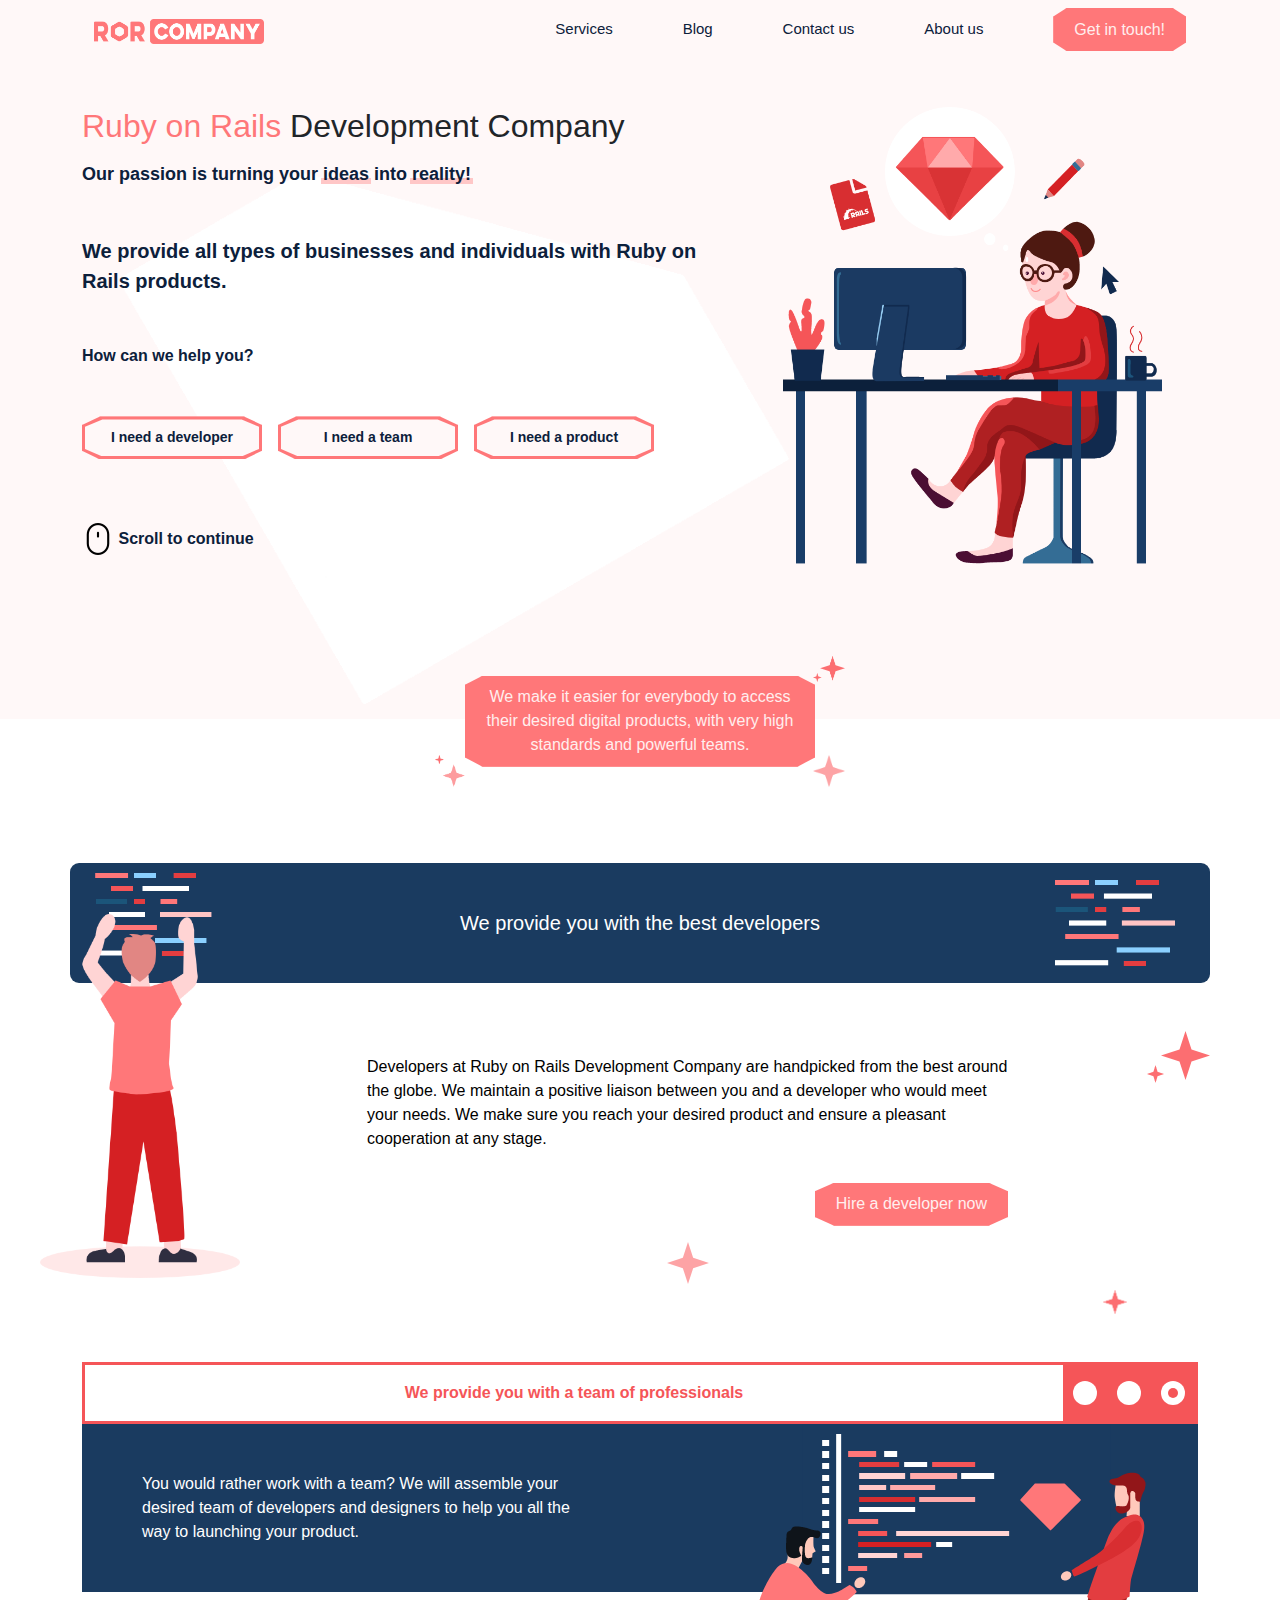
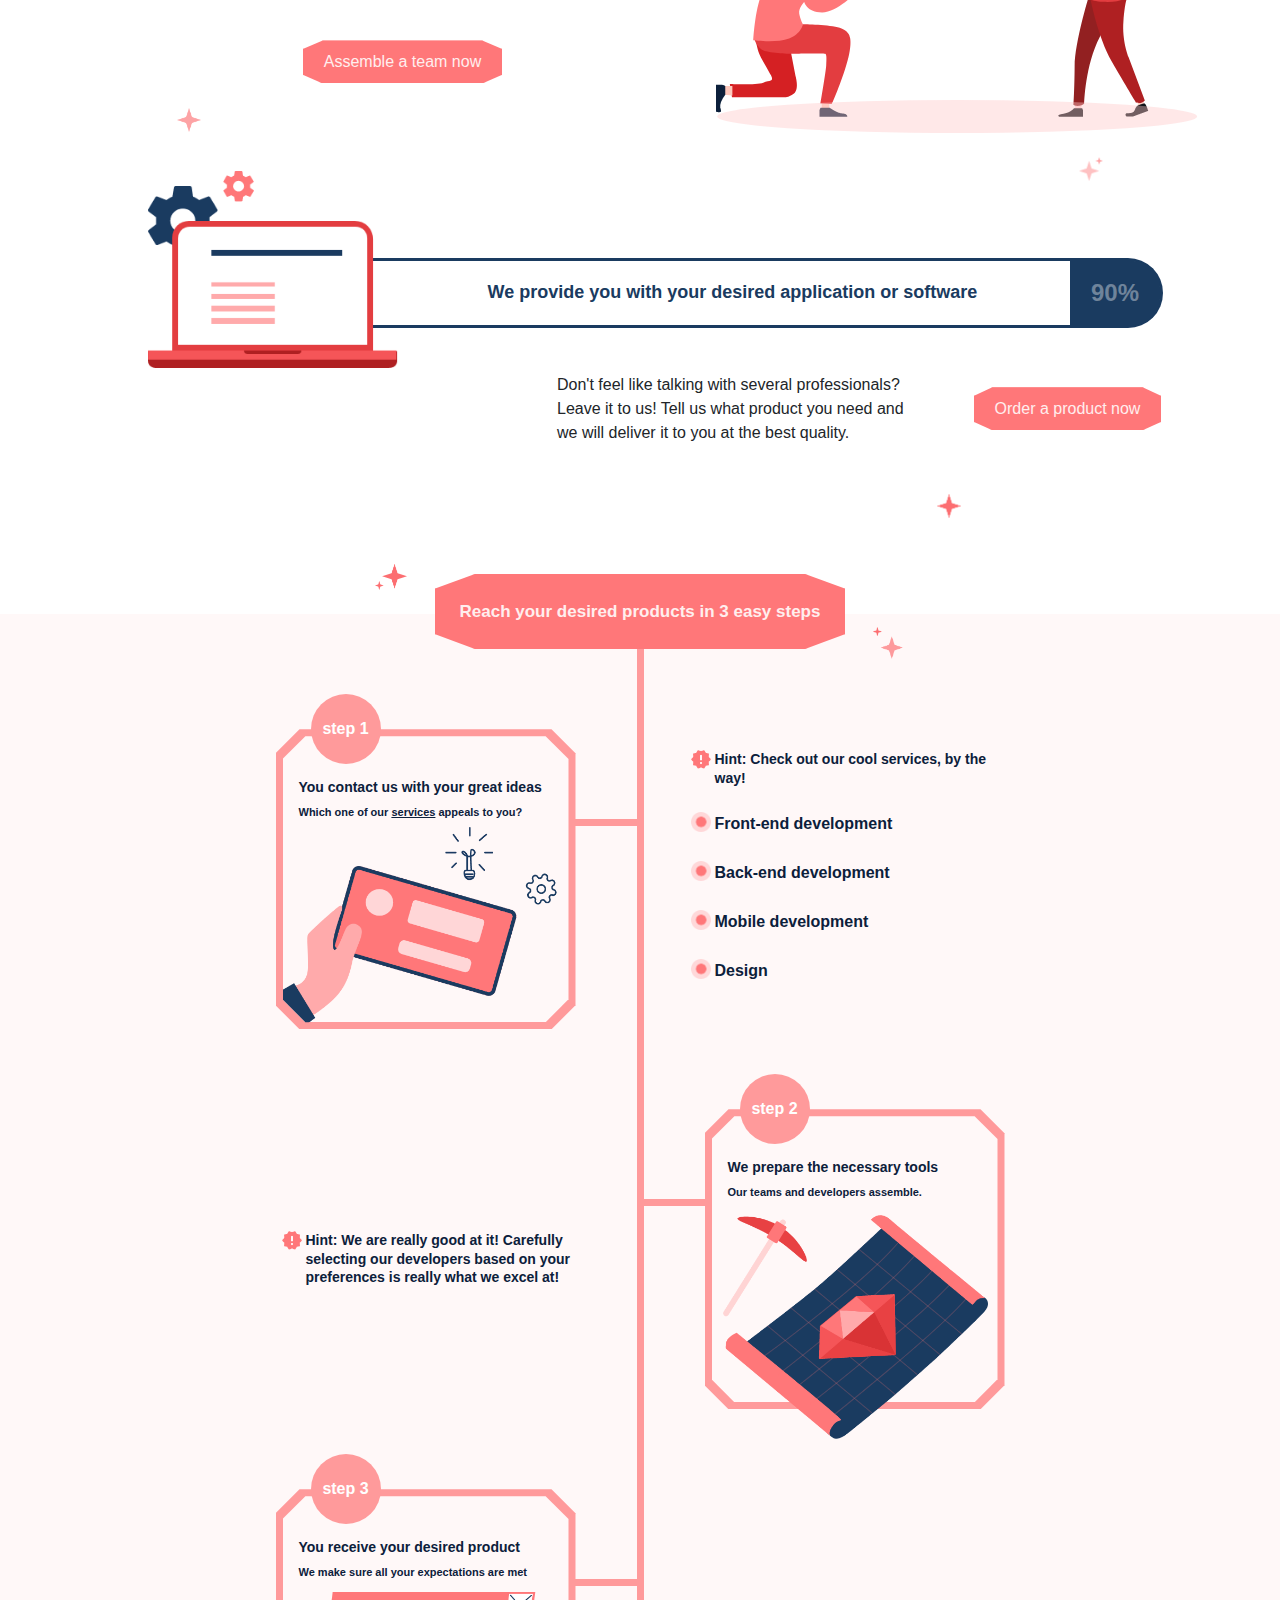
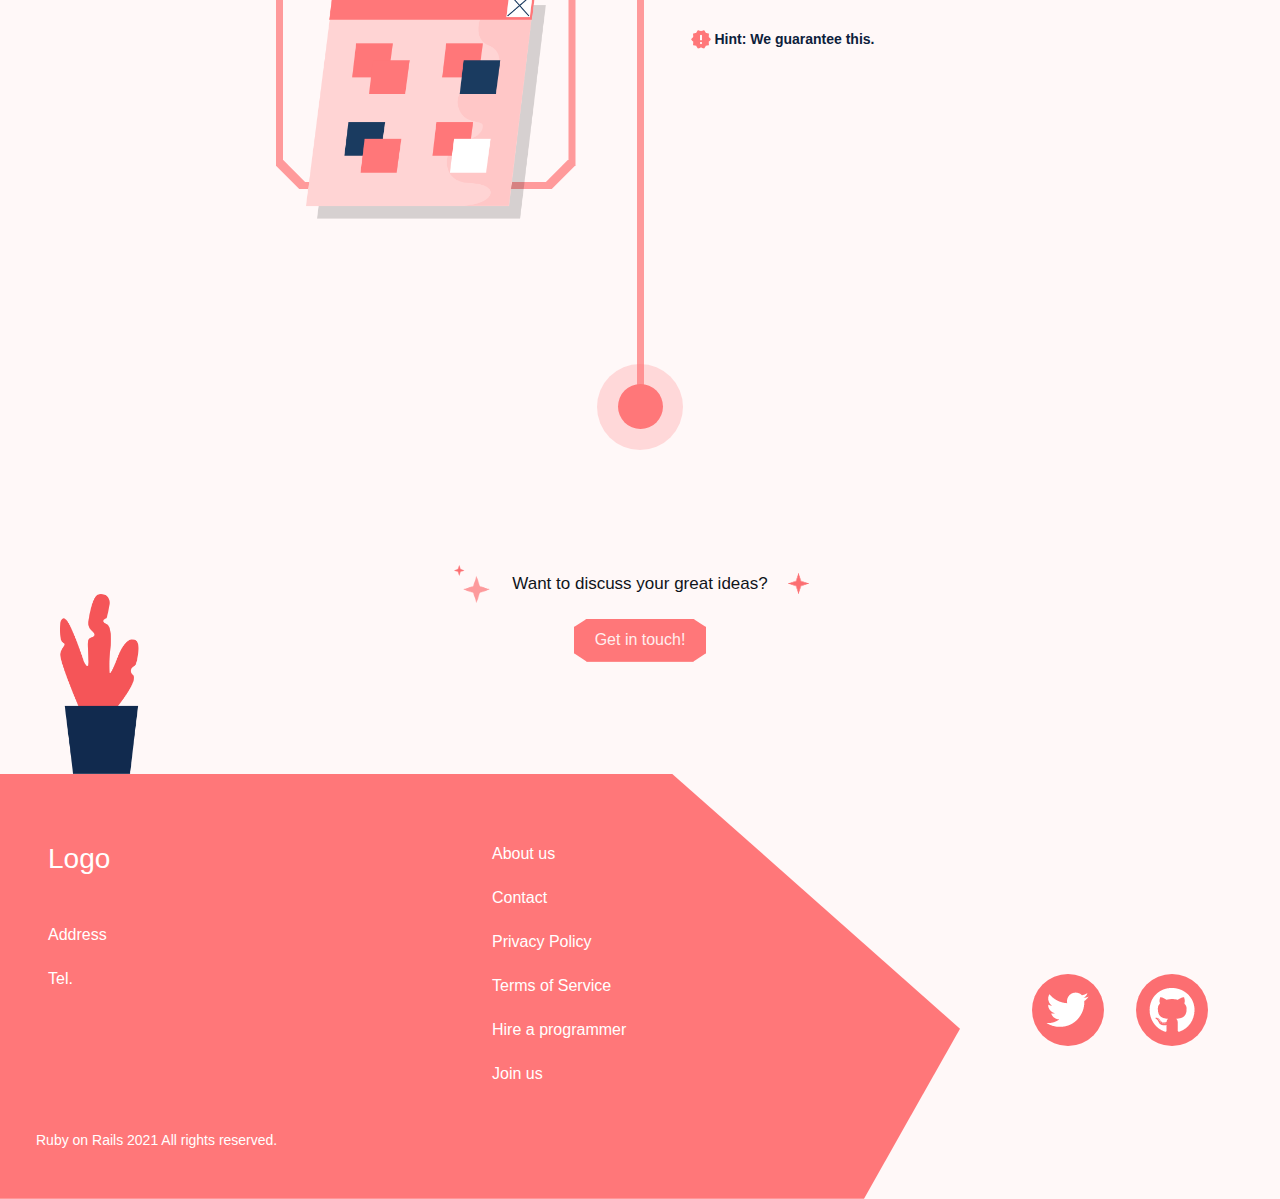
<file: index.html>
<!DOCTYPE html>
<html lang="en">
  <head>
    <meta charset="UTF-8" />
    <meta http-equiv="X-UA-Compatible" content="IE=edge" />
    <meta name="viewport" content="width=device-width, initial-scale=1.0" />
    <title>Ruby on Rails</title>
    <link href="styles/vendors/bootstrap5.min.css" rel="stylesheet" />
    <link rel="stylesheet" href="styles/css/shared.css" type="text/css" />
    <link rel="stylesheet" href="styles/css/landing.css" type="text/css" />
  </head>
  <body>
    <!-- ------------------------------- Navbar -------------------------------- -->
    <nav class="navbar">
      <div class="container px-4">
        <a class="navbar-brand logo" href="./index.html">
          <img src="./images/logo.png" alt="logo" class="img-fluid" />
        </a>

        <div
          type="button"
          data-bs-toggle="offcanvas"
          data-bs-target="#mobile-menu"
          aria-controls="mobile-menu"
          id="hamberger-menu"
          class="d-md-none"
        >
          <span class="line line-1"></span>
          <span class="line line-2"></span>
        </div>

        <div class="d-none d-md-flex flex-md-row navbar-nav">
          <a class="me-4 nav-link" href="./services.html">Services</a>
          <a class="me-4 nav-link" href="./blog.html">Blog</a>
          <a class="me-4 nav-link" href="./contact.html">Contact us</a>
          <a class="me-4 nav-link" href="./about-us.html">About us</a>
          <button
            class="btn btn-octagonal btn-danger"
            data-bs-toggle="modal"
            data-bs-target="#getInTouchModal"
          >
            Get in touch!
          </button>
        </div>
      </div>
    </nav>

    <!-- NOTE: Mobile Menu -->
    <div
      class="offcanvas offcanvas-start"
      tabindex="-1"
      id="mobile-menu"
      aria-labelledby="monile-menu-header"
      data-bs-scroll="true"
      data-bs-backdrop="false"
    >
      <div class="offcanvas-header">
        <a
          href="./index.html"
          class="offcanvas-title text-decoration-none"
          id="monile-menu-header"
        >
          <img
            width="132px"
            class="img-fluid"
            src="./images/logo.png"
            alt="logo"
          />
        </a>
        <button
          type="button"
          class="btn-close text-reset btn-close-white"
          data-bs-dismiss="offcanvas"
          aria-label="Close"
        ></button>
      </div>
      <div class="offcanvas-body">
        <ul>
          <li><a href="./services.html">Services</a></li>
          <li><a href="./blog.html">Blog</a></li>
          <li><a href="./about-us.html">About us</a></li>
          <li><a href="./contact.html">Contact us</a></li>
        </ul>
      </div>
    </div>
    <!-- ----------------- -->
    <!-- ----------------------------------------------------------------------- -->

    <!-- ---------------------------- Intro Section ---------------------------- -->
    <section class="container landing-intro mt-5">
      <div class="row">
        <div class="col-12 col-md-6 col-lg-7">
          <div class="intro-content text-center text-md-start mb-md-5">
            <h1 class="h5 mb-3">
              <span class="text-danger">Ruby on Rails</span>
              <span class="text-dark">Development Company</span>
            </h1>
            <p class="describe text-blue-dark fw-600">
              Our passion is turning your
              <span class="line-border">ideas</span> into
              <span class="line-border">reality!</span>
            </p>
          </div>
          <!-- NOTE: show this element only for Desktop -->
          <div class="d-none d-md-block">
            <div class="mb-4 mb-md-2">
              <div
                class="info-paragraph mb-3 fw-600 text-blue-dark text-center text-md-start mb-md-5"
              >
                We provide all types of businesses and individuals with Ruby on
                Rails products.
              </div>
              <div
                class="fw-600 text-blue-dark text-center text-md-start mt-md-4"
              >
                How can we help you?
              </div>
            </div>

            <div class="my-5 d-flex justify-content-start align-items-center">
              <button
                class="me-2 btn btn-sm btn-outline-octagonal btn-danger min-width-180px mb-3"
              >
                <div
                  class="px-4 py-2 btn-outline-octagonal-content fw-600 text-blue-dark"
                >
                  I need a developer
                </div>
              </button>

              <button
                class="mx-2 btn btn-sm btn-outline-octagonal btn-danger min-width-180px mb-3"
              >
                <div
                  class="px-4 py-2 btn-outline-octagonal-content fw-600 text-blue-dark"
                >
                  I need a team
                </div>
              </button>

              <button
                class="mx-2 btn btn-sm btn-outline-octagonal btn-danger min-width-180px mb-3"
              >
                <div
                  class="px-4 py-2 btn-outline-octagonal-content fw-600 text-blue-dark"
                >
                  I need a product
                </div>
              </button>
            </div>

            <a href="#main" class="text-decoration-none">
              <img width="32px" src="./images/mouse.png" alt="" />
              <span class="fw-600 text-blue-dark">Scroll to continue</span>
            </a>
          </div>
          <!-- ---------------------------------------- -->
        </div>

        <div class="col-12 col-md-6 col-lg-5 px-5">
          <img class="img-fluid" src="./images/landing-main.png" alt="" />
        </div>

        <!-- NOTE: show this element only for mobile -->
        <div class="col-12 my-5 d-md-none">
          <div class="mb-4">
            <div class="mb-3 fw-600 text-blue-dark text-center">
              We provide all types of businesses and individuals with Ruby on
              Rails products.
            </div>
            <div class="fw-600 text-blue-dark text-center">
              How can we help you?
            </div>
          </div>

          <div
            class="d-flex flex-column justify-content-center align-items-center"
          >
            <button
              class="btn btn-sm btn-outline-octagonal btn-danger min-width-180px mb-3"
            >
              <div
                class="px-4 py-2 btn-outline-octagonal-content fw-600 text-blue-dark"
              >
                I need a developer
              </div>
            </button>

            <button
              class="btn btn-sm btn-outline-octagonal btn-danger min-width-180px mb-3"
            >
              <div
                class="px-4 py-2 btn-outline-octagonal-content fw-600 text-blue-dark"
              >
                I need a team
              </div>
            </button>

            <button
              class="btn btn-sm btn-outline-octagonal btn-danger min-width-180px mb-3"
            >
              <div
                class="px-4 py-2 btn-outline-octagonal-content fw-600 text-blue-dark"
              >
                I need a product
              </div>
            </button>
          </div>
        </div>
        <!-- --------------------------------------- -->
      </div>

      <div class="intro-btn-box">
        <div class="intro-btn-icons icon-bx-1"></div>
        <div class="intro-btn-icons icon-bx-2"></div>

        <div class="intro-btn btn-low-octagonal btn btn-danger">
          We make it easier for everybody to access their desired digital
          products, with very high standards and powerful teams.
        </div>
      </div>
    </section>
    <!-- ----------------------------------------------------------------------- -->

    <!-- ---------------------------- Main Section ----------------------------- -->
    <!-- NOTE: show this Section only for mobile -->
    <section class="contaienr bg-white mt-n5 pt-120px d-md-none pb-5">
      <div class="container">
        <div class="row justify-content-center my-4">
          <div class="provide-man-box">
            <div class="text-white mt-4">
              We provide you with the best developers
            </div>
          </div>
          <div class="px-4 text-black">
            Developers at Ruby on Rails Development Company are handpicked from
            the best around the globe. We maintain a positive liaison between
            you and a developer who would meet your needs. We make sure you
            reach your desired product and ensure a pleasant cooperation at any
            stage.
          </div>
          <button class="btn btn-octagonal btn-danger mt-4 mw-250px">
            Hire a developer now
          </button>
        </div>

        <div class="row justify-content-center py-5">
          <div class="code-men-box">
            <div class="code-men-text text-dark mt-2 mt-sm-4">
              We provide you with the best developers
            </div>
          </div>
          <div class="px-4 text-black">
            You would rather work with a team? We will assemble your desired
            team of developers and designers to help you all the way to
            launching your product.
          </div>
          <button class="btn btn-octagonal btn-danger mt-4 mw-250px">
            Assemble a team now
          </button>
        </div>

        <div class="row justify-content-center py-5">
          <div
            class="code-software-box d-flex flex-column justify-content-center align-items-center"
          >
            <div class="code-software-text">
              We provide you with your desired application or software
            </div>

            <img class="img-fluid my-4" src="./images/laptop.png" alt="" />
          </div>
          <div class="px-4 my-4 text-black">
            Don't feel like talking with several professionals? Leave it to us!
            Tell us what product you need and we will deliver it to you at the
            best quality.
          </div>
          <button class="btn btn-octagonal btn-danger mt-4 mw-250px">
            Order a product now
          </button>
        </div>
      </div>
    </section>
    <!-- --------------------------------------- -->

    <!-- NOTE: show this Section only for Desktop -->
    <section
      class="bg-white main-section-desktop mt-n5 pb-5 pt-120px d-none d-md-block"
    >
      <div class="container">
        <!-- ------------- -->
        <div class="row justify-content-center my-4">
          <div class="col-12 provide-man-md-box">
            <div class="row h-100">
              <div class="col-2 img-bx">
                <img
                  class="position-absolute"
                  src="./images/code-man.png"
                  alt=""
                />
              </div>
              <div
                class="col-8 fs-5 text-center d-flex justify-content-center align-items-center"
              >
                We provide you with the best developers
              </div>
              <div class="col-2 code-lines">
                <img src="./images/code-lines.png" alt="" />
              </div>
            </div>
          </div>
          <div class="col-12 mt-5">
            <div class="row">
              <div class="col-3"></div>
              <div class="col-7 d-inline-flex flex-column">
                <p class="text-black mt-4">
                  Developers at Ruby on Rails Development Company are handpicked
                  from the best around the globe. We maintain a positive liaison
                  between you and a developer who would meet your needs. We make
                  sure you reach your desired product and ensure a pleasant
                  cooperation at any stage.
                </p>
                <button
                  class="btn btn-octagonal btn-danger align-self-end mt-3"
                >
                  Hire a developer now
                </button>
              </div>
              <div class="col-2 text-end px-0">
                <img
                  class="img-fluid"
                  src="./images/double-stars-2.png"
                  alt=""
                />
              </div>
            </div>
          </div>
          <div class="col-12 mt-3">
            <div class="row">
              <div class="col-3"></div>
              <div class="col-7 text-center">
                <img src="./images/star-2.png" alt="" />
              </div>
              <div class="col-2 mt-5 text-center">
                <img width="24px" src="./images/star-1.png" alt="" />
              </div>
            </div>
          </div>
        </div>
        <!-- ------------- -->
        <div class="row my-5">
          <div class="col-12 code-men-md-box">
            <div class="code-men-header">
              <p class="text-center fw-600 px-4 m-0 flex-grow-1 py-3">
                We provide you with a team of professionals
              </p>
              <ul class="d-flex m-0 py-3">
                <li></li>
                <li></li>
                <li class="active"></li>
              </ul>
            </div>
            <div class="code-men-main bg-primary text-white">
              <div class="container">
                <div class="row">
                  <div class="col-6 p-5">
                    You would rather work with a team? We will assemble your
                    desired team of developers and designers to help you all the
                    way to launching your product.
                  </div>
                  <div class="code-man-img-bx col-6">
                    <img src="./images/code-men-without-border.png" alt="" />
                  </div>
                </div>
              </div>
            </div>
          </div>

          <div class="col-12 mt-5">
            <div class="row">
              <div class="col-7 text-center">
                <button class="btn btn-octagonal btn-danger">
                  Assemble a team now
                </button>
              </div>
            </div>
          </div>

          <div class="col-12 mt-4">
            <div class="row">
              <div class="col-1"></div>
              <div class="col-3 text-start">
                <img
                  width="24px"
                  class="img-fluid"
                  src="./images/star-2.png"
                  alt=""
                />
              </div>
            </div>
          </div>

          <div class="col-12 mt-4">
            <div class="row">
              <div class="col-9"></div>
              <div class="col-2 text-end">
                <img
                  width="24px"
                  class="img-fluid"
                  src="./images/double-stars-3.png"
                  alt=""
                />
              </div>
              <div class="col-1"></div>
            </div>
          </div>
        </div>
        <!-- ------------- -->
        <div class="row my-5">
          <div class="col-12 code-software-md-box">
            <div class="row">
              <div class="col-3 code-software-md-img-bx">
                <img src="./images/laptop.png" alt="" />
              </div>
              <div class="col-9 code-software-md-text">
                We provide you with your desired application or software
              </div>
            </div>
          </div>

          <div class="col-12 my-5">
            <div class="row">
              <div class="col-4 col-xl-5"></div>
              <div class="col-4">
                Don't feel like talking with several professionals? Leave it to
                us! Tell us what product you need and we will deliver it to you
                at the best quality.
              </div>
              <div
                class="col-4 col-xl-3 d-flex justify-content-center align-items-center"
              >
                <button class="btn btn-octagonal btn-danger">
                  Order a product now
                </button>
              </div>
            </div>
          </div>

          <div class="col-12">
            <div class="row">
              <div class="col-8 col-xl-9"></div>
              <div class="col-4 col-xl-3">
                <img width="24px" src="./images/star-1.png" alt="" />
              </div>
            </div>
          </div>
        </div>
      </div>
    </section>
    <!-- ---------------------------------------- -->
    <!-- ----------------------------------------------------------------------- -->

    <!-- -------------------------- Road Path Section -------------------------- -->
    <section
      class="road-path-section container d-flex justify-content-center px-4 mt-n40px"
    >
      <div class="path-line">
        <div class="circle-shape">
          <img src="./images/circle-shape.png" alt="" />
        </div>
      </div>
      <div class="road-path-container">
        <div class="road-path-btn-bx">
          <button class="road-path-btn btn btn-octagonal btn-danger p-4">
            Reach your desired products in 3 easy steps
          </button>
        </div>
        <!-- ---------- -->
        <div
          class="road-path-box d-flex flex-column justify-content-center align-items-center"
        >
          <div class="road-path-item">
            <div
              class="road-path-item-child path-left-to-right position-relative"
            >
              <div class="steps fw-600">step 1</div>
              <div class="content-bx">
                <div class="content">
                  <div class="title mb-2 px-3">
                    You contact us with your great ideas
                  </div>
                  <div class="description mb-2 px-3">
                    Which one of our
                    <span class="text-decoration-underline">services</span>
                    appeals to you?
                  </div>

                  <div class="img-bx">
                    <img class="img-fluid" src="./images/cheque.png" alt="" />
                  </div>
                </div>
              </div>
            </div>

            <div class="info-bx d-none d-md-block">
              <div class="hint">
                Hint: Check out our cool services, by the way!
              </div>
              <ul class="mt-4">
                <li>Front-end development</li>
                <li>Back-end development</li>
                <li>Mobile development</li>
                <li>Design</li>
              </ul>
            </div>
          </div>
        </div>
        <!-- ---------- -->

        <!-- ---------- -->
        <div class="road-path-box">
          <div class="road-path-item left-bx">
            <div
              class="road-path-item-child path-right-to-left position-relative"
            >
              <div class="steps fw-600">step 2</div>
              <div class="content-bx">
                <div class="content">
                  <div class="title mb-2 px-3">
                    We prepare the necessary tools
                  </div>
                  <div class="description mb-2 px-3">
                    Our teams and developers assemble.
                  </div>
                </div>
              </div>
              <div class="content-img-bx">
                <img
                  class="shovel-img img-fluid"
                  src="./images/shovel.png"
                  alt=""
                />
              </div>
            </div>

            <div class="info-bx d-none d-md-block">
              <div class="hint">
                Hint: We are really good at it! Carefully selecting our
                developers based on your preferences is really what we excel at!
              </div>
            </div>
          </div>
        </div>
        <!-- ---------- -->

        <!-- ---------- -->
        <div class="road-path-box">
          <div class="road-path-item">
            <div
              class="road-path-item-child path-left-to-right position-relative"
            >
              <div class="steps fw-600">step 3</div>
              <div class="content-bx">
                <div class="content">
                  <div class="title mb-2 px-3">
                    You receive your desired product
                  </div>
                  <div class="description mb-2 px-3">
                    We make sure all your expectations are met
                  </div>
                </div>
              </div>
              <div class="content-img-bx">
                <img class="tab-img img-fluid" src="./images/tab.png" alt="" />
              </div>
            </div>

            <div class="info-bx d-none d-md-block">
              <div class="hint">Hint: We guarantee this.</div>
            </div>
          </div>
        </div>
        <!-- ---------- -->
      </div>
    </section>
    <!-- ----------------------------------------------------------------------- -->

    <!-- --------------------------- Discuss Section --------------------------- -->
    <section
      class="container my-5 d-flex flex-column justify-content-center align-items-center"
    >
      <div
        class="discuss-section mb-3 flex-row justify-content-center text-center align-items-center"
      >
        <h2
          class="discuss-text-box d-inline-flex align-items-center justify-content-center flex-column flex-md-row"
        >
          <span>Want to discuss&nbsp;</span>
          <span>your great ideas?</span>
        </h2>
      </div>
      <button
        class="btn btn-octagonal btn-danger"
        data-bs-toggle="modal"
        data-bs-target="#getInTouchModal"
      >
        Get in touch!
      </button>
    </section>
    <!-- ----------------------------------------------------------------------- -->

    <!-- ------------------------------- Footer -------------------------------- -->
    <footer class="container-fluid mx-0">
      <div class="row">
        <div class="col-12 col-md-9 footer-details">
          <div class="row mt-5">
            <div class="col-6 mt-20px ps-5">
              <h3 class="text-white mb-5">Logo</h3>
              <ul class="footer-list">
                <li><a href="#">Address</a></li>
                <li><a href="#">Tel.</a></li>
              </ul>
            </div>

            <div class="col-6">
              <ul class="footer-list">
                <li><a href="#">About us</a></li>
                <li><a href="#">Contact</a></li>
                <li><a href="#">Privacy Policy</a></li>
                <li><a href="#">Terms of Service</a></li>
                <li><a href="#">Hire a programmer</a></li>
                <li><a href="#">Join us</a></li>
              </ul>
            </div>
          </div>

          <div
            class="my-5 text-center d-flex align-items-center justify-content-center d-md-none"
          >
            <div class="mx-3">
              <a href="#"
                ><img
                  class="img-fluid"
                  src="./images/twitter.png"
                  alt="twitter"
                />
              </a>
            </div>
            <div class="mx-3">
              <a href="#">
                <img class="img-fluid" src="./images/github.png" alt="github" />
              </a>
            </div>
          </div>

          <small
            class="text-center text-white d-block my-5 pt-5 pt-md-0 mt-md-4 mb-md-5 text-md-start ps-md-4"
          >
            Ruby on Rails 2021 All rights reserved.
          </small>
        </div>
        <div class="d-none d-md-flex col-md-3 p-0 justify-content-center">
          <div
            class="text-center d-flex align-items-center justify-content-center mt-5"
          >
            <div class="mx-3">
              <a href="#"
                ><img
                  class="img-fluid"
                  src="./images/twitter.png"
                  alt="twitter"
              /></a>
            </div>
            <div class="mx-3">
              <a href="#"
                ><img class="img-fluid" src="./images/github.png" alt="github"
              /></a>
            </div>
          </div>
        </div>
      </div>
    </footer>
    <!-- ----------------------------------------------------------------------- -->

    <!-- ------------------------- Get in Touch Modal -------------------------- -->
    <div
      class="modal fade"
      id="getInTouchModal"
      tabindex="-1"
      aria-labelledby="getInTouchModalLabel"
      aria-hidden="true"
    >
      <div class="modal-dialog modal-dialog-centered">
        <div class="modal-content">
          <div class="modal-header px-5">
            <h5 class="modal-title" id="getInTouchModalLabel">Get in touch!</h5>
            <button
              type="button"
              class="btn-close btn-close-white"
              data-bs-dismiss="modal"
              aria-label="Close"
            ></button>
          </div>
          <div class="modal-body">
            <form action="" class="px-4">
              <div class="mb-3">
                <label for="nameInput" class="form-label text-white"
                  >Name</label
                >
                <input
                  type="text"
                  class="form-control"
                  id="nameInput"
                  aria-describedby="emailHelp"
                />
              </div>
              <div class="mb-3">
                <label for="emailInput" class="form-label text-white"
                  >Email</label
                >
                <input
                  type="email"
                  class="form-control"
                  id="emailInput"
                  aria-describedby="emailHelp"
                />
              </div>
              <div class="mb-3">
                <label for="messageInput" class="form-label text-white"
                  >Message</label
                >
                <textarea
                  class="form-control"
                  id="messageInput"
                  rows="6"
                ></textarea>
              </div>

              <button class="btn btn-octagonal btn-danger mb-3">Submit</button>
            </form>
          </div>
        </div>
      </div>
    </div>
    <!-- ----------------------------------------------------------------------- -->

    <!-- ------------------------------- scripts ------------------------------- -->
    <script src="./scripts/vendors/bootstrap5.min.js"></script>
    <!-- ----------------------------------------------------------------------- -->
  </body>
</html>
</file>
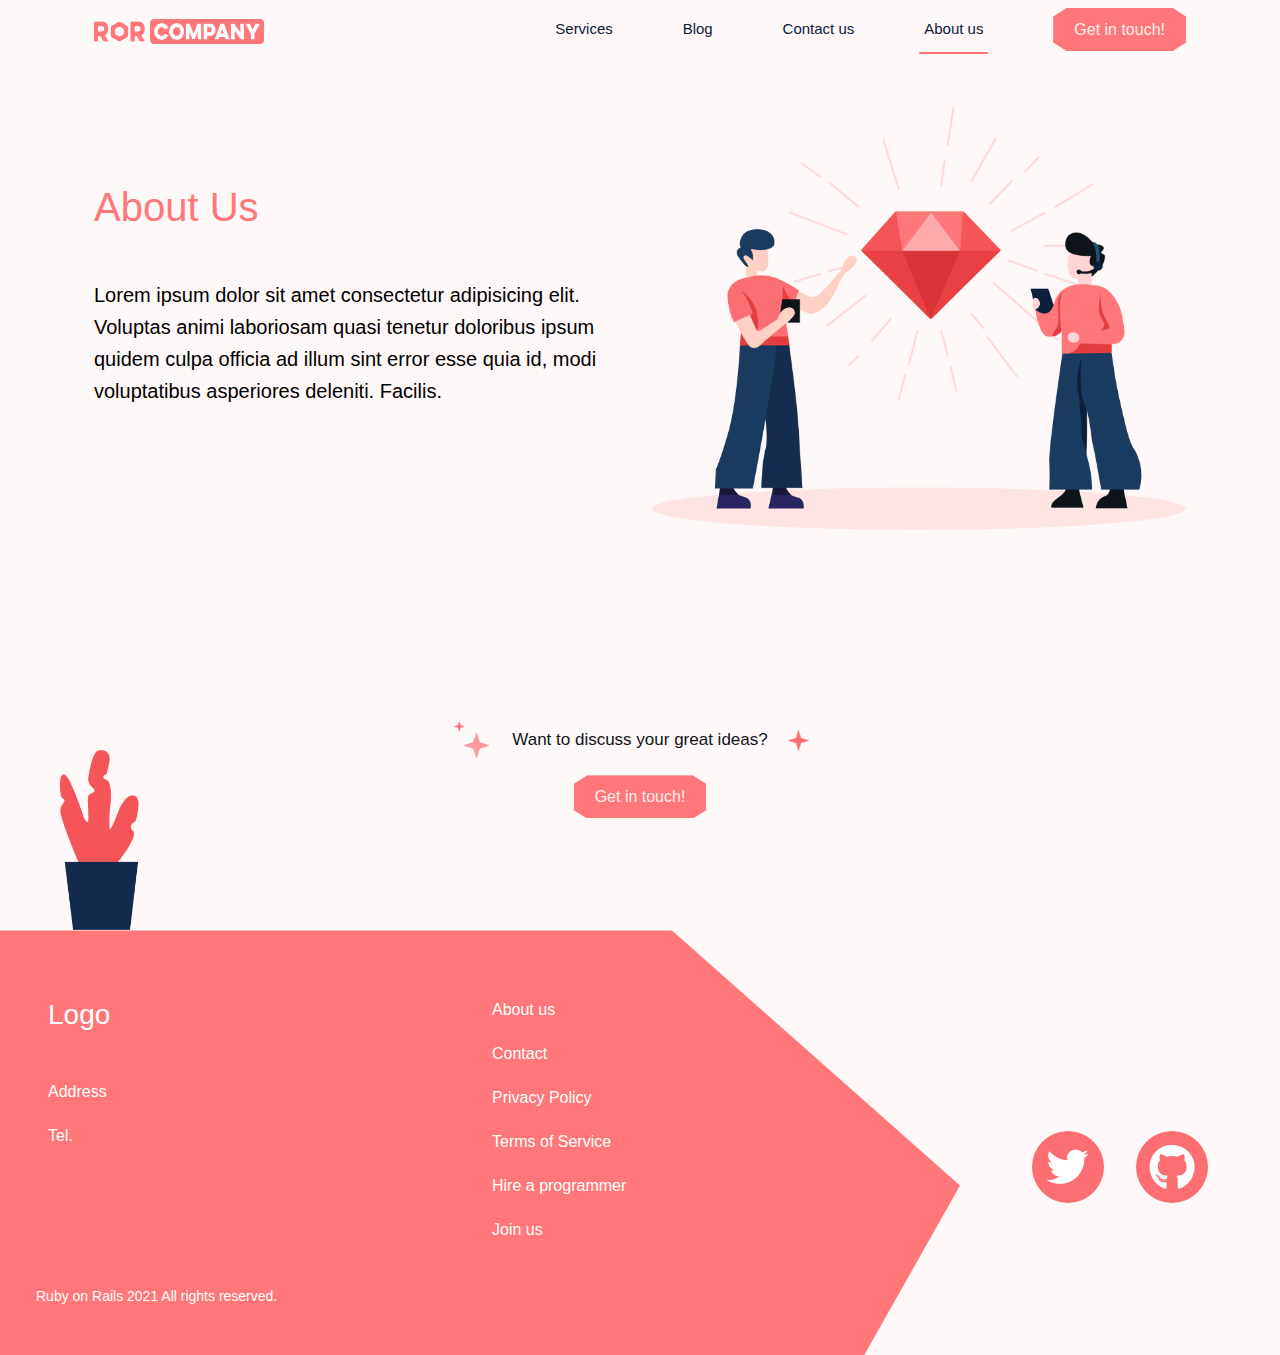
<file: about-us.html>
<!DOCTYPE html>
<html lang="en">
  <head>
    <meta charset="UTF-8" />
    <meta http-equiv="X-UA-Compatible" content="IE=edge" />
    <meta name="viewport" content="width=device-width, initial-scale=1.0" />
    <title>Ruby on Rails</title>
    <link href="styles/vendors/bootstrap5.min.css" rel="stylesheet" />
    <link rel="stylesheet" href="styles/css/shared.css" type="text/css" />
    <link rel="stylesheet" href="styles/css/about.css" type="text/css" />
  </head>
  <body>
    <!-- ------------------------------- Navbar -------------------------------- -->
    <nav class="navbar">
      <div class="container px-4">
        <a class="navbar-brand logo" href="./index.html">
          <img src="./images/logo.png" alt="logo" class="img-fluid" />
        </a>

        <div
          type="button"
          data-bs-toggle="offcanvas"
          data-bs-target="#mobile-menu"
          aria-controls="mobile-menu"
          id="hamberger-menu"
          class="d-md-none"
        >
          <span class="line line-1"></span>
          <span class="line line-2"></span>
        </div>

        <div class="d-none d-md-flex flex-md-row navbar-nav">
          <a class="me-4 nav-link" href="./services.html">Services</a>
          <a class="me-4 nav-link" href="./blog.html">Blog</a>
          <a class="me-4 nav-link" href="./contact.html">Contact us</a>
          <a class="me-4 nav-link active" href="./about-us.html">About us</a>
          <button
            class="btn btn-octagonal btn-danger"
            data-bs-toggle="modal"
            data-bs-target="#getInTouchModal"
          >
            Get in touch!
          </button>
        </div>
      </div>
    </nav>

    <!-- NOTE: Mobile Menu -->
    <div
      class="offcanvas offcanvas-start"
      tabindex="-1"
      id="mobile-menu"
      aria-labelledby="monile-menu-header"
      data-bs-scroll="true"
      data-bs-backdrop="false"
    >
      <div class="offcanvas-header">
        <a
          href="./index.html"
          class="offcanvas-title text-decoration-none"
          id="monile-menu-header"
        >
          <img
            width="132px"
            class="img-fluid"
            src="./images/logo.png"
            alt="logo"
          />
        </a>
        <button
          type="button"
          class="btn-close text-reset btn-close-white"
          data-bs-dismiss="offcanvas"
          aria-label="Close"
        ></button>
      </div>
      <div class="offcanvas-body">
        <ul>
          <li><a href="./services.html">Services</a></li>
          <li><a href="./blog.html">Blog</a></li>
          <li><a href="./about-us.html">About us</a></li>
          <li><a href="./contact.html">Contact us</a></li>
        </ul>
      </div>
    </div>
    <!-- ----------------- -->
    <!-- ----------------------------------------------------------------------- -->

    <section class="container px-4 mt-5 d-md-flex about-intro">
      <div class="row align-items-md-center">
        <div class="col-12 col-md-6">
          <h1 class="text-danger">About Us</h1>
          <p class="my-4 my-md-5 intro-text">
            Lorem ipsum dolor sit amet consectetur adipisicing elit. Voluptas
            animi laboriosam quasi tenetur doloribus ipsum quidem culpa officia
            ad illum sint error esse quia id, modi voluptatibus asperiores
            deleniti. Facilis.
          </p>
        </div>
        <div class="col-12 col-md-6 mb-5 mb-md-0">
          <img class="img-fluid" src="./images/about-us.png" alt="about-us" />
        </div>
      </div>
    </section>

    <!-- --------------------------- Discuss Section --------------------------- -->
    <section
      class="container my-5 d-flex flex-column justify-content-center align-items-center"
    >
      <div
        class="discuss-section mb-3 flex-row justify-content-center text-center align-items-center"
      >
        <h2
          class="discuss-text-box d-inline-flex align-items-center justify-content-center flex-column flex-md-row"
        >
          <span>Want to discuss&nbsp;</span>
          <span>your great ideas?</span>
        </h2>
      </div>
      <button
        class="btn btn-octagonal btn-danger"
        data-bs-toggle="modal"
        data-bs-target="#getInTouchModal"
      >
        Get in touch!
      </button>
    </section>
    <!-- ----------------------------------------------------------------------- -->

    <!-- ------------------------------- Footer -------------------------------- -->

    <footer class="container-fluid mx-0">
      <div class="row">
        <div class="col-12 col-md-9 footer-details">
          <div class="row mt-5">
            <div class="col-6 mt-20px ps-5">
              <h3 class="text-white mb-5">Logo</h3>
              <ul class="footer-list">
                <li><a href="#">Address</a></li>
                <li><a href="#">Tel.</a></li>
              </ul>
            </div>

            <div class="col-6">
              <ul class="footer-list">
                <li><a href="#">About us</a></li>
                <li><a href="#">Contact</a></li>
                <li><a href="#">Privacy Policy</a></li>
                <li><a href="#">Terms of Service</a></li>
                <li><a href="#">Hire a programmer</a></li>
                <li><a href="#">Join us</a></li>
              </ul>
            </div>
          </div>

          <div
            class="my-5 text-center d-flex align-items-center justify-content-center d-md-none"
          >
            <div class="mx-3">
              <a href="#"
                ><img
                  class="img-fluid"
                  src="./images/twitter.png"
                  alt="twitter"
                />
              </a>
            </div>
            <div class="mx-3">
              <a href="#">
                <img class="img-fluid" src="./images/github.png" alt="github" />
              </a>
            </div>
          </div>

          <small
            class="text-center text-white d-block my-5 pt-5 pt-md-0 mt-md-4 mb-md-5 text-md-start ps-md-4"
          >
            Ruby on Rails 2021 All rights reserved.
          </small>
        </div>
        <div class="d-none d-md-flex col-md-3 p-0 justify-content-center">
          <div
            class="text-center d-flex align-items-center justify-content-center mt-5"
          >
            <div class="mx-3">
              <a href="#"
                ><img
                  class="img-fluid"
                  src="./images/twitter.png"
                  alt="twitter"
              /></a>
            </div>
            <div class="mx-3">
              <a href="#"
                ><img class="img-fluid" src="./images/github.png" alt="github"
              /></a>
            </div>
          </div>
        </div>
      </div>
    </footer>

    <!-- ----------------------------------------------------------------------- -->

    <!-- ------------------------- Get in Touch Modal -------------------------- -->
    <div
      class="modal fade"
      id="getInTouchModal"
      tabindex="-1"
      aria-labelledby="getInTouchModalLabel"
      aria-hidden="true"
    >
      <div class="modal-dialog modal-dialog-centered">
        <div class="modal-content">
          <div class="modal-header px-5">
            <h5 class="modal-title" id="getInTouchModalLabel">Get in touch!</h5>
            <button
              type="button"
              class="btn-close btn-close-white"
              data-bs-dismiss="modal"
              aria-label="Close"
            ></button>
          </div>
          <div class="modal-body">
            <form action="" class="px-4">
              <div class="mb-3">
                <label for="nameInput" class="form-label text-white"
                  >Name</label
                >
                <input
                  type="text"
                  class="form-control"
                  id="nameInput"
                  aria-describedby="emailHelp"
                />
              </div>
              <div class="mb-3">
                <label for="emailInput" class="form-label text-white"
                  >Email</label
                >
                <input
                  type="email"
                  class="form-control"
                  id="emailInput"
                  aria-describedby="emailHelp"
                />
              </div>
              <div class="mb-3">
                <label for="messageInput" class="form-label text-white"
                  >Message</label
                >
                <textarea
                  class="form-control"
                  id="messageInput"
                  rows="6"
                ></textarea>
              </div>

              <button class="btn btn-octagonal btn-danger mb-3">Submit</button>
            </form>
          </div>
        </div>
      </div>
    </div>
    <!-- ----------------------------------------------------------------------- -->

    <!-- ------------------------------- scripts ------------------------------- -->
    <script src="./scripts/vendors/bootstrap5.min.js"></script>
    <!-- ----------------------------------------------------------------------- -->
  </body>
</html>
</file>
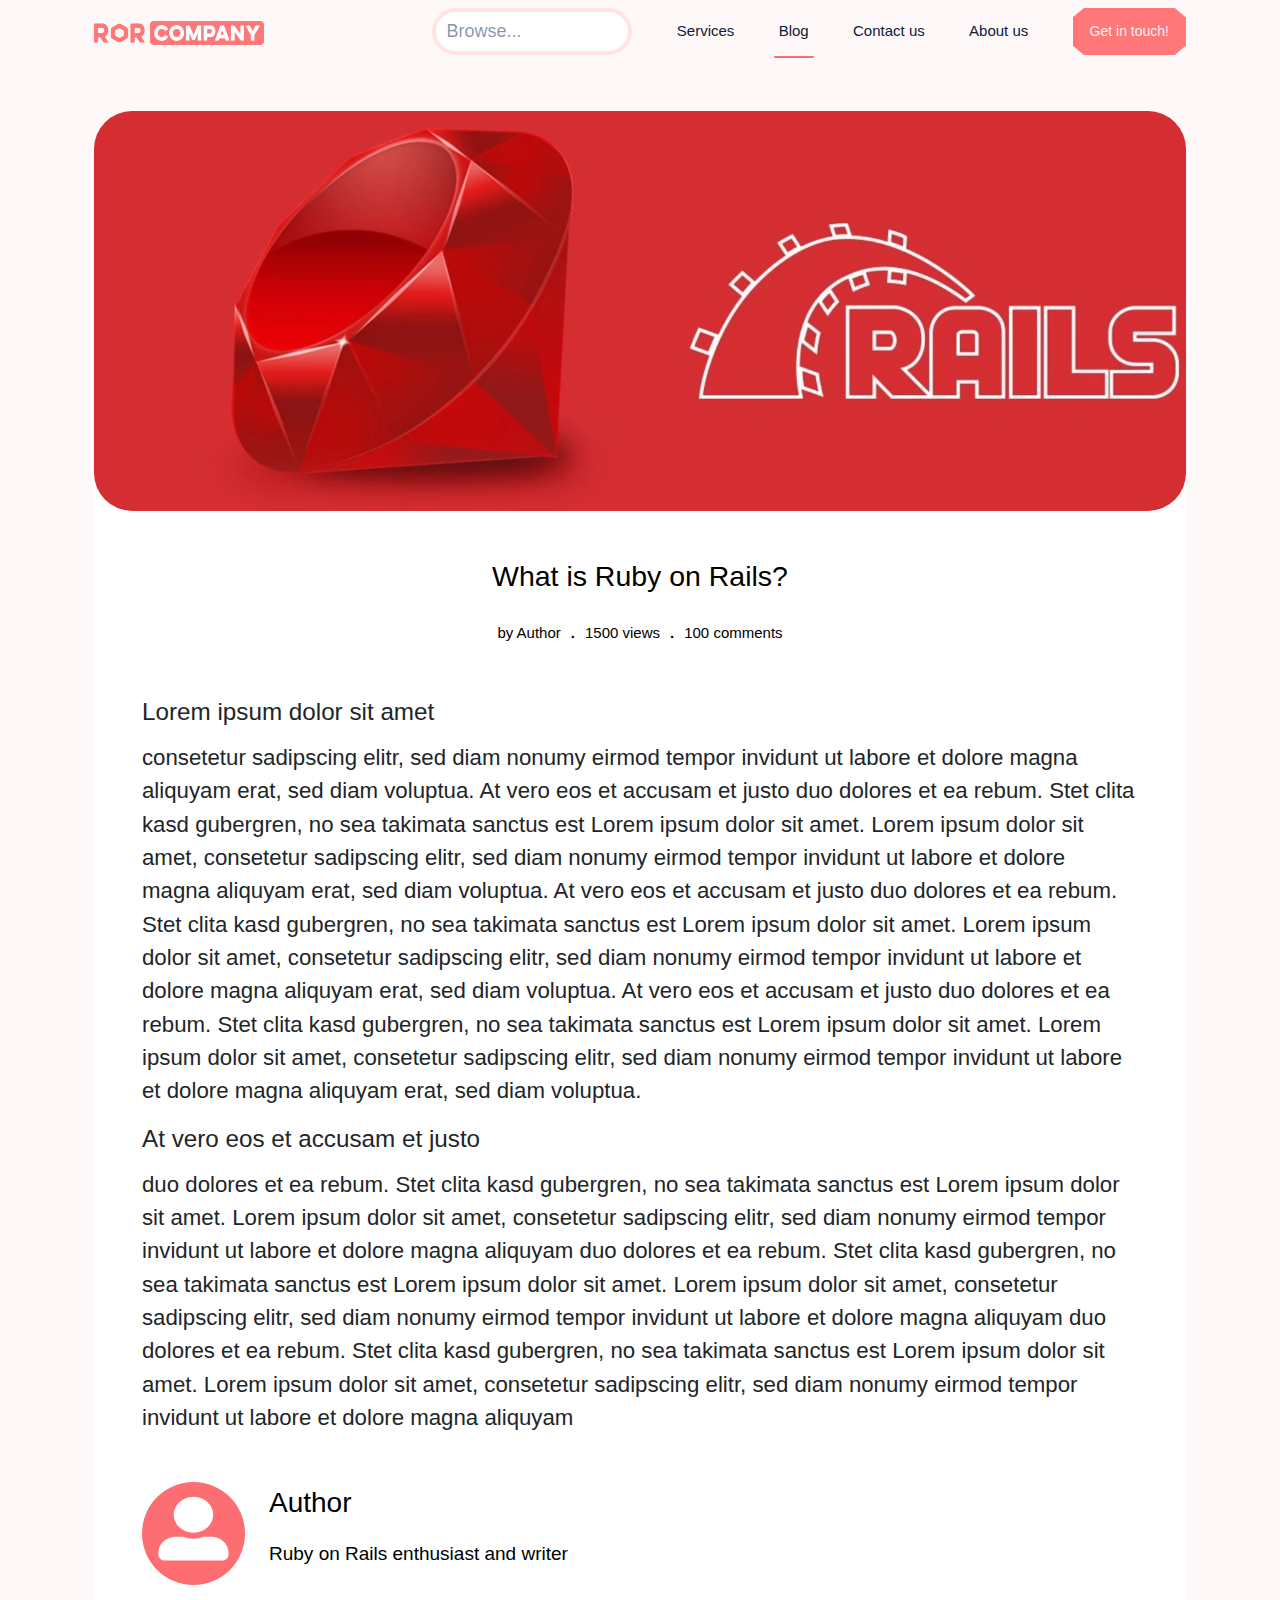
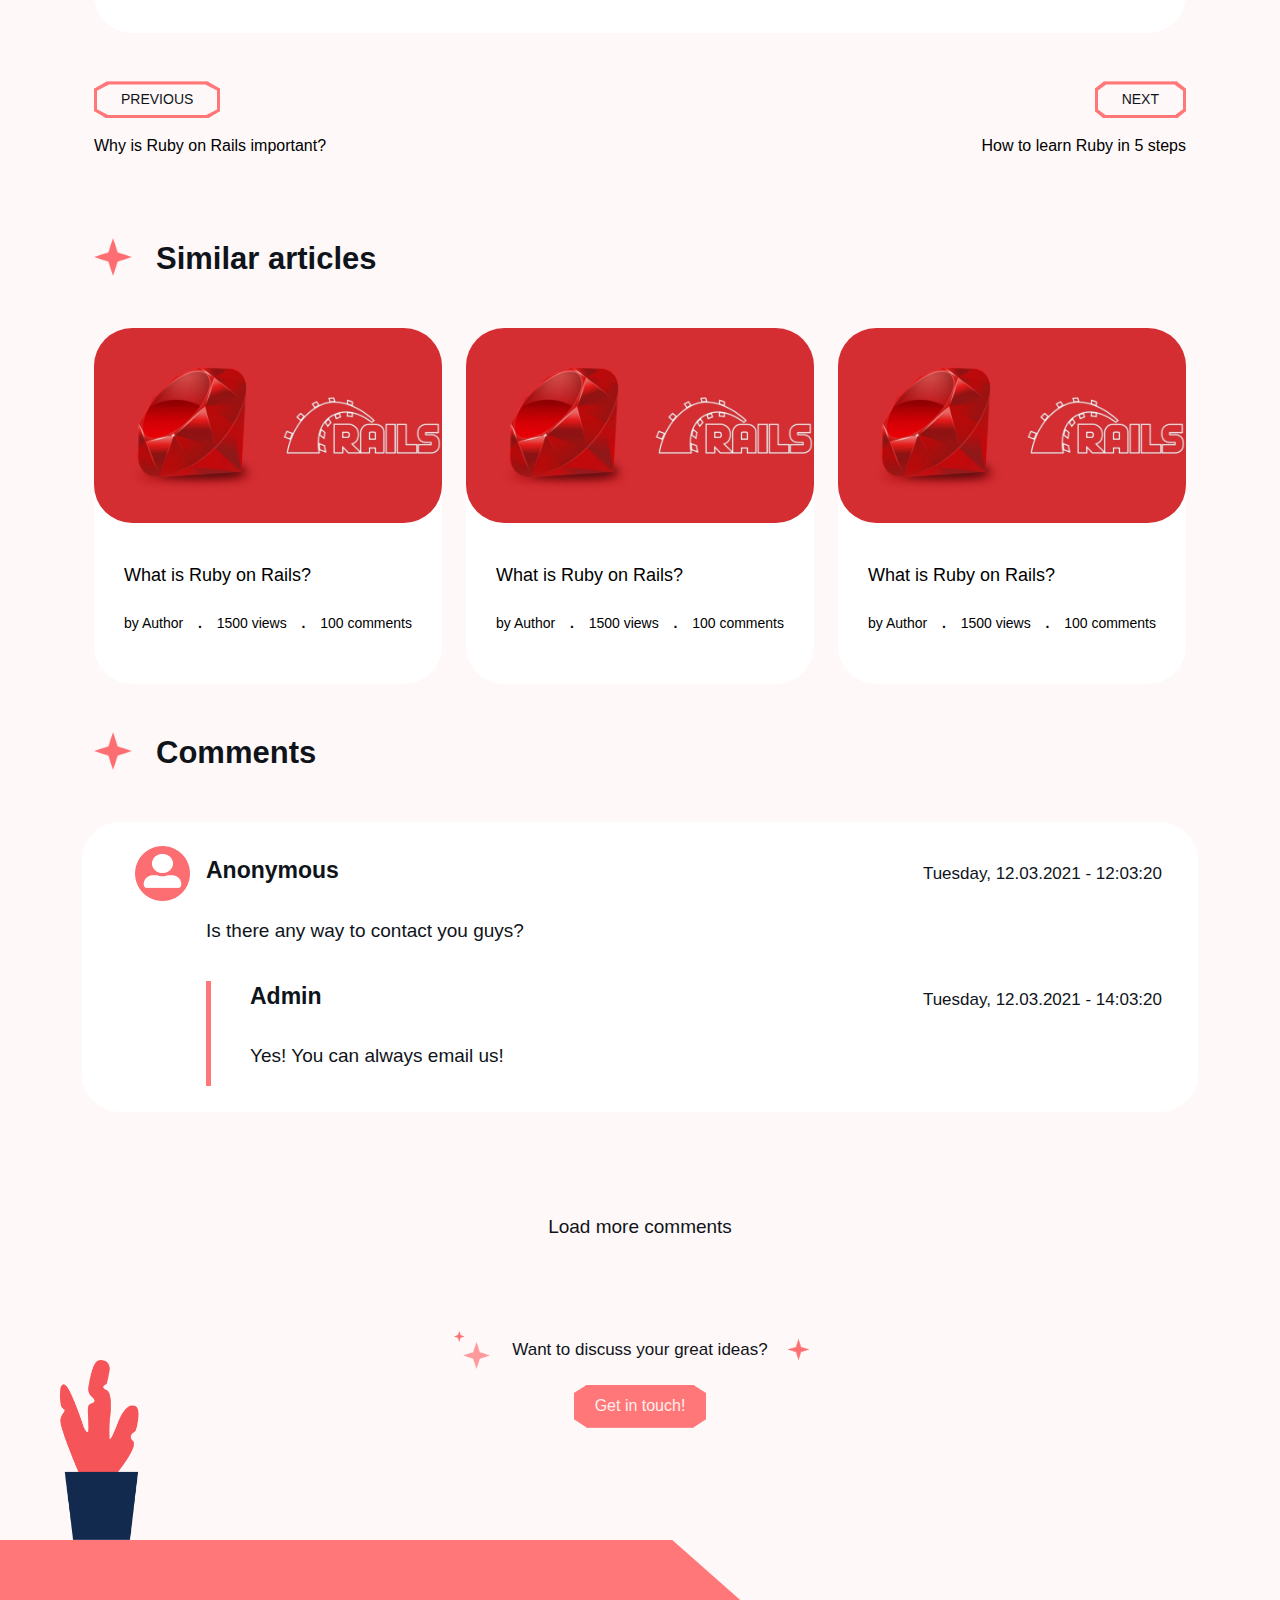
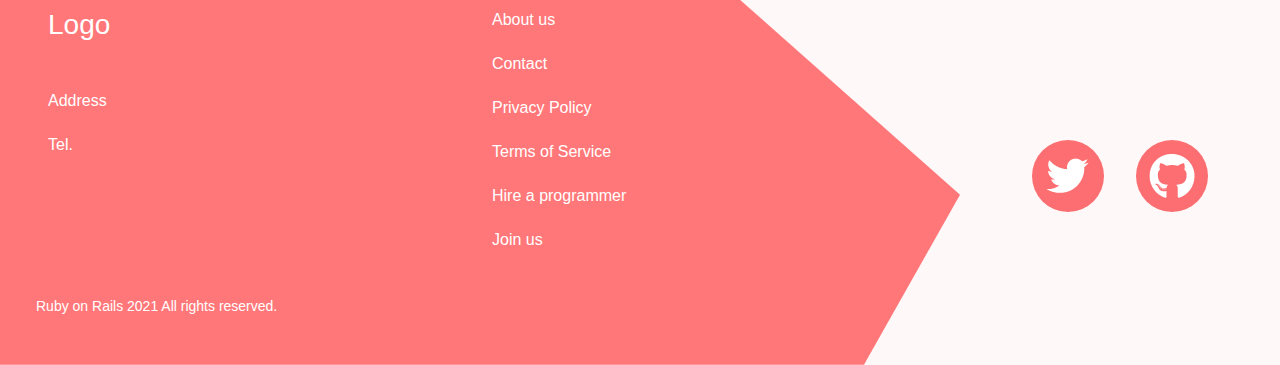
<file: article.html>
<!DOCTYPE html>
<html lang="en">
  <head>
    <meta charset="UTF-8" />
    <meta http-equiv="X-UA-Compatible" content="IE=edge" />
    <meta name="viewport" content="width=device-width, initial-scale=1.0" />
    <title>Ruby on Rails</title>
    <link href="styles/vendors/bootstrap5.min.css" rel="stylesheet" />
    <link rel="stylesheet" href="styles/css/shared.css" type="text/css" />
    <link rel="stylesheet" href="styles/css/acticle.css" type="text/css" />
  </head>
  <body>
    <!-- ------------------------------- Navbar -------------------------------- -->
    <nav class="navbar">
      <div class="container px-4 px-md-0 px-lg-4">
        <a class="navbar-brand logo hasSearch" href="./index.html">
          <img src="./images/logo.png" alt="logo" class="img-fluid" />
        </a>

        <div
          type="button"
          data-bs-toggle="offcanvas"
          data-bs-target="#mobile-menu"
          aria-controls="mobile-menu"
          id="hamberger-menu"
          class="d-md-none"
        >
          <span class="line line-1"></span>
          <span class="line line-2"></span>
        </div>

        <div class="d-none d-md-flex flex-md-row navbar-nav">
          <input
            type="search"
            placeholder="Browse..."
            class="me-md-3 me-lg-4 search-input"
          />

          <a class="me-md-3 me-lg-4 nav-link" href="./services.html">
            Services
          </a>
          <a class="me-md-3 me-lg-4 nav-link active" href="./blog.html">Blog</a>
          <a class="me-md-3 me-lg-4 nav-link" href="./contact.html">
            Contact us
          </a>
          <a class="me-md-3 me-lg-4 nav-link" href="./about-us.html">
            About us
          </a>
          <button
            data-bs-toggle="modal"
            data-bs-target="#getInTouchModal"
            class="btn btn-octagonal btn-danger btn-sm pt-2 px-3"
          >
            Get in touch!
          </button>
        </div>
      </div>
    </nav>

    <!-- NOTE: Mobile Menu -->
    <div
      class="offcanvas offcanvas-start"
      tabindex="-1"
      id="mobile-menu"
      aria-labelledby="monile-menu-header"
      data-bs-scroll="true"
      data-bs-backdrop="false"
    >
      <div class="offcanvas-header">
        <a
          href="./index.html"
          class="offcanvas-title text-decoration-none"
          id="monile-menu-header"
        >
          <img
            width="132px"
            class="img-fluid"
            src="./images/logo.png"
            alt="logo"
          />
        </a>
        <button
          type="button"
          class="btn-close text-reset btn-close-white"
          data-bs-dismiss="offcanvas"
          aria-label="Close"
        ></button>
      </div>
      <div class="offcanvas-body">
        <ul>
          <li><a href="./services.html">Services</a></li>
          <li><a href="./blog.html">Blog</a></li>
          <li><a href="./about-us.html">About us</a></li>
          <li><a href="./contact.html">Contact us</a></li>
        </ul>
      </div>
    </div>
    <!-- ----------------- -->
    <!-- ----------------------------------------------------------------------- -->

    <!-- --------------------------- Article Section --------------------------- -->
    <section class="container px-4 my-5">
      <!-- Article -->
      <article class="article-section bg-white pb-5">
        <div class="img-bx">
          <img class="img-fluid" src="./images/blog-img.webp" alt="article" />
        </div>

        <div
          class="article-title-bx mt-4 d-flex flex-column justify-content-center align-items-center mt-md-5"
        >
          <h3 class="text-black mb-4">What is Ruby on Rails?</h3>
          <ul class="mb-4">
            <li>by Author</li>
            <li class="fw-bolder">.</li>
            <li>1500 views</li>
            <li class="fw-bolder">.</li>
            <li>100 comments</li>
          </ul>
        </div>

        <div class="paragraph-section px-4 px-md-5 mt-md-4">
          <h4>Lorem ipsum dolor sit amet</h4>
          <p>
            consetetur sadipscing elitr, sed diam nonumy eirmod tempor invidunt
            ut labore et dolore magna aliquyam erat, sed diam voluptua. At vero
            eos et accusam et justo duo dolores et ea rebum. Stet clita kasd
            gubergren, no sea takimata sanctus est Lorem ipsum dolor sit amet.
            Lorem ipsum dolor sit amet, consetetur sadipscing elitr, sed diam
            nonumy eirmod tempor invidunt ut labore et dolore magna aliquyam
            erat, sed diam voluptua. At vero eos et accusam et justo duo dolores
            et ea rebum. Stet clita kasd gubergren, no sea takimata sanctus est
            Lorem ipsum dolor sit amet. Lorem ipsum dolor sit amet, consetetur
            sadipscing elitr, sed diam nonumy eirmod tempor invidunt ut labore
            et dolore magna aliquyam erat, sed diam voluptua. At vero eos et
            accusam et justo duo dolores et ea rebum. Stet clita kasd gubergren,
            no sea takimata sanctus est Lorem ipsum dolor sit amet. Lorem ipsum
            dolor sit amet, consetetur sadipscing elitr, sed diam nonumy eirmod
            tempor invidunt ut labore et dolore magna aliquyam erat, sed diam
            voluptua.
          </p>
          <h4>At vero eos et accusam et justo</h4>
          <p>
            duo dolores et ea rebum. Stet clita kasd gubergren, no sea takimata
            sanctus est Lorem ipsum dolor sit amet. Lorem ipsum dolor sit amet,
            consetetur sadipscing elitr, sed diam nonumy eirmod tempor invidunt
            ut labore et dolore magna aliquyam duo dolores et ea rebum. Stet
            clita kasd gubergren, no sea takimata sanctus est Lorem ipsum dolor
            sit amet. Lorem ipsum dolor sit amet, consetetur sadipscing elitr,
            sed diam nonumy eirmod tempor invidunt ut labore et dolore magna
            aliquyam duo dolores et ea rebum. Stet clita kasd gubergren, no sea
            takimata sanctus est Lorem ipsum dolor sit amet. Lorem ipsum dolor
            sit amet, consetetur sadipscing elitr, sed diam nonumy eirmod tempor
            invidunt ut labore et dolore magna aliquyam
          </p>
        </div>

        <div
          class="mt-5 article-author-bx d-flex flex-column justify-content-center align-items-center flex-md-row justify-content-md-start align-items-md-start ps-md-5"
        >
          <div class="author-img-bx">
            <img class="img-fluid" src="./images/avatar.png" alt="avatar" />
          </div>

          <div
            class="mt-3 mt-md-0 d-flex flex-column justify-content-center align-items-center justify-content-md-center align-items-md-start ms-md-4"
          >
            <div class="author-name mb-3 text-black">Author</div>
            <div class="author-des text-black">
              Ruby on Rails enthusiast and writer
            </div>
          </div>
        </div>
      </article>
      <!-- ------- -->

      <!-- another Article Button -->
      <div class="mt-5 d-flex justify-content-between align-items-center">
        <div class="me-2">
          <button class="mb-3 btn btn-sm btn-outline-octagonal btn-danger">
            <div class="px-4 btn-outline-octagonal-content">PREVIOUS</div>
          </button>
          <div class="text-black another-article-text">
            Why is Ruby on Rails important?
          </div>
        </div>

        <div class="d-flex flex-column align-items-end ms-2">
          <button class="mb-3 btn btn-sm btn-outline-octagonal btn-danger">
            <div class="px-4 btn-outline-octagonal-content">NEXT</div>
          </button>
          <div class="text-black another-article-text">
            How to learn Ruby in 5 steps
          </div>
        </div>
      </div>
      <!-- ---------------------- -->
    </section>
    <!-- ----------------------------------------------------------------------- -->

    <!-- -------------------------- similar Articles --------------------------- -->
    <section class="container px-4 similar-articles-box">
      <div class="section-header">Similar articles</div>
      <div class="row">
        <div
          class="col-12 col-md-6 col-lg-4 mt-5 d-flex justify-content-center"
        >
          <!-- Similar Article Card -->
          <article class="suggest-article-card">
            <div class="img-bx">
              <img class="img-fluid" src="./images/blog-img.webp" alt="post" />
            </div>
            <div class="content">
              <div class="title">What is Ruby on Rails?</div>
              <ul class="details">
                <li>by Author</li>
                <li class="fw-bolder">.</li>
                <li>1500 views</li>
                <li class="fw-bolder">.</li>
                <li>100 comments</li>
              </ul>
            </div>
          </article>
          <!-- -------------------- -->
        </div>
        <div
          class="col-12 col-md-6 col-lg-4 mt-5 d-flex justify-content-center"
        >
          <!-- Similar Article Card -->
          <article class="suggest-article-card">
            <div class="img-bx">
              <img class="img-fluid" src="./images/blog-img.webp" alt="post" />
            </div>
            <div class="content">
              <div class="title">What is Ruby on Rails?</div>
              <ul class="details">
                <li>by Author</li>
                <li class="fw-bolder">.</li>
                <li>1500 views</li>
                <li class="fw-bolder">.</li>
                <li>100 comments</li>
              </ul>
            </div>
          </article>
          <!-- -------------------- -->
        </div>
        <div
          class="col-12 col-md-6 col-lg-4 mt-5 d-flex justify-content-center"
        >
          <!-- Similar Article Card -->
          <article class="suggest-article-card">
            <div class="img-bx">
              <img class="img-fluid" src="./images/blog-img.webp" alt="post" />
            </div>
            <div class="content">
              <div class="title">What is Ruby on Rails?</div>
              <ul class="details">
                <li>by Author</li>
                <li class="fw-bolder">.</li>
                <li>1500 views</li>
                <li class="fw-bolder">.</li>
                <li>100 comments</li>
              </ul>
            </div>
          </article>
          <!-- -------------------- -->
        </div>
      </div>
    </section>
    <!-- ----------------------------------------------------------------------- -->

    <!-- -------------------------- Comments Section --------------------------- -->
    <section class="container px-4 my-5 mb-md-0">
      <div class="section-header">Comments</div>
      <!-- comment box -->
      <div class="row comments-box mt-5 p-4">
        <!-- comment -->
        <div class="comment">
          <div class="d-flex mb-4 mb-md-3">
            <img class="avatar" src="./images/avatar.png" alt="avatar" />
            <div
              class="ms-3 flex-md-grow-1 d-md-flex align-items-md-center justify-content-md-between"
            >
              <div class="title">Anonymous</div>
              <div class="time">Tuesday, 12.03.2021 - 12:03:20</div>
            </div>
          </div>
          <p class="text mb-0">Is there any way to contact you guys?</p>
        </div>
        <!-- ------- -->

        <!-- reply comment -->
        <div class="replay-comment">
          <div
            class="mb-4 content flex-md-grow-1 d-md-flex align-items-md-center justify-content-md-between"
          >
            <div class="title">Admin</div>
            <div class="time">Tuesday, 12.03.2021 - 14:03:20</div>
          </div>
          <p class="text">Yes! You can always email us!</p>
        </div>
        <!-- ------------- -->
      </div>
      <!-- ----------- -->
      <div class="more-comments">Load more comments</div>
    </section>
    <!-- ----------------------------------------------------------------------- -->

    <!-- --------------------------- Discuss Section --------------------------- -->
    <section
      class="container my-5 d-flex flex-column justify-content-center align-items-center"
    >
      <div
        class="discuss-section mb-3 flex-row justify-content-center text-center align-items-center"
      >
        <h2
          class="discuss-text-box d-inline-flex align-items-center justify-content-center flex-column flex-md-row"
        >
          <span>Want to discuss&nbsp;</span>
          <span>your great ideas?</span>
        </h2>
      </div>
      <button
        class="btn btn-octagonal btn-danger"
        data-bs-toggle="modal"
        data-bs-target="#getInTouchModal"
      >
        Get in touch!
      </button>
    </section>
    <!-- ----------------------------------------------------------------------- -->
    <!-- ------------------------------- Footer -------------------------------- -->

    <footer class="container-fluid mx-0">
      <div class="row">
        <div class="col-12 col-md-9 footer-details">
          <div class="row mt-5">
            <div class="col-6 mt-20px ps-5">
              <h3 class="text-white mb-5">Logo</h3>
              <ul class="footer-list">
                <li><a href="#">Address</a></li>
                <li><a href="#">Tel.</a></li>
              </ul>
            </div>

            <div class="col-6">
              <ul class="footer-list">
                <li><a href="#">About us</a></li>
                <li><a href="#">Contact</a></li>
                <li><a href="#">Privacy Policy</a></li>
                <li><a href="#">Terms of Service</a></li>
                <li><a href="#">Hire a programmer</a></li>
                <li><a href="#">Join us</a></li>
              </ul>
            </div>
          </div>

          <div
            class="my-5 text-center d-flex align-items-center justify-content-center d-md-none"
          >
            <div class="mx-3">
              <a href="#"
                ><img
                  class="img-fluid"
                  src="./images/twitter.png"
                  alt="twitter"
                />
              </a>
            </div>
            <div class="mx-3">
              <a href="#">
                <img class="img-fluid" src="./images/github.png" alt="github" />
              </a>
            </div>
          </div>

          <small
            class="text-center text-white d-block my-5 pt-5 pt-md-0 mt-md-4 mb-md-5 text-md-start ps-md-4"
          >
            Ruby on Rails 2021 All rights reserved.
          </small>
        </div>
        <div class="d-none d-md-flex col-md-3 p-0 justify-content-center">
          <div
            class="text-center d-flex align-items-center justify-content-center mt-5"
          >
            <div class="mx-3">
              <a href="#"
                ><img
                  class="img-fluid"
                  src="./images/twitter.png"
                  alt="twitter"
              /></a>
            </div>
            <div class="mx-3">
              <a href="#"
                ><img class="img-fluid" src="./images/github.png" alt="github"
              /></a>
            </div>
          </div>
        </div>
      </div>
    </footer>

    <!-- ----------------------------------------------------------------------- -->
    <!-- ------------------------- Get in Touch Modal -------------------------- -->
    <div
      class="modal fade"
      id="getInTouchModal"
      tabindex="-1"
      aria-labelledby="getInTouchModalLabel"
      aria-hidden="true"
    >
      <div class="modal-dialog modal-dialog-centered">
        <div class="modal-content">
          <div class="modal-header px-5">
            <h5 class="modal-title" id="getInTouchModalLabel">Get in touch!</h5>
            <button
              type="button"
              class="btn-close btn-close-white"
              data-bs-dismiss="modal"
              aria-label="Close"
            ></button>
          </div>
          <div class="modal-body">
            <form action="" class="px-4">
              <div class="mb-3">
                <label for="nameInput" class="form-label text-white"
                  >Name</label
                >
                <input
                  type="text"
                  class="form-control"
                  id="nameInput"
                  aria-describedby="emailHelp"
                />
              </div>
              <div class="mb-3">
                <label for="emailInput" class="form-label text-white"
                  >Email</label
                >
                <input
                  type="email"
                  class="form-control"
                  id="emailInput"
                  aria-describedby="emailHelp"
                />
              </div>
              <div class="mb-3">
                <label for="messageInput" class="form-label text-white"
                  >Message</label
                >
                <textarea
                  class="form-control"
                  id="messageInput"
                  rows="6"
                ></textarea>
              </div>

              <button class="btn btn-octagonal btn-danger mb-3">Submit</button>
            </form>
          </div>
        </div>
      </div>
    </div>
    <!-- ----------------------------------------------------------------------- -->

    <!-- ------------------------------- scripts ------------------------------- -->
    <script src="./scripts/vendors/bootstrap5.min.js"></script>
    <!-- ----------------------------------------------------------------------- -->
  </body>
</html>
</file>
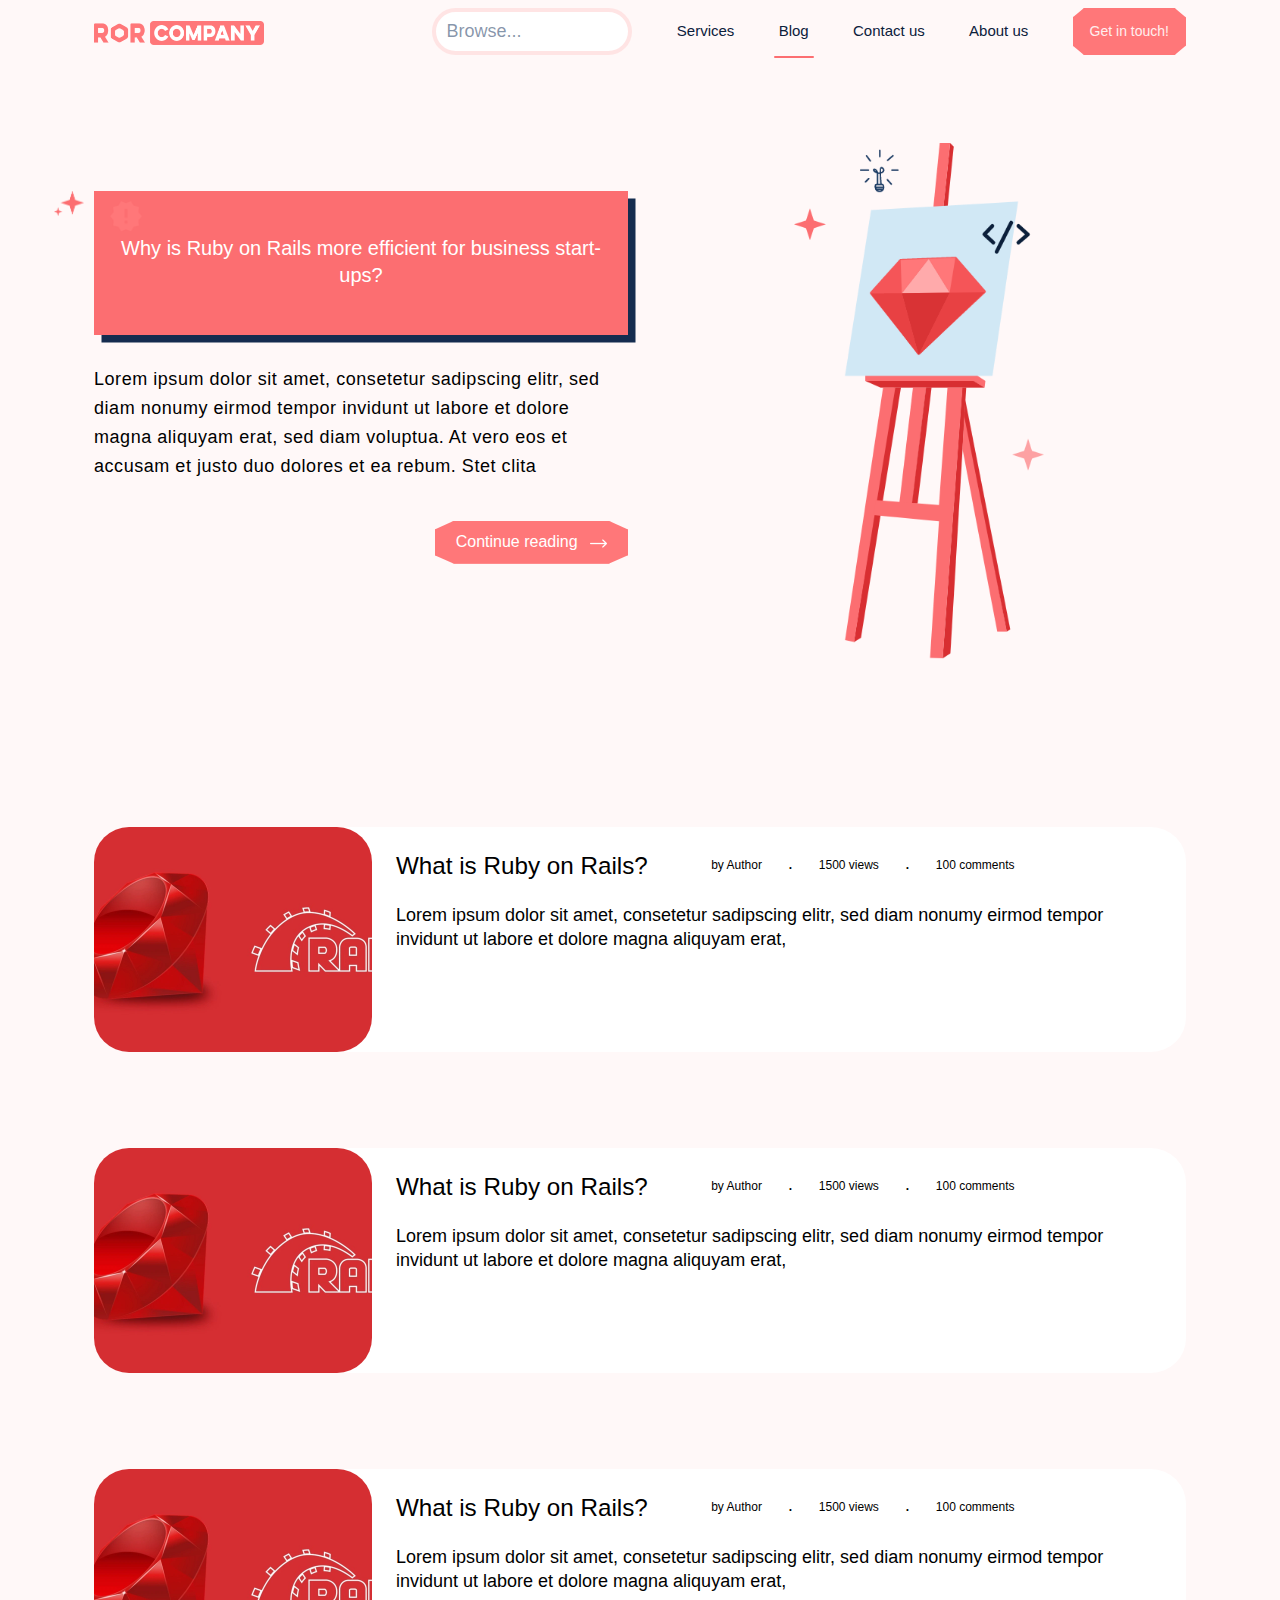
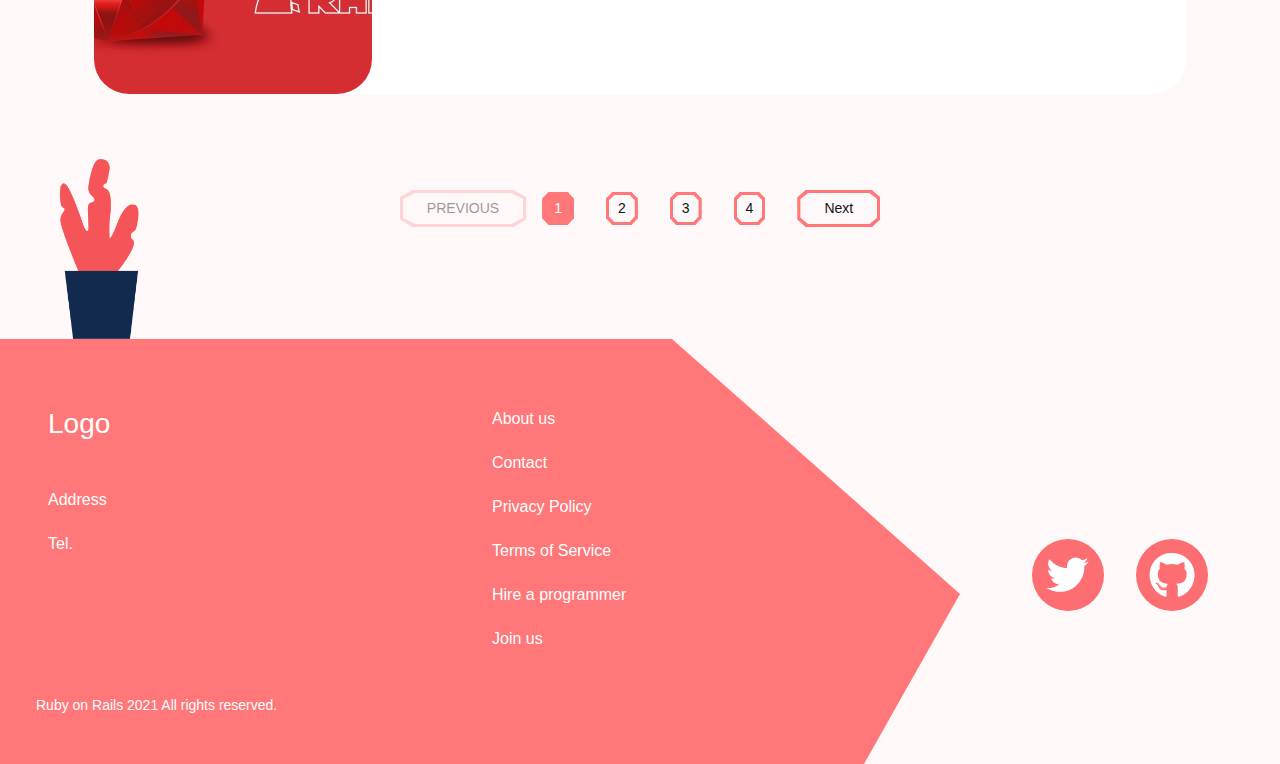
<file: blog.html>
<!DOCTYPE html>
<html lang="en">
  <head>
    <meta charset="UTF-8" />
    <meta http-equiv="X-UA-Compatible" content="IE=edge" />
    <meta name="viewport" content="width=device-width, initial-scale=1.0" />
    <title>Ruby on Rails</title>
    <link href="styles/vendors/bootstrap5.min.css" rel="stylesheet" />
    <link rel="stylesheet" href="styles/css/shared.css" type="text/css" />
    <link rel="stylesheet" href="styles/css/blog.css" type="text/css" />
  </head>
  <body>
    <!-- ------------------------------- Navbar -------------------------------- -->
    <nav class="navbar">
      <div class="container px-4 px-md-0 px-lg-4">
        <a class="navbar-brand logo hasSearch" href="./index.html">
          <img src="./images/logo.png" alt="logo" class="img-fluid" />
        </a>

        <div
          type="button"
          data-bs-toggle="offcanvas"
          data-bs-target="#mobile-menu"
          aria-controls="mobile-menu"
          id="hamberger-menu"
          class="d-md-none"
        >
          <span class="line line-1"></span>
          <span class="line line-2"></span>
        </div>

        <div class="d-none d-md-flex flex-md-row navbar-nav">
          <input
            type="search"
            placeholder="Browse..."
            class="me-md-3 me-lg-4 search-input"
          />

          <a class="me-md-3 me-lg-4 nav-link" href="./services.html">
            Services
          </a>
          <a class="me-md-3 me-lg-4 nav-link active" href="./blog.html">Blog</a>
          <a class="me-md-3 me-lg-4 nav-link" href="./contact.html">
            Contact us
          </a>
          <a class="me-md-3 me-lg-4 nav-link" href="./about-us.html">
            About us
          </a>
          <button
            data-bs-toggle="modal"
            data-bs-target="#getInTouchModal"
            class="btn btn-octagonal btn-danger btn-sm pt-2 px-3"
          >
            Get in touch!
          </button>
        </div>
      </div>
    </nav>

    <!-- NOTE: Mobile Menu -->
    <div
      class="offcanvas offcanvas-start"
      tabindex="-1"
      id="mobile-menu"
      aria-labelledby="monile-menu-header"
      data-bs-scroll="true"
      data-bs-backdrop="false"
    >
      <div class="offcanvas-header">
        <a
          href="./index.html"
          class="offcanvas-title text-decoration-none"
          id="monile-menu-header"
        >
          <img
            width="132px"
            class="img-fluid"
            src="./images/logo.png"
            alt="logo"
          />
        </a>
        <button
          type="button"
          class="btn-close text-reset btn-close-white"
          data-bs-dismiss="offcanvas"
          aria-label="Close"
        ></button>
      </div>
      <div class="offcanvas-body">
        <ul>
          <li><a href="./services.html">Services</a></li>
          <li><a href="./blog.html">Blog</a></li>
          <li><a href="./about-us.html">About us</a></li>
          <li><a href="./contact.html">Contact us</a></li>
        </ul>
      </div>
    </div>
    <!-- ----------------- -->
    <!-- ----------------------------------------------------------------------- -->

    <!-- ---------------------------- Intro Section ---------------------------- -->

    <section class="container px-4 my-5 blog-intro">
      <div class="row">
        <div
          class="col-12 col-md-6 d-flex flex-column align-items-center mb-5 mb-md-0 mt-md-5"
        >
          <div class="why-ruby w-100">
            <div class="align-self-start ps-3">
              <img
                src="./images/alert.png"
                class="why-ruby-icon"
                alt="why-ruby-icon"
              />
            </div>
            <p class="m-0 px-4">
              Why is Ruby on Rails more efficient for business start-ups?
            </p>
          </div>
          <p class="mt-30px blog-header-text mb-4">
            Lorem ipsum dolor sit amet, consetetur sadipscing elitr, sed diam
            nonumy eirmod tempor invidunt ut labore et dolore magna aliquyam
            erat, sed diam voluptua. At vero eos et accusam et justo duo dolores
            et ea rebum. Stet clita
          </p>

          <button
            class="btn btn-octagonal btn-danger text-white mt-3 align-self-md-end"
          >
            <span>Continue reading</span>
            <span>
              <img
                class="right-arrow-img ms-2"
                src="./images/right-arrow.png"
                alt="arrow-right"
              />
            </span>
          </button>
        </div>

        <div
          class="col-12 col-md-6 d-flex justify-content-center align-items-center align-items-md-start mt-3 mt-md-0"
        >
          <img class="canvas-img" src="./images/canvas.png" alt="canvas" />
        </div>
      </div>
    </section>
    <!-- ----------------------------------------------------------------------- -->

    <!-- ------------------------- blog cards Section -------------------------- -->
    <section class="container px-4 my-3">
      <div class="row">
        <div class="col-12">
          <div class="blog-card-box d-flex flex-column align-items-center mb-5">
            <!-- Blog Card -->
            <a class="blog-card my-5" href="./article.html">
              <div class="blog-card-img">
                <img
                  class="img-fluid"
                  src="./images/blog-img.webp"
                  alt="blog-img"
                />
              </div>
              <div class="blog-card-content p-4 pb-4">
                <div class="blog-card-title">
                  <h4 class="text-black mb-4">What is Ruby on Rails?</h4>
                  <ul class="mb-4">
                    <li>by Author</li>
                    <li class="fw-bolder">.</li>
                    <li>1500 views</li>
                    <li class="fw-bolder">.</li>
                    <li>100 comments</li>
                  </ul>
                </div>
                <div class="blog-card-description">
                  Lorem ipsum dolor sit amet, consetetur sadipscing elitr, sed
                  diam nonumy eirmod tempor invidunt ut labore et dolore magna
                  aliquyam erat,
                </div>
              </div>
            </a>
            <!-- --------- -->
            <!-- Blog Card -->
            <a class="blog-card my-5" href="./article.html">
              <div class="blog-card-img">
                <img
                  class="img-fluid"
                  src="./images/blog-img.webp"
                  alt="blog-img"
                />
              </div>
              <div class="blog-card-content p-4 pb-4">
                <div class="blog-card-title">
                  <h4 class="text-black mb-4">What is Ruby on Rails?</h4>
                  <ul class="mb-4">
                    <li>by Author</li>
                    <li class="fw-bolder">.</li>
                    <li>1500 views</li>
                    <li class="fw-bolder">.</li>
                    <li>100 comments</li>
                  </ul>
                </div>
                <div class="blog-card-description">
                  Lorem ipsum dolor sit amet, consetetur sadipscing elitr, sed
                  diam nonumy eirmod tempor invidunt ut labore et dolore magna
                  aliquyam erat,
                </div>
              </div>
            </a>
            <!-- --------- -->
            <!-- Blog Card -->
            <a class="blog-card my-5" href="./article.html">
              <div class="blog-card-img">
                <img
                  class="img-fluid"
                  src="./images/blog-img.webp"
                  alt="blog-img"
                />
              </div>
              <div class="blog-card-content p-4 pb-4">
                <div class="blog-card-title">
                  <h4 class="text-black mb-4">What is Ruby on Rails?</h4>
                  <ul class="mb-4">
                    <li>by Author</li>
                    <li class="fw-bolder">.</li>
                    <li>1500 views</li>
                    <li class="fw-bolder">.</li>
                    <li>100 comments</li>
                  </ul>
                </div>
                <div class="blog-card-description">
                  Lorem ipsum dolor sit amet, consetetur sadipscing elitr, sed
                  diam nonumy eirmod tempor invidunt ut labore et dolore magna
                  aliquyam erat,
                </div>
              </div>
            </a>
            <!-- --------- -->
          </div>
          <!-- Pagination -->
          <div class="pagionation">
            <div
              class="d-flex justify-content-center align-items-center d-md-none"
            >
              <button
                class="btn btn-sm btn-outline-octagonal btn-danger"
                disabled
              >
                <div class="px-4 btn-outline-octagonal-content">PREVIOUS</div>
              </button>

              <button class="ms-3 btn btn-sm btn-outline-octagonal btn-danger">
                <div class="px-4 btn-outline-octagonal-content">Next</div>
              </button>
            </div>

            <div
              class="mt-5 pagination-items-box d-flex justify-content-center align-items-center"
            >
              <button
                class="btn btn-sm btn-outline-octagonal btn-danger d-none d-md-flex"
                disabled
              >
                <div class="px-4 btn-outline-octagonal-content">PREVIOUS</div>
              </button>

              <button class="mx-3 btn btn-sm pagination-item btn-danger active">
                <div>1</div>
              </button>
              <button class="mx-3 btn btn-sm pagination-item btn-danger">
                <div>2</div>
              </button>
              <button class="mx-3 btn btn-sm pagination-item btn-danger">
                <div>3</div>
              </button>
              <button class="mx-3 btn btn-sm pagination-item btn-danger">
                <div>4</div>
              </button>

              <button
                class="ms-3 btn btn-sm btn-outline-octagonal btn-danger d-none d-md-flex"
              >
                <div class="px-4 btn-outline-octagonal-content">Next</div>
              </button>
            </div>
          </div>
          <!-- ---------- -->
        </div>
      </div>
    </section>
    <!-- ----------------------------------------------------------------------- -->

    <!-- ------------------------------- Footer -------------------------------- -->

    <footer class="container-fluid mx-0">
      <div class="row">
        <div class="col-12 col-md-9 footer-details">
          <div class="row mt-5">
            <div class="col-6 mt-20px ps-5">
              <h3 class="text-white mb-5">Logo</h3>
              <ul class="footer-list">
                <li><a href="#">Address</a></li>
                <li><a href="#">Tel.</a></li>
              </ul>
            </div>

            <div class="col-6">
              <ul class="footer-list">
                <li><a href="#">About us</a></li>
                <li><a href="#">Contact</a></li>
                <li><a href="#">Privacy Policy</a></li>
                <li><a href="#">Terms of Service</a></li>
                <li><a href="#">Hire a programmer</a></li>
                <li><a href="#">Join us</a></li>
              </ul>
            </div>
          </div>

          <div
            class="my-5 text-center d-flex align-items-center justify-content-center d-md-none"
          >
            <div class="mx-3">
              <a href="#"
                ><img
                  class="img-fluid"
                  src="./images/twitter.png"
                  alt="twitter"
                />
              </a>
            </div>
            <div class="mx-3">
              <a href="#">
                <img class="img-fluid" src="./images/github.png" alt="github" />
              </a>
            </div>
          </div>

          <small
            class="text-center text-white d-block my-5 pt-5 pt-md-0 mt-md-4 mb-md-5 text-md-start ps-md-4"
          >
            Ruby on Rails 2021 All rights reserved.
          </small>
        </div>
        <div class="d-none d-md-flex col-md-3 p-0 justify-content-center">
          <div
            class="text-center d-flex align-items-center justify-content-center mt-5"
          >
            <div class="mx-3">
              <a href="#"
                ><img
                  class="img-fluid"
                  src="./images/twitter.png"
                  alt="twitter"
              /></a>
            </div>
            <div class="mx-3">
              <a href="#"
                ><img class="img-fluid" src="./images/github.png" alt="github"
              /></a>
            </div>
          </div>
        </div>
      </div>
    </footer>

    <!-- ----------------------------------------------------------------------- -->

    <!-- ------------------------- Get in Touch Modal -------------------------- -->
    <div
      class="modal fade"
      id="getInTouchModal"
      tabindex="-1"
      aria-labelledby="getInTouchModalLabel"
      aria-hidden="true"
    >
      <div class="modal-dialog modal-dialog-centered">
        <div class="modal-content">
          <div class="modal-header px-5">
            <h5 class="modal-title" id="getInTouchModalLabel">Get in touch!</h5>
            <button
              type="button"
              class="btn-close btn-close-white"
              data-bs-dismiss="modal"
              aria-label="Close"
            ></button>
          </div>
          <div class="modal-body">
            <form action="" class="px-4">
              <div class="mb-3">
                <label for="nameInput" class="form-label text-white"
                  >Name</label
                >
                <input
                  type="text"
                  class="form-control"
                  id="nameInput"
                  aria-describedby="emailHelp"
                />
              </div>
              <div class="mb-3">
                <label for="emailInput" class="form-label text-white"
                  >Email</label
                >
                <input
                  type="email"
                  class="form-control"
                  id="emailInput"
                  aria-describedby="emailHelp"
                />
              </div>
              <div class="mb-3">
                <label for="messageInput" class="form-label text-white"
                  >Message</label
                >
                <textarea
                  class="form-control"
                  id="messageInput"
                  rows="6"
                ></textarea>
              </div>

              <button class="btn btn-octagonal btn-danger mb-3">Submit</button>
            </form>
          </div>
        </div>
      </div>
    </div>
    <!-- ----------------------------------------------------------------------- -->

    <!-- ------------------------------- scripts ------------------------------- -->
    <script src="./scripts/vendors/bootstrap5.min.js"></script>
    <!-- ----------------------------------------------------------------------- -->
  </body>
</html>
</file>
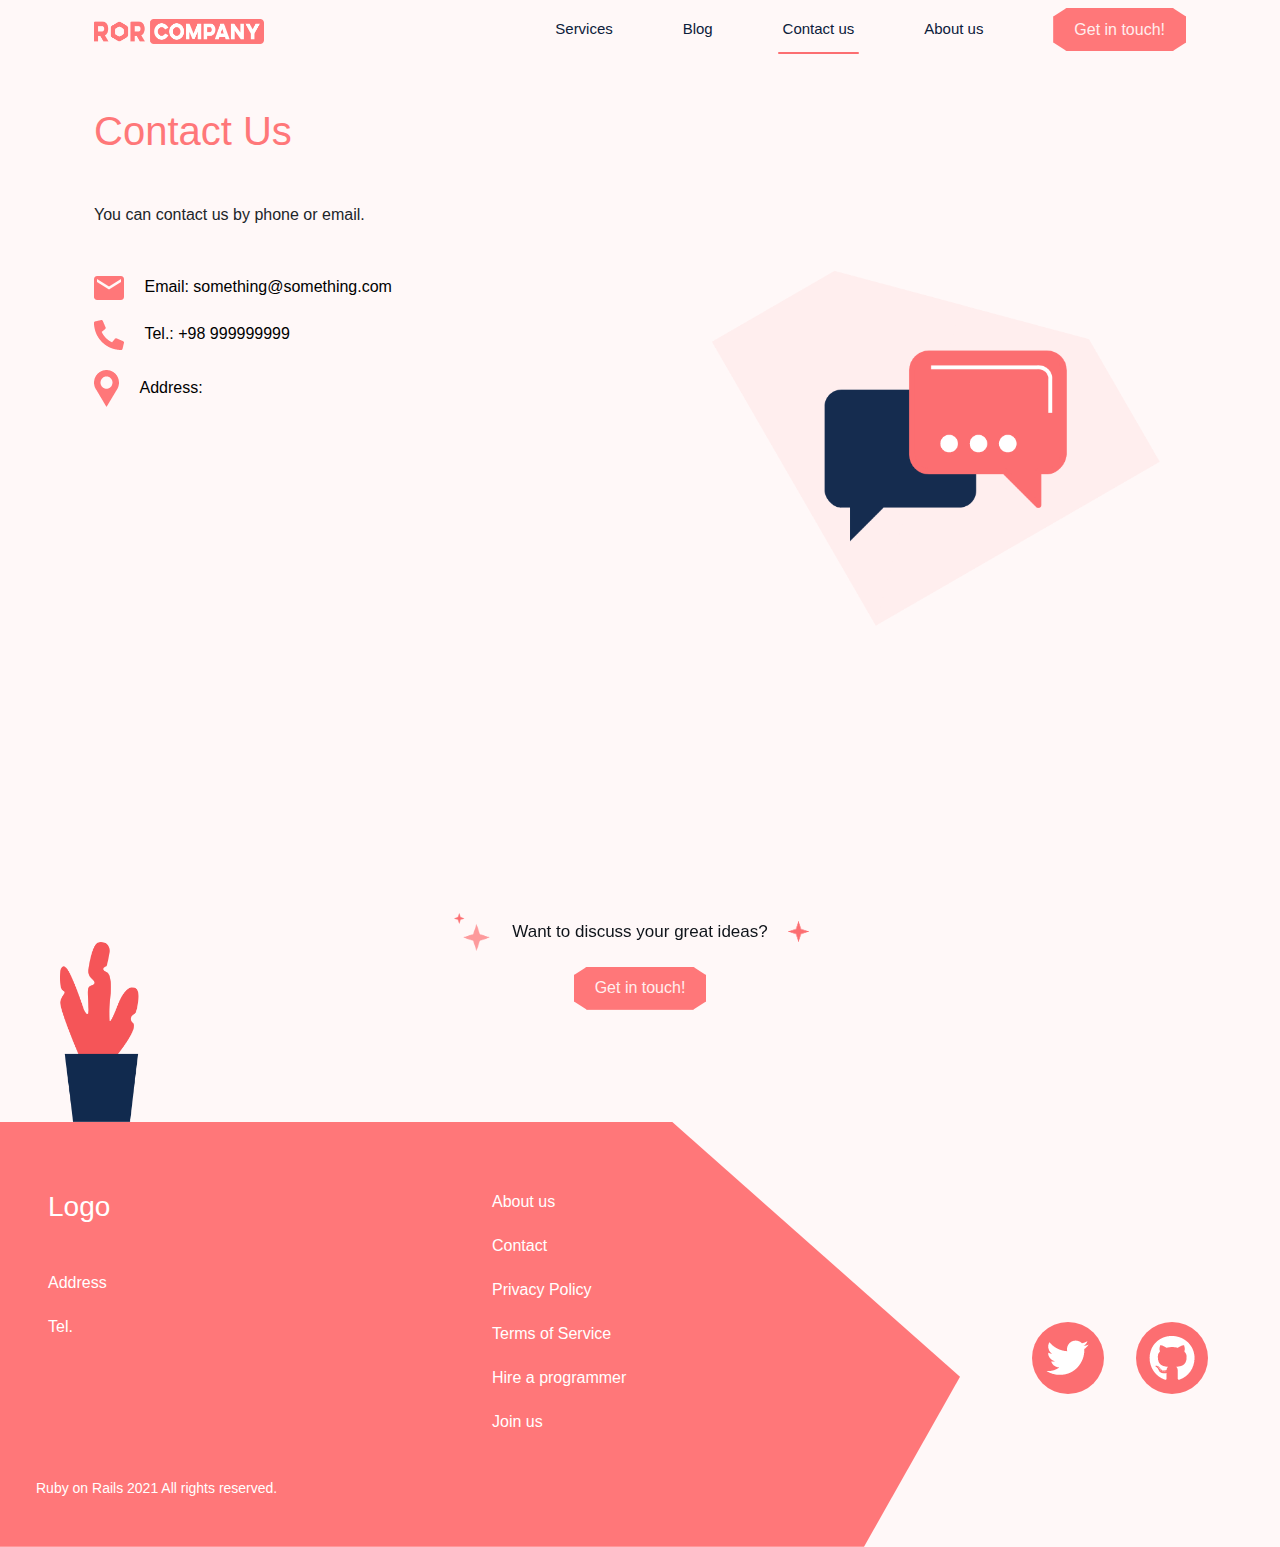
<file: contact.html>
<!DOCTYPE html>
<html lang="en">
  <head>
    <meta charset="UTF-8" />
    <meta http-equiv="X-UA-Compatible" content="IE=edge" />
    <meta name="viewport" content="width=device-width, initial-scale=1.0" />
    <title>Ruby on Rails</title>
    <link href="styles/vendors/bootstrap5.min.css" rel="stylesheet" />
    <link rel="stylesheet" href="styles/css/shared.css" type="text/css" />
    <link rel="stylesheet" href="styles/css/contact.css" type="text/css" />
  </head>
  <body>
    <!-- ------------------------------- Navbar -------------------------------- -->
    <nav class="navbar">
      <div class="container px-4">
        <a class="navbar-brand logo" href="./index.html">
          <img src="./images/logo.png" alt="logo" class="img-fluid" />
        </a>

        <div
          type="button"
          data-bs-toggle="offcanvas"
          data-bs-target="#mobile-menu"
          aria-controls="mobile-menu"
          id="hamberger-menu"
          class="d-md-none"
        >
          <span class="line line-1"></span>
          <span class="line line-2"></span>
        </div>

        <div class="d-none d-md-flex flex-md-row navbar-nav">
          <a class="me-4 nav-link" href="./services.html">Services</a>
          <a class="me-4 nav-link" href="./blog.html">Blog</a>
          <a class="me-4 nav-link active" href="./contact.html">Contact us</a>
          <a class="me-4 nav-link" href="./about-us.html">About us</a>
          <button
            class="btn btn-octagonal btn-danger"
            data-bs-toggle="modal"
            data-bs-target="#getInTouchModal"
          >
            Get in touch!
          </button>
        </div>
      </div>
    </nav>

    <!-- NOTE: Mobile Menu -->
    <div
      class="offcanvas offcanvas-start"
      tabindex="-1"
      id="mobile-menu"
      aria-labelledby="monile-menu-header"
      data-bs-scroll="true"
      data-bs-backdrop="false"
    >
      <div class="offcanvas-header">
        <a
          href="./index.html"
          class="offcanvas-title text-decoration-none"
          id="monile-menu-header"
        >
          <img
            width="132px"
            class="img-fluid"
            src="./images/logo.png"
            alt="logo"
          />
        </a>
        <button
          type="button"
          class="btn-close text-reset btn-close-white"
          data-bs-dismiss="offcanvas"
          aria-label="Close"
        ></button>
      </div>
      <div class="offcanvas-body">
        <ul>
          <li><a href="./services.html">Services</a></li>
          <li><a href="./blog.html">Blog</a></li>
          <li><a href="./about-us.html">About us</a></li>
          <li><a href="./contact.html">Contact us</a></li>
        </ul>
      </div>
    </div>
    <!-- ----------------- -->
    <!-- ----------------------------------------------------------------------- -->

    <!-- ----------------------------------------------------------------------- -->

    <section class="container px-4 mt-5 d-md-flex">
      <div class="row align-items-md-center">
        <div class="col-12 col-md-6">
          <h1 class="text-danger">Contact Us</h1>
          <p class="my-4 my-md-5">You can contact us by phone or email.</p>
          <ul class="contact-us-details">
            <li>
              <i
                ><img class="img-fluid" src="./images/email.png" alt="email"
              /></i>
              <a class="ms-3" href="mailto:something@something.com">
                Email: something@something.com
              </a>
            </li>
            <li>
              <i
                ><img class="img-fluid" src="./images/phone.png" alt="phone"
              /></i>
              <a class="ms-3" href="callto:+98999999999">
                Tel.: +98 999999999
              </a>
            </li>
            <li>
              <i
                ><img
                  class="img-fluid"
                  src="./images/location.png"
                  alt="Address"
              /></i>
              <a class="ms-3" href="#"> Address: </a>
            </li>
          </ul>
          <iframe
            src="https://www.google.com/maps/embed?pb=!1m18!1m12!1m3!1d387190.2798902705!2d-74.25986790365917!3d40.697670067823786!2m3!1f0!2f0!3f0!3m2!1i1024!2i768!4f13.1!3m3!1m2!1s0x89c24fa5d33f083b%3A0xc80b8f06e177fe62!2sNew%20York%2C%20NY%2C%20USA!5e0!3m2!1sen!2sbd!4v1596152431947!5m2!1sen!2sbd"
            class="map my-5 mb-md-0"
          ></iframe>
        </div>
        <div class="col-12 col-md-6 mb-5 mb-md-0">
          <img
            class="img-fluid"
            src="./images/diamond-chat.png"
            alt="contact-us"
          />
        </div>
      </div>
    </section>

    <!-- --------------------------- Discuss Section --------------------------- -->
    <section
      class="container my-5 d-flex flex-column justify-content-center align-items-center"
    >
      <div
        class="discuss-section mb-3 flex-row justify-content-center text-center align-items-center"
      >
        <h2
          class="discuss-text-box d-inline-flex align-items-center justify-content-center flex-column flex-md-row"
        >
          <span>Want to discuss&nbsp;</span>
          <span>your great ideas?</span>
        </h2>
      </div>
      <button
        class="btn btn-octagonal btn-danger"
        data-bs-toggle="modal"
        data-bs-target="#getInTouchModal"
      >
        Get in touch!
      </button>
    </section>
    <!-- ----------------------------------------------------------------------- -->

    <!-- ------------------------------- Footer -------------------------------- -->

    <footer class="container-fluid mx-0">
      <div class="row">
        <div class="col-12 col-md-9 footer-details">
          <div class="row mt-5">
            <div class="col-6 mt-20px ps-5">
              <h3 class="text-white mb-5">Logo</h3>
              <ul class="footer-list">
                <li><a href="#">Address</a></li>
                <li><a href="#">Tel.</a></li>
              </ul>
            </div>

            <div class="col-6">
              <ul class="footer-list">
                <li><a href="#">About us</a></li>
                <li><a href="#">Contact</a></li>
                <li><a href="#">Privacy Policy</a></li>
                <li><a href="#">Terms of Service</a></li>
                <li><a href="#">Hire a programmer</a></li>
                <li><a href="#">Join us</a></li>
              </ul>
            </div>
          </div>

          <div
            class="my-5 text-center d-flex align-items-center justify-content-center d-md-none"
          >
            <div class="mx-3">
              <a href="#"
                ><img
                  class="img-fluid"
                  src="./images/twitter.png"
                  alt="twitter"
                />
              </a>
            </div>
            <div class="mx-3">
              <a href="#">
                <img class="img-fluid" src="./images/github.png" alt="github" />
              </a>
            </div>
          </div>

          <small
            class="text-center text-white d-block my-5 pt-5 pt-md-0 mt-md-4 mb-md-5 text-md-start ps-md-4"
          >
            Ruby on Rails 2021 All rights reserved.
          </small>
        </div>
        <div class="d-none d-md-flex col-md-3 p-0 justify-content-center">
          <div
            class="text-center d-flex align-items-center justify-content-center mt-5"
          >
            <div class="mx-3">
              <a href="#"
                ><img
                  class="img-fluid"
                  src="./images/twitter.png"
                  alt="twitter"
              /></a>
            </div>
            <div class="mx-3">
              <a href="#"
                ><img class="img-fluid" src="./images/github.png" alt="github"
              /></a>
            </div>
          </div>
        </div>
      </div>
    </footer>

    <!-- ----------------------------------------------------------------------- -->
    <!-- ------------------------- Get in Touch Modal -------------------------- -->
    <div
      class="modal fade"
      id="getInTouchModal"
      tabindex="-1"
      aria-labelledby="getInTouchModalLabel"
      aria-hidden="true"
    >
      <div class="modal-dialog modal-dialog-centered">
        <div class="modal-content">
          <div class="modal-header px-5">
            <h5 class="modal-title" id="getInTouchModalLabel">Get in touch!</h5>
            <button
              type="button"
              class="btn-close btn-close-white"
              data-bs-dismiss="modal"
              aria-label="Close"
            ></button>
          </div>
          <div class="modal-body">
            <form action="" class="px-4">
              <div class="mb-3">
                <label for="nameInput" class="form-label text-white"
                  >Name</label
                >
                <input
                  type="text"
                  class="form-control"
                  id="nameInput"
                  aria-describedby="emailHelp"
                />
              </div>
              <div class="mb-3">
                <label for="emailInput" class="form-label text-white"
                  >Email</label
                >
                <input
                  type="email"
                  class="form-control"
                  id="emailInput"
                  aria-describedby="emailHelp"
                />
              </div>
              <div class="mb-3">
                <label for="messageInput" class="form-label text-white"
                  >Message</label
                >
                <textarea
                  class="form-control"
                  id="messageInput"
                  rows="6"
                ></textarea>
              </div>

              <button class="btn btn-octagonal btn-danger mb-3">Submit</button>
            </form>
          </div>
        </div>
      </div>
    </div>
    <!-- ----------------------------------------------------------------------- -->

    <!-- ------------------------------- scripts ------------------------------- -->
    <script src="./scripts/vendors/bootstrap5.min.js"></script>
    <!-- ----------------------------------------------------------------------- -->
  </body>
</html>
</file>
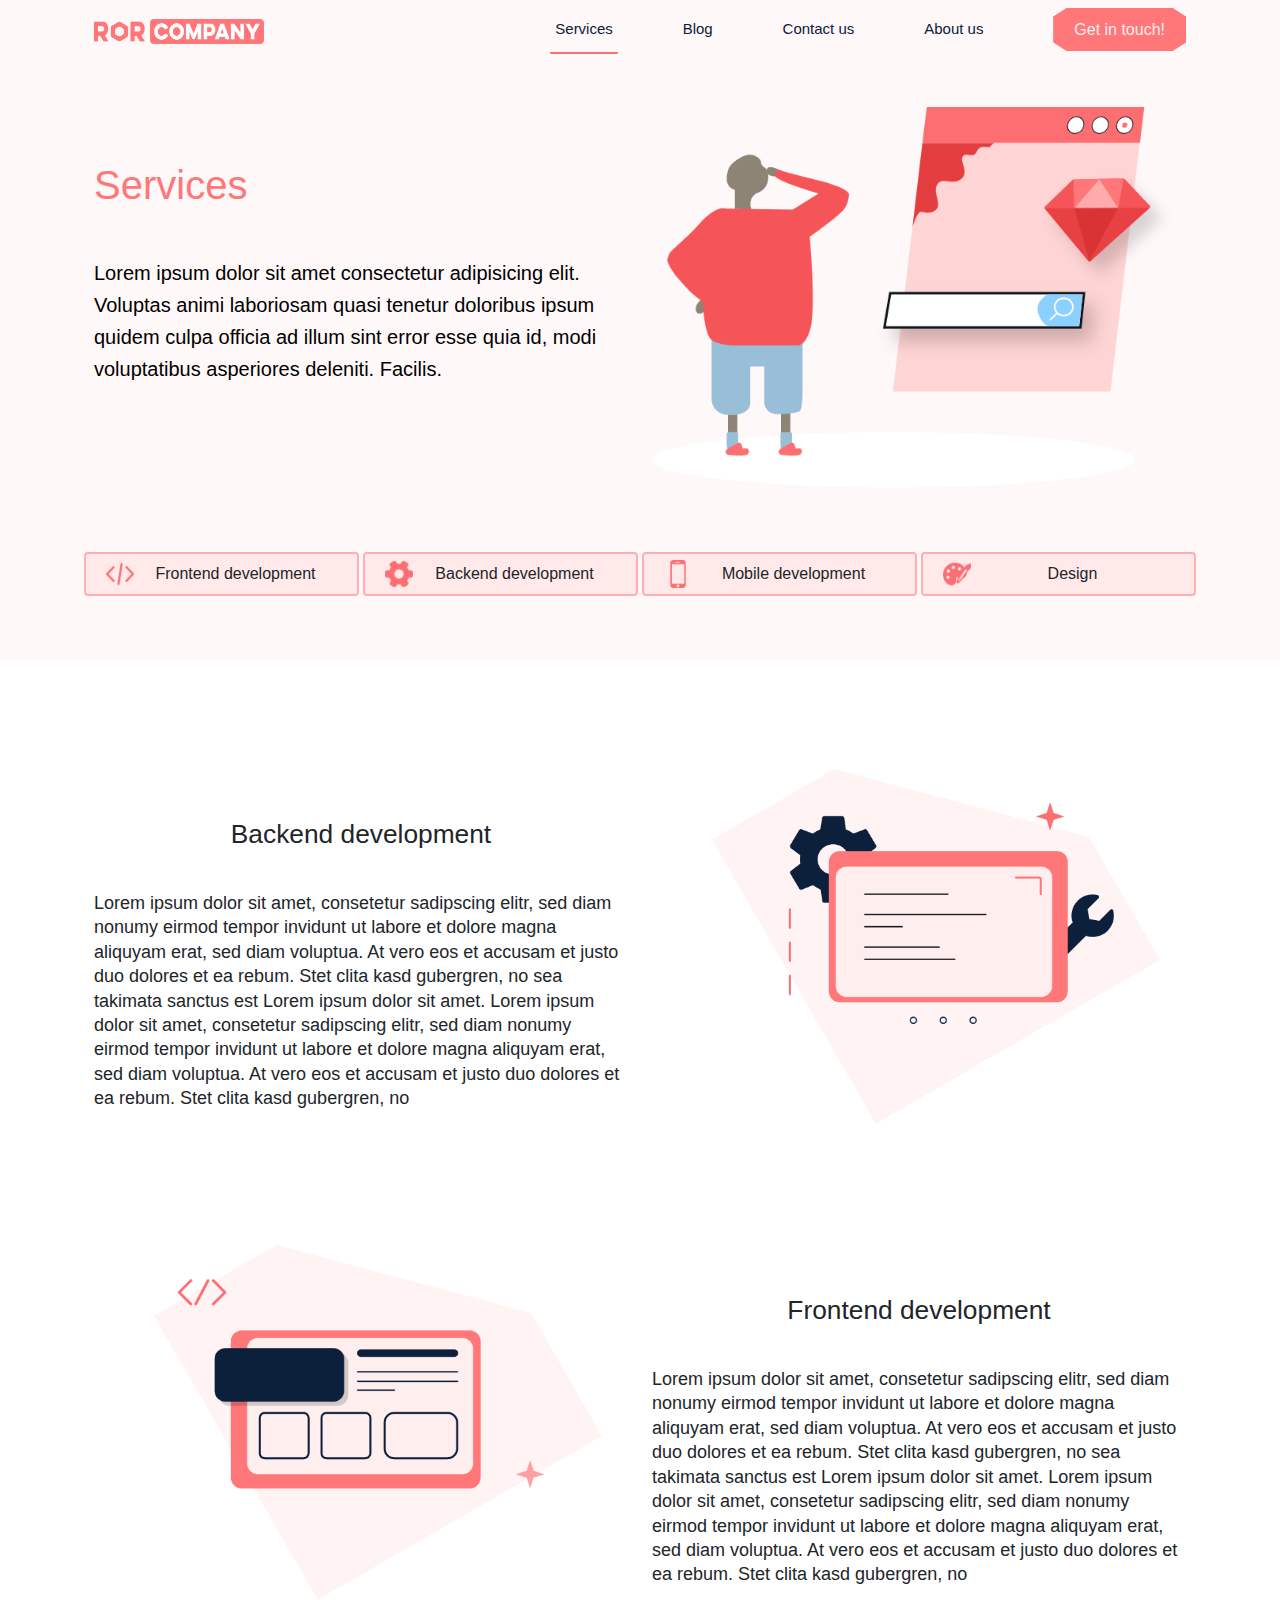
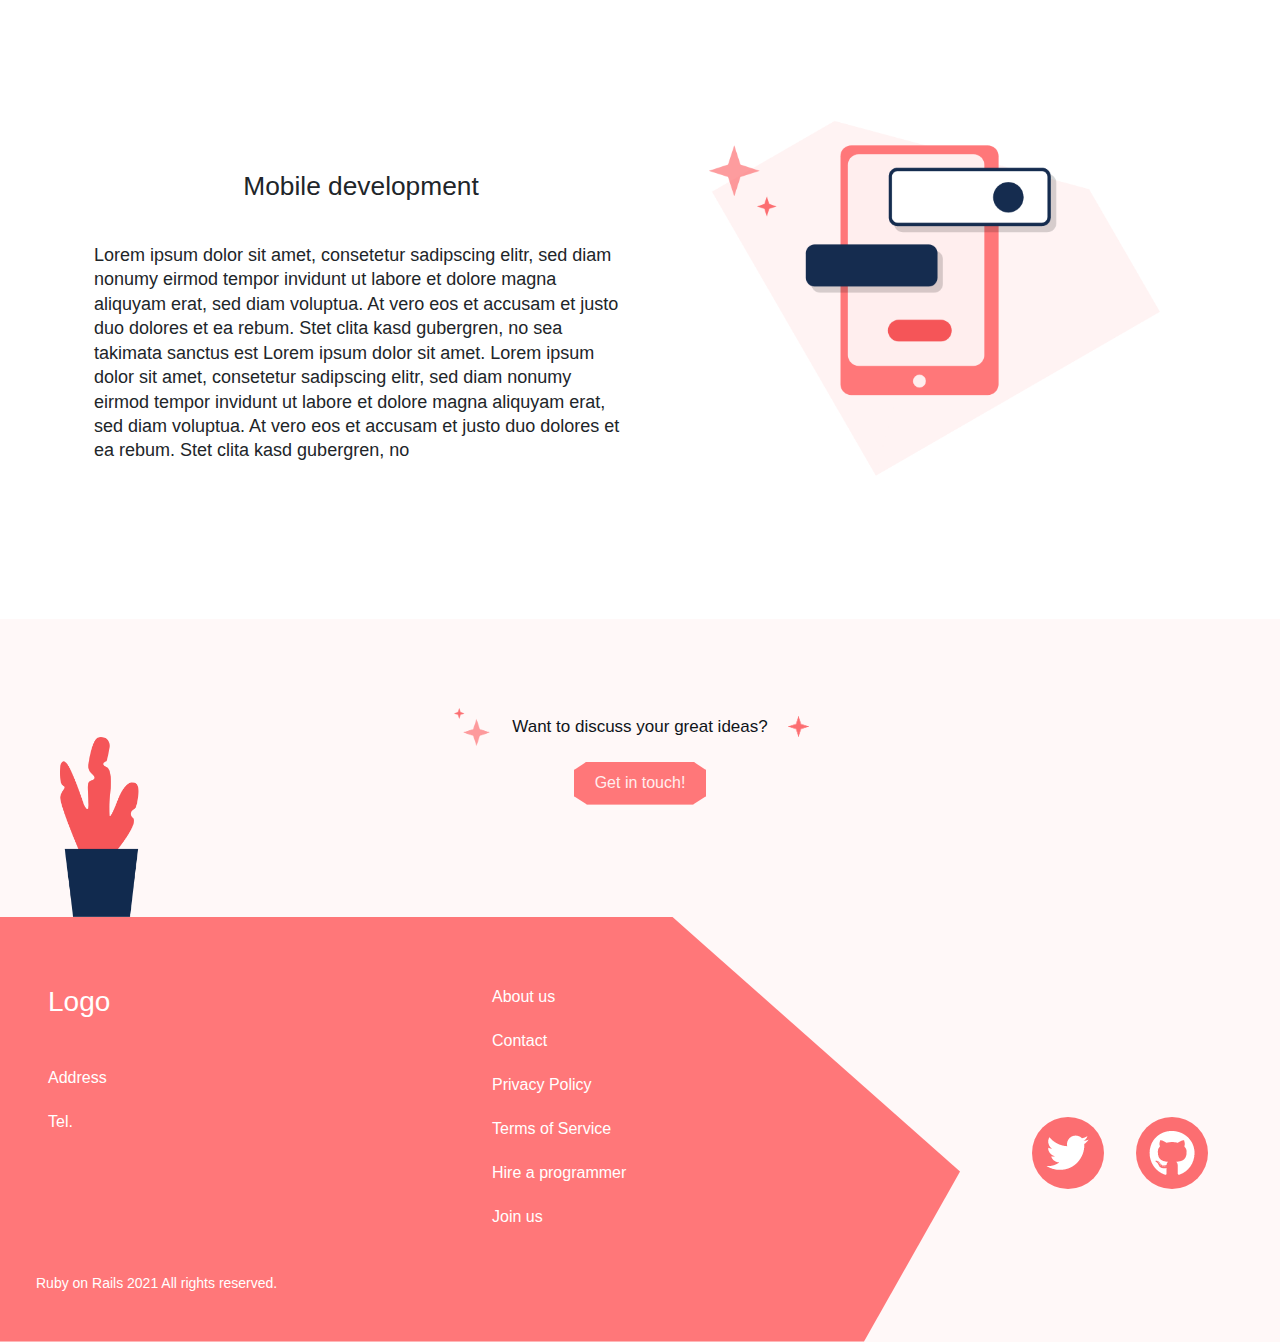
<file: services.html>
<!DOCTYPE html>
<html lang="en">
  <head>
    <meta charset="UTF-8" />
    <meta http-equiv="X-UA-Compatible" content="IE=edge" />
    <meta name="viewport" content="width=device-width, initial-scale=1.0" />
    <title>Ruby on Rails</title>
    <link href="styles/vendors/bootstrap5.min.css" rel="stylesheet" />
    <link rel="stylesheet" href="styles/css/shared.css" type="text/css" />
    <link rel="stylesheet" href="styles/css/services.css" type="text/css" />
  </head>
  <body>
    <!-- ------------------------------- Navbar -------------------------------- -->
    <nav class="navbar">
      <div class="container px-4">
        <a class="navbar-brand logo" href="./index.html">
          <img src="./images/logo.png" alt="logo" class="img-fluid" />
        </a>

        <div
          type="button"
          data-bs-toggle="offcanvas"
          data-bs-target="#mobile-menu"
          aria-controls="mobile-menu"
          id="hamberger-menu"
          class="d-md-none"
        >
          <span class="line line-1"></span>
          <span class="line line-2"></span>
        </div>

        <div class="d-none d-md-flex flex-md-row navbar-nav">
          <a class="me-4 nav-link active" href="./services.html">Services</a>
          <a class="me-4 nav-link" href="./blog.html">Blog</a>
          <a class="me-4 nav-link" href="./contact.html">Contact us</a>
          <a class="me-4 nav-link" href="./about-us.html">About us</a>
          <button
            class="btn btn-octagonal btn-danger"
            data-bs-toggle="modal"
            data-bs-target="#getInTouchModal"
          >
            Get in touch!
          </button>
        </div>
      </div>
    </nav>

    <!-- NOTE: Mobile Menu -->
    <div
      class="offcanvas offcanvas-start"
      tabindex="-1"
      id="mobile-menu"
      aria-labelledby="monile-menu-header"
      data-bs-scroll="true"
      data-bs-backdrop="false"
    >
      <div class="offcanvas-header">
        <a
          href="./index.html"
          class="offcanvas-title text-decoration-none"
          id="monile-menu-header"
        >
          <img
            width="132px"
            class="img-fluid"
            src="./images/logo.png"
            alt="logo"
          />
        </a>
        <button
          type="button"
          class="btn-close text-reset btn-close-white"
          data-bs-dismiss="offcanvas"
          aria-label="Close"
        ></button>
      </div>
      <div class="offcanvas-body">
        <ul>
          <li><a href="./services.html">Services</a></li>
          <li><a href="./blog.html">Blog</a></li>
          <li><a href="./about-us.html">About us</a></li>
          <li><a href="./contact.html">Contact us</a></li>
        </ul>
      </div>
    </div>
    <!-- ----------------- -->
    <!-- ----------------------------------------------------------------------- -->

    <!-- ---------------------------- Intro Section ---------------------------- -->
    <section class="container px-4 mt-5 d-md-flex flex-md-column">
      <!-- Intro -->
      <div class="row align-items-md-center">
        <div class="col-12 col-md-6">
          <h1 class="text-danger">Services</h1>
          <p class="my-4 my-md-5 intro-text">
            Lorem ipsum dolor sit amet consectetur adipisicing elit. Voluptas
            animi laboriosam quasi tenetur doloribus ipsum quidem culpa officia
            ad illum sint error esse quia id, modi voluptatibus asperiores
            deleniti. Facilis.
          </p>
        </div>
        <div class="col-12 col-md-6 mb-5 mb-md-0">
          <img class="img-fluid" src="./images/services.png" alt="services" />
        </div>
      </div>
      <!-- ----- -->
      <!-- Buttons -->
      <div class="row mb-5 my-md-5">
        <!-- Button -->
        <div
          class="col-12 col-md-6 col-xl-3 d-flex align-items-center justify-content-center"
        >
          <div class="my-3 btn btn-secondary service-btn">
            <span class="btn-img-bx">
              <img src="./images/coding.png" alt="" />
            </span>
            <span class="flex-grow-1 text-dark">Frontend development</span>
          </div>
        </div>
        <!-- ------ -->
        <!-- Button -->
        <div
          class="col-12 col-md-6 col-xl-3 d-flex align-items-center justify-content-center"
        >
          <div class="my-3 btn btn-secondary service-btn">
            <span class="btn-img-bx">
              <img src="./images/settings.png" alt="" />
            </span>
            <span class="flex-grow-1 text-dark">Backend development</span>
          </div>
        </div>
        <!-- ------ -->
        <!-- Button -->
        <div
          class="col-12 col-md-6 col-xl-3 d-flex align-items-center justify-content-center"
        >
          <div class="my-3 btn btn-secondary service-btn">
            <span class="btn-img-bx">
              <img src="./images/smartphone.png" alt="" />
            </span>
            <span class="flex-grow-1 text-dark">Mobile development</span>
          </div>
        </div>
        <!-- ------ -->
        <!-- Button -->
        <div
          class="col-12 col-md-6 col-xl-3 d-flex align-items-center justify-content-center"
        >
          <div class="my-3 btn btn-secondary service-btn">
            <span class="btn-img-bx">
              <img src="./images/paint-board.png" alt="" />
            </span>
            <span class="flex-grow-1 text-dark">Design</span>
          </div>
        </div>
        <!-- ------ -->
      </div>
      <!-- ------- -->
    </section>
    <!-- ----------------------------------------------------------------------- -->

    <!-- --------------------------- Feature Section --------------------------- -->
    <section class="bg-white py-5">
      <div class="container">
        <!-- Feature Item -->
        <div class="row feature-box feature-right">
          <div class="col-12 col-md-6">
            <img class="img-fluid" src="./images/ruby-setting.png" alt="" />
          </div>
          <div class="col-12 col-md-6">
            <div class="content">
              <div class="title text-dark">Backend development</div>
              <div class="description text-dark">
                Lorem ipsum dolor sit amet, consetetur sadipscing elitr, sed
                diam nonumy eirmod tempor invidunt ut labore et dolore magna
                aliquyam erat, sed diam voluptua. At vero eos et accusam et
                justo duo dolores et ea rebum. Stet clita kasd gubergren, no sea
                takimata sanctus est Lorem ipsum dolor sit amet. Lorem ipsum
                dolor sit amet, consetetur sadipscing elitr, sed diam nonumy
                eirmod tempor invidunt ut labore et dolore magna aliquyam erat,
                sed diam voluptua. At vero eos et accusam et justo duo dolores
                et ea rebum. Stet clita kasd gubergren, no
              </div>
            </div>
          </div>
        </div>
        <!-- ------------ -->
        <!-- Feature Item -->
        <div class="row feature-box">
          <div class="col-12 col-md-6">
            <img class="img-fluid" src="./images/ruby-message.png" alt="" />
          </div>
          <div class="col-12 col-md-6">
            <div class="content">
              <div class="title text-dark">Frontend development</div>
              <div class="description text-dark">
                Lorem ipsum dolor sit amet, consetetur sadipscing elitr, sed
                diam nonumy eirmod tempor invidunt ut labore et dolore magna
                aliquyam erat, sed diam voluptua. At vero eos et accusam et
                justo duo dolores et ea rebum. Stet clita kasd gubergren, no sea
                takimata sanctus est Lorem ipsum dolor sit amet. Lorem ipsum
                dolor sit amet, consetetur sadipscing elitr, sed diam nonumy
                eirmod tempor invidunt ut labore et dolore magna aliquyam erat,
                sed diam voluptua. At vero eos et accusam et justo duo dolores
                et ea rebum. Stet clita kasd gubergren, no
              </div>
            </div>
          </div>
        </div>
        <!-- ------------ -->
        <!-- Feature Item -->
        <div class="row feature-box feature-right">
          <div class="col-12 col-md-6">
            <img class="img-fluid" src="./images/ruby-mobile.png" alt="" />
          </div>
          <div class="col-12 col-md-6">
            <div class="content">
              <div class="title text-dark">Mobile development</div>
              <div class="description text-dark">
                Lorem ipsum dolor sit amet, consetetur sadipscing elitr, sed
                diam nonumy eirmod tempor invidunt ut labore et dolore magna
                aliquyam erat, sed diam voluptua. At vero eos et accusam et
                justo duo dolores et ea rebum. Stet clita kasd gubergren, no sea
                takimata sanctus est Lorem ipsum dolor sit amet. Lorem ipsum
                dolor sit amet, consetetur sadipscing elitr, sed diam nonumy
                eirmod tempor invidunt ut labore et dolore magna aliquyam erat,
                sed diam voluptua. At vero eos et accusam et justo duo dolores
                et ea rebum. Stet clita kasd gubergren, no
              </div>
            </div>
          </div>
        </div>
        <!-- ------------ -->
      </div>
    </section>
    <!-- ----------------------------------------------------------------------- -->

    <!-- --------------------------- Discuss Section --------------------------- -->
    <section
      class="container my-5 d-flex flex-column justify-content-center align-items-center"
    >
      <div
        class="discuss-section mb-3 flex-row justify-content-center text-center align-items-center"
      >
        <h2
          class="discuss-text-box d-inline-flex align-items-center justify-content-center flex-column flex-md-row"
        >
          <span>Want to discuss&nbsp;</span>
          <span>your great ideas?</span>
        </h2>
      </div>
      <button
        class="btn btn-octagonal btn-danger"
        data-bs-toggle="modal"
        data-bs-target="#getInTouchModal"
      >
        Get in touch!
      </button>
    </section>
    <!-- ----------------------------------------------------------------------- -->

    <!-- ------------------------------- Footer -------------------------------- -->

    <footer class="container-fluid mx-0">
      <div class="row">
        <div class="col-12 col-md-9 footer-details">
          <div class="row mt-5">
            <div class="col-6 mt-20px ps-5">
              <h3 class="text-white mb-5">Logo</h3>
              <ul class="footer-list">
                <li><a href="#">Address</a></li>
                <li><a href="#">Tel.</a></li>
              </ul>
            </div>

            <div class="col-6">
              <ul class="footer-list">
                <li><a href="#">About us</a></li>
                <li><a href="#">Contact</a></li>
                <li><a href="#">Privacy Policy</a></li>
                <li><a href="#">Terms of Service</a></li>
                <li><a href="#">Hire a programmer</a></li>
                <li><a href="#">Join us</a></li>
              </ul>
            </div>
          </div>

          <div
            class="my-5 text-center d-flex align-items-center justify-content-center d-md-none"
          >
            <div class="mx-3">
              <a href="#"
                ><img
                  class="img-fluid"
                  src="./images/twitter.png"
                  alt="twitter"
                />
              </a>
            </div>
            <div class="mx-3">
              <a href="#">
                <img class="img-fluid" src="./images/github.png" alt="github" />
              </a>
            </div>
          </div>

          <small
            class="text-center text-white d-block my-5 pt-5 pt-md-0 mt-md-4 mb-md-5 text-md-start ps-md-4"
          >
            Ruby on Rails 2021 All rights reserved.
          </small>
        </div>
        <div class="d-none d-md-flex col-md-3 p-0 justify-content-center">
          <div
            class="text-center d-flex align-items-center justify-content-center mt-5"
          >
            <div class="mx-3">
              <a href="#"
                ><img
                  class="img-fluid"
                  src="./images/twitter.png"
                  alt="twitter"
              /></a>
            </div>
            <div class="mx-3">
              <a href="#"
                ><img class="img-fluid" src="./images/github.png" alt="github"
              /></a>
            </div>
          </div>
        </div>
      </div>
    </footer>

    <!-- ----------------------------------------------------------------------- -->

    <!-- ------------------------- Get in Touch Modal -------------------------- -->
    <div
      class="modal fade"
      id="getInTouchModal"
      tabindex="-1"
      aria-labelledby="getInTouchModalLabel"
      aria-hidden="true"
    >
      <div class="modal-dialog modal-dialog-centered">
        <div class="modal-content">
          <div class="modal-header px-5">
            <h5 class="modal-title" id="getInTouchModalLabel">Get in touch!</h5>
            <button
              type="button"
              class="btn-close btn-close-white"
              data-bs-dismiss="modal"
              aria-label="Close"
            ></button>
          </div>
          <div class="modal-body">
            <form action="" class="px-4">
              <div class="mb-3">
                <label for="nameInput" class="form-label text-white"
                  >Name</label
                >
                <input
                  type="text"
                  class="form-control"
                  id="nameInput"
                  aria-describedby="emailHelp"
                />
              </div>
              <div class="mb-3">
                <label for="emailInput" class="form-label text-white"
                  >Email</label
                >
                <input
                  type="email"
                  class="form-control"
                  id="emailInput"
                  aria-describedby="emailHelp"
                />
              </div>
              <div class="mb-3">
                <label for="messageInput" class="form-label text-white"
                  >Message</label
                >
                <textarea
                  class="form-control"
                  id="messageInput"
                  rows="6"
                ></textarea>
              </div>

              <button class="btn btn-octagonal btn-danger mb-3">Submit</button>
            </form>
          </div>
        </div>
      </div>
    </div>
    <!-- ----------------------------------------------------------------------- -->

    <!-- ------------------------------- scripts ------------------------------- -->
    <script src="./scripts/vendors/bootstrap5.min.js"></script>
    <!-- ----------------------------------------------------------------------- -->
  </body>
</html>
</file>
<file: styles/css/shared.css>
/* --------------------------------- general -------------------------------- */
* {
  outline: none;
}

body {
  background-color: #fff8f8;
  font-family: "Segoe UI", Tahoma, Geneva, Verdana, sans-serif;
}

.btn-low-octagonal {
  clip-path: polygon(5% 0, 95% 0, 100% 10%, 100% 90%, 95% 100%, 5% 100%, 0 90%, 0 10%);
  -webkit-clip-path: polygon(5% 0, 95% 0, 100% 10%, 100% 90%, 95% 100%, 5% 100%, 0 90%, 0 10%);
  padding: 8.5px 20px;
}

.btn-octagonal, .btn-outline-octagonal, .btn-outline-octagonal .btn-outline-octagonal-content {
  position: relative;
  clip-path: polygon(10% 0, 90% 0, 100% 20%, 100% 80%, 90% 100%, 10% 100%, 0% 80%, 0% 20%);
  -webkit-clip-path: polygon(10% 0, 90% 0, 100% 20%, 100% 80%, 90% 100%, 10% 100%, 0% 80%, 0% 20%);
  padding: 8.5px 20px;
}

.btn-outline-octagonal {
  padding: 2px;
}

.btn-outline-octagonal.btn-danger {
  color: #0f141a;
}

.btn-outline-octagonal.btn-danger:hover, .btn-outline-octagonal.btn-danger:active, .btn-outline-octagonal.btn-danger:focus {
  color: #0f141a;
}

.btn-outline-octagonal .btn-outline-octagonal-content {
  padding: 5px 16px;
  background-color: #fff8f8;
}

.btn-danger,
.btn-danger:hover,
.btn-danger:active,
.btn-danger:focus {
  background-color: #ff7779;
  border-color: #ff7779;
  box-shadow: none;
  color: #ffeeee;
}

.btn-danger.disabled,
.btn-danger:disabled {
  background-color: rgba(255, 119, 121, 0.43);
  padding: 3px;
  border: none;
  box-shadow: none;
  color: rgba(15, 20, 26, 0.67);
}

.btn-secondary,
.btn-secondary:hover,
.btn-secondary:active,
.btn-secondary:focus {
  background-color: #ffe9e9;
  border: 2px solid #ffafb1;
  box-shadow: none;
  color: #ffeeee;
}

.btn-secondary.disabled,
.btn-secondary:disabled {
  background-color: #ffe9e9;
  border: none;
  box-shadow: none;
  color: rgba(15, 20, 26, 0.67);
}

.btn-img-bx img {
  max-width: 24px;
}

@media only screen and (min-width: 768px) {
  .btn-img-bx img {
    max-width: 28px;
  }
}

.text-danger {
  color: #ff7779 !important;
}

.text-blue-dark {
  color: #0c203b;
}

.fw-600 {
  font-weight: 600;
}

.min-width-180px {
  min-width: 180px;
}

.navbar-nav {
  flex-grow: 0.4;
  justify-content: space-between;
}

.search-input {
  width: 145px;
  display: inline;
  padding: 3px 0px;
  border-radius: 25px;
  border: solid 4px rgba(255, 170, 171, 0.32);
  font-size: 15px;
  font-weight: 300;
  line-height: 1.61;
  color: rgba(27, 58, 98, 0.54);
  text-indent: 10px;
}

.search-input::-webkit-input-placeholder {
  font-size: 15px;
  font-weight: 300;
  line-height: 1.61;
  color: rgba(27, 58, 98, 0.54);
}

.search-input:-moz-placeholder {
  font-size: 15px;
  font-weight: 300;
  line-height: 1.61;
  color: rgba(27, 58, 98, 0.54);
}

.search-input::-moz-placeholder {
  font-size: 15px;
  font-weight: 300;
  line-height: 1.61;
  color: rgba(27, 58, 98, 0.54);
}

.search-input:-ms-input-placeholder {
  font-size: 15px;
  font-weight: 300;
  line-height: 1.61;
  color: rgba(27, 58, 98, 0.54);
}

@media only screen and (min-width: 992px) {
  .search-input {
    font-size: 18px;
    padding: 5px 0px;
    width: 200px;
  }
  .search-input::-webkit-input-placeholder {
    font-size: 18px;
  }
  .search-input:-moz-placeholder {
    font-size: 18px;
  }
  .search-input::-moz-placeholder {
    font-size: 18px;
  }
  .search-input:-ms-input-placeholder {
    font-size: 18px;
  }
}

.bg-primary {
  background-color: #1a3b60 !important;
}

.mt-20px {
  margin-top: 20px;
}

.mt-30px {
  margin-top: 30px;
}

.pt-120px {
  padding-top: 120px;
}

.mt-n5 {
  margin-top: -3rem;
}

.mt-n40px {
  margin-top: -40px;
}

.mw-150px {
  max-width: 150px;
}

.mw-250px {
  max-width: 250px;
}

.fs-13 {
  font-size: 13px;
}

.text-black {
  color: #000;
}

.section-header {
  padding-left: 42px;
  position: relative;
  font-size: 18px;
  font-weight: 600;
  line-height: 1.33;
  color: #0f141a;
}

@media only screen and (min-width: 768px) {
  .section-header {
    padding-left: 62px;
    font-size: 31px;
  }
}

.section-header:before {
  position: absolute;
  content: "";
  width: 24px;
  height: 24px;
  left: 0;
  background-image: url("./../../images/star-1.png");
  background-repeat: no-repeat;
  background-size: contain;
}

@media only screen and (min-width: 768px) {
  .section-header:before {
    width: 38px;
    height: 38px;
  }
}

.intro-text {
  font-size: 14px;
  font-weight: normal;
  line-height: 19px;
  color: #000;
}

@media only screen and (min-width: 768px) {
  .intro-text {
    font-size: 20px;
    font-weight: normal;
    line-height: 32px;
    color: #000;
  }
}

/* --------------------------------- Navbar --------------------------------- */
.logo, .hasSearch {
  width: 150px;
}

@media only screen and (min-width: 768px) {
  .logo, .hasSearch {
    width: 170px;
  }
}

@media only screen and (min-width: 768px) {
  .hasSearch {
    width: 150px;
  }
}

@media only screen and (min-width: 992px) {
  .hasSearch {
    width: 170px;
  }
}

#hamberger-menu {
  display: flex;
  align-items: flex-end;
  flex-direction: column;
  justify-content: center;
  cursor: pointer;
}

#hamberger-menu .line {
  height: 4px;
  background: #fc6e71;
  border-radius: 15px;
}

#hamberger-menu .line-1 {
  width: 30px;
  margin-bottom: 9px;
}

#hamberger-menu .line-2 {
  width: 17px;
}

.nav-link {
  font-size: 15px;
  font-weight: normal;
  line-height: 1.37;
  color: #0c203b;
  display: flex;
  align-items: center;
  justify-content: center;
}

.nav-link:hover {
  font-size: 15px;
  font-weight: normal;
  line-height: 1.37;
  color: #0c203b;
}

.nav-link.active {
  position: relative;
}

.nav-link.active:before {
  content: "";
  position: absolute;
  width: calc(100% + 10px);
  height: 2px;
  background-color: #fc6e71;
  border-radius: 15px;
  bottom: -3px;
  left: -5px;
}

/* ------------------------------- Mobile Menu ------------------------------ */
.offcanvas {
  z-index: 9999999999999;
  background-color: #ff7779;
}

.offcanvas .offcanvas-header {
  align-items: center;
}

.offcanvas .offcanvas-body ul {
  padding: 0;
  display: flex;
  justify-content: center;
  align-items: center;
  flex-direction: column;
  list-style-type: none;
}

.offcanvas .offcanvas-body ul li {
  margin: 20px 0;
  font-size: 16px;
  font-weight: 600;
  line-height: 1.33;
  color: #fff;
}

.offcanvas .offcanvas-body ul li a {
  text-decoration: none;
  color: #fff;
}

/* -------------------------------------------------------------------------- */
/* --------------------------------- discuss -------------------------------- */
@media only screen and (min-width: 768px) {
  .discuss-section {
    margin-top: 3rem !important;
  }
}

.discuss-text-box {
  position: relative;
  font-size: 17px;
  font-weight: normal;
  line-height: 22px;
  color: #0f141a;
  text-align: center;
}

.discuss-text-box:before, .discuss-text-box:after {
  position: absolute;
  content: "";
  background-repeat: no-repeat;
  background-size: contain;
}

.discuss-text-box:before {
  left: -58px;
  background-image: url("./../../images/double-stars-1.png");
  width: 38px;
  height: 38px;
}

.discuss-text-box:after {
  right: -41px;
  background-image: url("./../../images/star-1.png");
  width: 21px;
  height: 21px;
}

/* --------------------------------- footer --------------------------------- */
footer {
  margin-top: calc(7rem + 110px);
  position: relative;
  height: 600px;
}

@media only screen and (min-width: 768px) {
  footer {
    margin-top: 7rem;
    height: 150px;
  }
}

footer:before {
  content: "";
  position: absolute;
  background-image: url("../../images/flower-pot.png");
  background-repeat: no-repeat;
  background-size: contain;
  width: 50px;
  height: 110px;
  top: -110px;
  left: 30px;
  z-index: 1;
}

@media only screen and (min-width: 768px) {
  footer:before {
    width: 90px;
    height: 180px;
    top: -180px;
    left: 60px;
  }
}

footer .footer-details {
  background-color: #ff7779;
  clip-path: polygon(75% 0, 100% 15%, 100% 100%, 0 100%, 0 0);
  -webkit-clip-path: polygon(75% 0, 100% 15%, 100% 100%, 0 100%, 0 0);
}

@media only screen and (min-width: 576px) {
  footer .footer-details {
    clip-path: polygon(80% 0, 100% 20%, 100% 100%, 0 100%, 0 0);
    -webkit-clip-path: polygon(80% 0, 100% 20%, 100% 100%, 0 100%, 0 0);
  }
}

@media only screen and (min-width: 768px) {
  footer .footer-details {
    clip-path: polygon(70% 0, 100% 60%, 90% 100%, 0 100%, 0 0);
    -webkit-clip-path: polygon(70% 0, 100% 60%, 90% 100%, 0 100%, 0 0);
  }
}

footer .footer-list {
  list-style-type: none;
  padding: 0;
  margin-bottom: 20px;
}

footer .footer-list li {
  margin-top: 20px;
}

footer .footer-list li a {
  color: #fff;
  text-decoration: none;
}

/* -------------------------------------------------------------------------- */
/* ---------------------------------- Modal --------------------------------- */
.modal-dialog {
  border: none;
  z-index: 999999999999999999;
}

.modal-dialog .modal-content {
  background-color: #ff7779;
  border: none;
  border-radius: none;
  clip-path: polygon(3% 0, 97% 0, 100% 3%, 100% 97%, 97% 100%, 3% 100%, 0 97%, 0 3%);
  -webkit-clip-path: polygon(3% 0, 97% 0, 100% 3%, 100% 97%, 97% 100%, 3% 100%, 0 97%, 0 3%);
}

.modal-dialog .modal-content .modal-header {
  border: none;
  color: #fff;
}

.modal-dialog .modal-content .modal-body .form-control {
  background-color: #ff9a9b !important;
  border: solid 1px rgba(255, 255, 255, 0.24);
  border-radius: 9px;
  color: #0c203b;
  font-weight: 600;
}

.modal-dialog .modal-content .modal-body .form-control:hover, .modal-dialog .modal-content .modal-body .form-control:focus, .modal-dialog .modal-content .modal-body .form-control:active {
  box-shadow: none;
}

.modal-dialog .modal-content .modal-body .btn-danger,
.modal-dialog .modal-content .modal-body .btn-danger:hover,
.modal-dialog .modal-content .modal-body .btn-danger:active,
.modal-dialog .modal-content .modal-body .btn-danger:focus {
  background-color: rgba(255, 249, 249, 0.69);
  border: none;
  box-shadow: none;
  font-weight: 600;
  color: #0c203b;
}

/* -------------------------------------------------------------------------- */
</file>
<file: styles/css/landing.css>
/* ------------------------------ intro Section ----------------------------- */
.landing-intro {
  position: relative;
}

@media only screen and (min-width: 768px) {
  .landing-intro {
    background-image: url("../../images/white-diamond.png");
    background-repeat: no-repeat;
    background-position: top left;
    background-size: contain;
  }
}

.landing-intro .intro-content h1 {
  font-size: 1.4rem;
}

@media only screen and (min-width: 768px) {
  .landing-intro .intro-content h1 {
    font-size: 1.5rem;
  }
  .landing-intro .intro-content .describe {
    font-size: 18px;
  }
}

@media only screen and (min-width: 992px) {
  .landing-intro .intro-content h1 {
    font-size: 2rem;
  }
}

@media only screen and (min-width: 768px) {
  .landing-intro .info-paragraph {
    font-size: 20px;
  }
}

.landing-intro .intro-btn-box {
  position: relative;
  width: 100%;
  display: flex;
  flex-direction: column;
  justify-content: center;
  align-items: center;
  margin-top: 30px;
}

@media only screen and (min-width: 768px) {
  .landing-intro .intro-btn-box {
    margin-top: 7rem;
  }
}

.landing-intro .intro-btn-box .intro-btn {
  position: absolute;
  width: 250px;
}

@media only screen and (min-width: 576px) {
  .landing-intro .intro-btn-box .intro-btn {
    width: 300px;
  }
}

@media only screen and (min-width: 768px) {
  .landing-intro .intro-btn-box .intro-btn {
    width: 350px;
  }
}

.landing-intro .intro-btn-box .intro-btn-icons {
  height: 57.5px;
  width: 250px;
  position: relative;
}

@media only screen and (min-width: 576px) {
  .landing-intro .intro-btn-box .intro-btn-icons {
    width: 300px;
  }
}

@media only screen and (min-width: 768px) {
  .landing-intro .intro-btn-box .intro-btn-icons {
    width: 350px;
    height: 45.5px;
  }
}

.landing-intro .intro-btn-box .intro-btn-icons.icon-bx-1:before {
  content: "";
  width: 32px;
  height: 32px;
  background-image: url("./../../images/double-stars-2.png");
  background-repeat: no-repeat;
  background-size: contain;
  position: absolute;
  top: -20px;
  right: -30px;
}

.landing-intro .intro-btn-box .intro-btn-icons.icon-bx-2:before {
  content: "";
  width: 32px;
  height: 32px;
  background-image: url("./../../images/double-stars-1.png");
  background-repeat: no-repeat;
  background-size: contain;
  position: absolute;
  bottom: -20px;
  left: -30px;
}

.landing-intro .intro-btn-box .intro-btn-icons.icon-bx-2:after {
  content: "";
  width: 32px;
  height: 32px;
  background-image: url("./../../images/star-2.png");
  background-repeat: no-repeat;
  background-size: contain;
  position: absolute;
  bottom: -20px;
  right: -30px;
}

.line-border {
  position: relative;
  z-index: 99;
}

.line-border:before {
  content: "";
  position: absolute;
  bottom: 0;
  width: calc(100% + 4px);
  left: -2px;
  height: 6px;
  background-color: #ffc7c7;
  z-index: -1;
}

/* -------------------------------------------------------------------------- */
/* ------------------------------ Main Section ------------------------------ */
.provide-man-box {
  position: relative;
  height: 400px;
  max-width: 316px;
  background-image: url("./../../images/provide-man-img.png");
  background-repeat: no-repeat;
  background-size: contain;
}

.code-men-box {
  position: relative;
  display: flex;
  justify-content: center;
  height: 290px;
  max-width: 316px;
  background-image: url("./../../images/code-men.png");
  background-repeat: no-repeat;
  background-size: contain;
}

@media only screen and (min-width: 576px) {
  .code-men-box {
    height: 400px;
    max-width: 450px;
  }
}

.code-men-box .code-men-text {
  max-width: 150px;
  font-size: 13px;
  position: absolute;
  text-align: center;
}

@media only screen and (min-width: 576px) {
  .code-men-box .code-men-text {
    max-width: 250px;
    font-weight: 500;
  }
}

.code-software-box .code-software-text {
  border-radius: 36px;
  border: solid 5px #1a3b60;
  position: relative;
  text-align: center;
  padding: 12px 32px;
  padding-right: 79px;
  position: relative;
  color: #1a3b60;
  font-weight: 600;
}

.code-software-box .code-software-text:before {
  content: "";
  position: absolute;
  right: 0;
  top: 0;
  background-color: #1a3b60;
  width: 49px;
  height: 100%;
  border-radius: 0 20px 20px 0;
}

.main-section-desktop {
  min-height: 500px;
}

.provide-man-md-box {
  background-color: #1a3b60;
  color: #fff;
  height: 120px;
  border-radius: 9px;
}

.provide-man-md-box .img-bx {
  position: relative;
}

.provide-man-md-box .img-bx img {
  width: 200px;
  left: -30px;
  top: 10px;
}

.provide-man-md-box .code-lines {
  position: relative;
  max-width: 200px;
  display: flex;
  justify-content: center;
  align-items: center;
  padding-top: 10px;
  padding-bottom: 10px;
}

.provide-man-md-box .code-lines img {
  object-fit: contain;
  max-width: 120px;
  margin-right: 30px;
}

@media only screen and (min-width: 992px) {
  .provide-man-md-box .code-lines img {
    margin-right: 0;
  }
}

.code-men-md-box .code-men-header {
  display: flex;
  align-items: center;
  border: 3px solid #f55558;
}

.code-men-md-box .code-men-header p {
  color: #f55558;
}

.code-men-md-box .code-men-header ul {
  background-color: #f55558;
  list-style-type: none;
  padding: 0;
}

.code-men-md-box .code-men-header ul li {
  width: 24px;
  height: 24px;
  margin: 0 10px;
  border-radius: 50%;
  background-color: #fff;
}

.code-men-md-box .code-men-header ul li.active {
  position: relative;
  display: flex;
  justify-content: center;
  align-items: center;
}

.code-men-md-box .code-men-header ul li.active:before {
  content: "";
  position: absolute;
  width: 10px;
  height: 10px;
  background-color: #f55558;
  border-radius: 100%;
}

.code-men-md-box .code-men-main {
  position: relative;
}

.code-men-md-box .code-men-main .code-man-img-bx img {
  position: absolute;
  top: 0;
  right: 0;
}

@media only screen and (min-width: 768px) {
  .code-men-md-box .code-men-main .code-man-img-bx img {
    max-width: 400px;
  }
}

@media only screen and (min-width: 992px) {
  .code-men-md-box .code-men-main .code-man-img-bx img {
    max-width: 100%;
  }
}

.code-software-md-box {
  margin-top: 2rem;
}

@media only screen and (min-width: 992px) {
  .code-software-md-box {
    margin-left: -50px;
  }
}

.code-software-md-box .code-software-md-img-bx {
  position: relative;
  z-index: 999999;
}

.code-software-md-box .code-software-md-img-bx img {
  position: absolute;
  top: -90px;
  left: 0;
}

@media only screen and (min-width: 768px) {
  .code-software-md-box .code-software-md-img-bx img {
    width: 250px;
  }
}

@media only screen and (min-width: 992px) {
  .code-software-md-box .code-software-md-img-bx img {
    left: 45%;
  }
}

.code-software-md-box .code-software-md-text {
  box-shadow: 0 0 0 3px #1a3b60;
  border-radius: 35px;
  padding: 20px;
  text-align: center;
  position: relative;
  font-size: 16px;
  font-weight: 600;
  line-height: 1.33;
  color: #1a3b60;
}

@media only screen and (min-width: 992px) {
  .code-software-md-box .code-software-md-text {
    font-size: 18px;
  }
}

.code-software-md-box .code-software-md-text:before {
  content: "90%";
  display: flex;
  justify-content: center;
  align-items: center;
  font-size: 18px;
  font-weight: 600;
  line-height: 1.33;
  color: rgba(255, 255, 255, 0.38);
  position: absolute;
  top: 0;
  right: 0;
  background-color: #1a3b60;
  height: 100%;
  width: 50px;
  border-radius: 0 26px 26px 0;
}

@media only screen and (min-width: 992px) {
  .code-software-md-box .code-software-md-text:before {
    width: 90px;
    font-size: 24px;
  }
}

/* -------------------------------------------------------------------------- */
/* ---------------------------- Road Path Section --------------------------- */
.road-path-section {
  position: relative;
  min-height: 1450px;
  margin-bottom: 100px;
}

.road-path-section .path-line {
  position: absolute;
  content: "";
  width: 7px;
  height: 1450px;
  background-color: #ff9a9b;
  top: 0;
  display: flex;
  justify-content: center;
  align-items: flex-end;
}

.road-path-section .path-line .circle-shape {
  position: absolute;
  bottom: 0;
  width: 34px;
  height: 34px;
  display: flex;
  justify-content: center;
  align-items: center;
}

.road-path-section .road-path-btn-bx {
  position: relative;
}

@media only screen and (min-width: 768px) {
  .road-path-section .road-path-btn-bx:before {
    content: "";
    width: 32px;
    height: 32px;
    background-image: url("./../../images/double-stars-1.png");
    background-repeat: no-repeat;
    background-size: contain;
    position: absolute;
    bottom: -10px;
    right: -60px;
  }
  .road-path-section .road-path-btn-bx:after {
    content: "";
    width: 32px;
    height: 32px;
    background-image: url("./../../images/double-stars-2.png");
    background-repeat: no-repeat;
    background-size: contain;
    position: absolute;
    top: -10px;
    left: -60px;
  }
}

.road-path-section .road-path-btn-bx .road-path-btn {
  font-weight: 600;
}

@media only screen and (min-width: 768px) {
  .road-path-section .road-path-btn-bx .road-path-btn {
    font-size: 17px;
  }
}

@media only screen and (min-width: 768px) {
  .road-path-section .road-path-container {
    display: flex;
    flex-direction: column;
    width: 100%;
    align-items: center;
  }
}

.road-path-section .road-path-box {
  margin-top: 5rem;
}

@media only screen and (min-width: 768px) {
  .road-path-section .road-path-box {
    display: flex;
    width: 100%;
    justify-content: space-between;
  }
}

.road-path-section .road-path-item {
  display: flex;
  justify-content: center;
  align-items: center;
  position: relative;
  overflow: visible !important;
  z-index: 999;
}

@media only screen and (min-width: 768px) {
  .road-path-section .road-path-item {
    width: 100%;
  }
}

.road-path-section .road-path-item.left-bx {
  flex-direction: row-reverse;
}

.road-path-section .road-path-item.left-bx .info-bx {
  margin: 0;
  margin-right: 89px;
}

@media only screen and (min-width: 768px) {
  .road-path-section .road-path-item .road-path-item-child.path-left-to-right {
    margin-right: 20px;
  }
  .road-path-section .road-path-item .road-path-item-child.path-left-to-right:before {
    content: "";
    position: absolute;
    top: 30%;
    width: 70px;
    height: 7px;
    background-color: #ff9a9b;
    right: -65px;
  }
  .road-path-section .road-path-item .road-path-item-child.path-right-to-left {
    margin: 0;
    margin-left: 20px;
  }
  .road-path-section .road-path-item .road-path-item-child.path-right-to-left:before {
    content: "";
    position: absolute;
    top: 30%;
    width: 70px;
    height: 7px;
    background-color: #ff9a9b;
    left: -65px;
  }
}

.road-path-section .road-path-item .steps {
  position: absolute;
  width: 70px;
  height: 70px;
  border-radius: 50%;
  background-color: #ff9a9b;
  color: #fff;
  left: 35px;
  top: -35px;
  display: flex;
  align-items: center;
  justify-content: center;
  z-index: 9999999;
  overflow: visible;
}

.road-path-section .road-path-item .content-bx {
  position: relative;
  display: flex;
  justify-content: center;
  align-items: center;
  background-color: #ff9a9b;
  width: 300px;
  height: 300px;
  clip-path: polygon(8% 0, 92% 0, 100% 8%, 100% 92%, 92% 100%, 8% 100%, 0 92%, 0 8%);
  -webkit-clip-path: polygon(8% 0, 92% 0, 100% 8%, 100% 92%, 92% 100%, 8% 100%, 0 92%, 0 8%);
}

.road-path-section .road-path-item .content-bx .content {
  position: relative;
  width: 286px;
  height: 286px;
  clip-path: polygon(8% 0, 92% 0, 100% 8%, 100% 92%, 92% 100%, 8% 100%, 0 92%, 0 8%);
  -webkit-clip-path: polygon(8% 0, 92% 0, 100% 8%, 100% 92%, 92% 100%, 8% 100%, 0 92%, 0 8%);
  background: #fff8f8;
  padding-right: 7px;
  padding-top: 42px;
  font-size: 14px;
  font-weight: 600;
  line-height: 1.33;
  color: #0c203b;
}

.road-path-section .road-path-item .content-bx .content .description {
  font-size: 11px;
}

.road-path-section .road-path-item .info-bx {
  min-width: 320px;
  width: 320px;
  max-width: 320px;
  margin: 0;
  margin-left: 89px;
}

@media only screen and (min-width: 992px) {
  .road-path-section .road-path-item .info-bx {
    padding-left: 30px;
  }
}

.road-path-section .road-path-item .info-bx .hint {
  position: relative;
  font-size: 14px;
  font-weight: 600;
  line-height: 1.33;
  color: #0c203b;
}

.road-path-section .road-path-item .info-bx .hint:before {
  content: "";
  position: absolute;
  width: 20px;
  height: 20px;
  background-image: url("./../../images/alert.png");
  background-repeat: no-repeat;
  background-size: contain;
  top: 0px;
  left: -24px;
}

.road-path-section .road-path-item .info-bx ul {
  list-style-type: none;
  padding: 0;
}

.road-path-section .road-path-item .info-bx ul li {
  position: relative;
  margin: 25px 0;
  font-weight: 600;
  color: #0c203b;
}

.road-path-section .road-path-item .info-bx ul li:before {
  content: "";
  position: absolute;
  width: 20px;
  height: 20px;
  background-image: url("./../../images/circle-shape.png");
  background-repeat: no-repeat;
  background-size: contain;
  top: 0px;
  left: -24px;
}

.road-path-section .content-img-bx {
  position: absolute;
  display: flex;
  justify-content: center;
  align-items: center;
  width: 100%;
  bottom: -30px;
}

.road-path-section .content-img-bx .shovel-img {
  width: 266px;
}

.road-path-section .content-img-bx .tab-img {
  width: 240px;
}

/* -------------------------------------------------------------------------- */
</file>
<file: styles/css/about.css>
.intro-text {
  font-size: 14px;
  font-weight: normal;
  line-height: 19px;
  color: #000;
}

@media only screen and (min-width: 768px) {
  .intro-text {
    font-size: 20px;
    font-weight: normal;
    line-height: 32px;
    color: #000;
  }
}

@media only screen and (min-width: 768px) {
  .about-intro {
    margin-bottom: 150px;
  }
}
</file>
<file: styles/css/acticle.css>
/* ----------------------------- Article Section ---------------------------- */
.article-section {
  border-radius: 38px;
}

.article-section .img-bx {
  max-height: 200px;
  overflow: hidden;
  border-radius: 38px;
  display: flex;
  justify-content: center;
  align-items: center;
}

@media only screen and (min-width: 768px) {
  .article-section .img-bx {
    max-height: 400px;
  }
}

.article-section .img-bx img {
  object-position: center;
  border-radius: 38px;
}

.article-section .article-title-bx h3 {
  font-size: 1.25rem;
  color: #000000;
}

@media only screen and (min-width: 768px) {
  .article-section .article-title-bx h3 {
    color: #000000;
  }
}

@media only screen and (min-width: 768px) and (min-width: 768px) {
  .article-section .article-title-bx h3 {
    font-size: calc(1.3rem + 0.6vw);
  }
}

.article-section .article-title-bx ul {
  list-style-type: none;
  padding: 0;
  display: flex;
  justify-content: space-around;
  align-items: center;
}

.article-section .article-title-bx ul li {
  margin: 0 5px;
  display: inline-flex;
  font-size: 12px;
  font-weight: 300;
  line-height: 2.11;
  color: #000;
}

@media only screen and (min-width: 768px) {
  .article-section .article-title-bx ul li {
    font-size: 15px;
  }
}

.article-section .paragraph-section h4 {
  font-size: calc(1.1rem + 0.3vw);
  margin-bottom: 15px;
}

@media only screen and (min-width: 768px) {
  .article-section .paragraph-section h4 {
    font-size: calc(1.275rem + 0.3vw);
  }
}

.article-section .paragraph-section p {
  font-size: calc(1rem + 0.3vw);
  font-weight: 300;
}

@media only screen and (min-width: 768px) {
  .article-section .paragraph-section p {
    font-size: calc(1.15rem + 0.3vw);
  }
}

.article-section .author-img-bx {
  max-width: 103px;
}

.article-section .author-name {
  font-size: 19px;
  font-weight: 300;
}

@media only screen and (min-width: 768px) {
  .article-section .author-name {
    font-size: 28px;
  }
}

.article-section .author-des {
  font-size: 13px;
  font-weight: 300;
}

@media only screen and (min-width: 768px) {
  .article-section .author-des {
    font-size: 19px;
  }
}

.another-article-text {
  font-size: 14px;
  font-weight: 500;
}

@media only screen and (min-width: 768px) {
  .another-article-text {
    font-size: 16px;
    font-weight: 500;
  }
}

/* -------------------------------------------------------------------------- */
/* ---------------------------- similar Articles ---------------------------- */
.similar-articles-box {
  margin-top: 5rem;
  margin-bottom: 3rem;
}

.similar-articles-box .suggest-article-card {
  background-color: #fff;
  border-radius: 38px;
  max-width: 400px;
  cursor: pointer;
}

.similar-articles-box .suggest-article-card .img-bx {
  overflow: hidden;
}

.similar-articles-box .suggest-article-card .img-bx img {
  display: flex;
  align-items: center;
  justify-content: center;
  border-radius: 38px;
  object-fit: contain;
}

.similar-articles-box .suggest-article-card .content {
  padding: 15px 30px;
}

.similar-articles-box .suggest-article-card .content .title {
  margin: 24px 0;
  font-weight: 500;
  color: #000;
}

@media only screen and (min-width: 768px) {
  .similar-articles-box .suggest-article-card .content .title {
    font-size: 18px;
  }
}

.similar-articles-box .suggest-article-card .content .details {
  padding: 0;
  list-style-type: none;
  display: flex;
  align-items: center;
  justify-content: space-between;
  margin-bottom: 35px;
}

.similar-articles-box .suggest-article-card .content .details li {
  font-size: 13px;
  color: #000;
}

@media only screen and (min-width: 768px) {
  .similar-articles-box .suggest-article-card .content .details li {
    font-size: 14px;
  }
}

/* -------------------------------------------------------------------------- */
/* ----------------------------- comment section ---------------------------- */
.comments-box {
  background-color: #fff;
  border-radius: 38px;
  overflow: hidden;
}

.comments-box .comment {
  margin-bottom: 34px;
  padding-left: 29px;
}

.comments-box .comment .avatar {
  max-width: 38px;
  max-height: 38px;
}

@media only screen and (min-width: 768px) {
  .comments-box .comment .avatar {
    max-width: 55px;
    max-height: 55px;
  }
}

.comments-box .title {
  font-size: 19px;
  font-weight: 600;
  line-height: 1.37;
  color: #0f141a;
  margin-bottom: 5px;
}

@media only screen and (min-width: 768px) {
  .comments-box .title {
    font-size: 23px;
  }
}

.comments-box .time {
  font-size: 11px;
  font-weight: normal;
  line-height: 1.37;
  color: #0f141a;
}

@media only screen and (min-width: 576px) {
  .comments-box .time {
    font-size: 13px;
  }
}

@media only screen and (min-width: 768px) {
  .comments-box .time {
    font-size: 17px;
  }
}

.comments-box .text {
  color: #0f141a;
}

@media only screen and (min-width: 768px) {
  .comments-box .text {
    font-size: 19px;
    margin-left: calc(1rem + 55px);
  }
}

.comments-box .replay-comment {
  position: relative;
  padding-left: 44px;
  margin-left: 38px;
  margin-top: 2px;
  margin-bottom: 2px;
}

@media only screen and (min-width: 768px) {
  .comments-box .replay-comment {
    margin-left: calc(1rem + 84px);
  }
  .comments-box .replay-comment .content {
    padding-right: calc(1rem + 84px);
  }
}

.comments-box .replay-comment:before {
  content: "";
  position: absolute;
  width: 5px;
  height: 100%;
  left: 0;
  background-color: #ff7779;
}

.comments-box .replay-comment .text {
  margin-left: 0;
}

.more-comments {
  color: #0f141a;
  text-align: center;
  margin-top: 36px;
  font-size: 15px;
  cursor: pointer;
  margin-bottom: 150px;
}

@media only screen and (min-width: 768px) {
  .more-comments {
    margin-top: 101px;
    font-size: 19px;
    margin-bottom: 0px;
  }
}

/* -------------------------------------------------------------------------- */
</file>
<file: styles/css/blog.css>
@media only screen and (min-width: 768px) {
  .blog-intro {
    margin-top: 80px !important;
    margin-bottom: 120px !important;
  }
}

.why-ruby {
  position: relative;
  height: 100px;
  padding: 3px 0;
  background-color: #fc6e71;
  color: #fff;
  box-shadow: 5px 5px 0 0 #152c4f;
}

@media only screen and (min-width: 768px) {
  .why-ruby {
    padding: 10px 0;
    height: 144px;
    box-shadow: 7.5px 7.5px 0 0 #152c4f;
  }
}

.why-ruby:before {
  content: "";
  position: absolute;
  background-image: url("../../images/double-stars-2.png");
  background-repeat: no-repeat;
  background-size: contain;
  width: 20px;
  height: 20px;
  top: -30px;
  right: 11px;
}

@media only screen and (min-width: 768px) {
  .why-ruby:before {
    width: 30px;
    height: 30px;
    top: 0;
    left: -40px;
  }
}

.why-ruby .why-ruby-icon {
  width: 24px;
  height: auto;
}

@media only screen and (min-width: 768px) {
  .why-ruby .why-ruby-icon {
    width: 32px;
  }
}

.why-ruby p {
  font-size: 17px;
  font-weight: 300;
  line-height: 1.29;
  color: #fff;
  height: calc(100% - 50px);
  display: flex;
  justify-content: center;
  align-items: center;
  text-align: center;
}

@media only screen and (min-width: 768px) {
  .why-ruby p {
    font-size: 20px;
    line-height: 1.35;
    height: calc(100% - 64px);
  }
}

.blog-header-text {
  font-size: 18px;
  font-weight: 300;
  line-height: 1.61;
  color: #000;
  letter-spacing: 0.54px;
}

.right-arrow-img {
  width: 17px;
  height: auto;
}

.canvas-img {
  max-width: 170px;
  height: auto;
  object-fit: contain;
}

@media only screen and (min-width: 768px) {
  .canvas-img {
    max-width: 250px;
  }
}

.blog-card {
  display: block;
  border-radius: 35px;
  background-color: #fff;
  text-decoration: none !important;
  max-width: 400px;
}

@media only screen and (min-width: 768px) {
  .blog-card {
    max-width: 100%;
    height: 225px;
    display: flex;
  }
}

.blog-card * {
  color: #000;
}

@media only screen and (min-width: 768px) {
  .blog-card .blog-card-img {
    max-width: 350px;
    height: 100%;
  }
}

.blog-card .blog-card-img img {
  border-radius: 35px;
}

@media only screen and (min-width: 768px) {
  .blog-card .blog-card-img img {
    height: 100%;
    object-fit: cover;
  }
}

.blog-card .blog-card-description {
  font-size: 18px;
  font-weight: 300;
  line-height: 1.33;
  color: #000;
}

.blog-card .blog-card-title ul {
  list-style-type: none;
  padding: 0;
  display: flex;
  justify-content: space-around;
  align-items: center;
}

@media only screen and (min-width: 768px) {
  .blog-card .blog-card-title ul {
    margin-left: 20px;
    flex-grow: 1;
  }
}

@media only screen and (min-width: 992px) {
  .blog-card .blog-card-title ul {
    flex-grow: 0.5;
    margin-left: 50px;
  }
}

.blog-card .blog-card-title ul li {
  display: inline-flex;
  font-size: 12px;
  font-weight: 300;
  line-height: 2.11;
  color: #000;
}

@media only screen and (min-width: 768px) {
  .blog-card .blog-card-title h4 {
    font-size: calc(1.15rem + 0.3vw);
  }
}

@media only screen and (min-width: 992px) {
  .blog-card .blog-card-title h4 {
    font-size: calc(1.275rem + 0.3vw);
  }
}

@media only screen and (min-width: 768px) {
  .blog-card .blog-card-title {
    display: flex;
    align-items: center;
  }
}

.pagination-items-box .pagination-item {
  position: relative;
  clip-path: polygon(20% 0, 80% 0, 100% 20%, 100% 80%, 80% 100%, 20% 100%, 0 80%, 0 20%);
  -webkit-clip-path: polygon(20% 0, 80% 0, 100% 20%, 100% 80%, 80% 100%, 20% 100%, 0 80%, 0 20%);
  padding: 2px;
}

.pagination-items-box .pagination-item.btn-danger {
  color: #0f141a;
}

.pagination-items-box .pagination-item div {
  clip-path: polygon(20% 0, 80% 0, 100% 20%, 100% 80%, 80% 100%, 20% 100%, 0 80%, 0 20%);
  -webkit-clip-path: polygon(20% 0, 80% 0, 100% 20%, 100% 80%, 80% 100%, 20% 100%, 0 80%, 0 20%);
  padding: 3px 9px;
  background-color: #fff8f8;
}

.pagination-items-box .pagination-item.active {
  background-color: #ff7779;
  border-color: #ff7779;
}

.pagination-items-box .pagination-item.active div {
  background-color: #ff7779;
  color: #fff;
}
</file>
<file: styles/css/contact.css>
.contact-us-details {
  list-style-type: none;
  padding-left: 0;
}

.contact-us-details li {
  margin-bottom: 20px;
}

.contact-us-details li a {
  color: #000;
  text-decoration: none;
  font-size: 13px;
}

@media only screen and (min-width: 576px) {
  .contact-us-details li a {
    font-size: 1rem;
  }
}

.map {
  width: 100%;
  height: 159px;
  border-radius: 27px;
}

@media only screen and (min-width: 768px) {
  .map {
    max-width: 628px;
    height: 342px;
  }
}
</file>
<file: styles/css/services.css>
.service-btn {
  min-width: 275px;
  display: flex;
  align-items: center;
  padding-left: 20px;
  padding-right: 20px;
}

.feature-box {
  width: 100%;
  display: flex;
  align-items: center;
  justify-content: space-between;
  margin: 35px 0;
}

.feature-box .content .title {
  font-size: 20px;
  font-weight: 300;
  text-align: center;
  margin-bottom: 36px;
}

@media only screen and (min-width: 768px) {
  .feature-box .content .title {
    font-size: calc(1.325rem + 0.4vw);
  }
}

.feature-box .content .description {
  margin: 0 30px;
  font-size: 14px;
  line-height: 1.36;
}

@media only screen and (min-width: 768px) {
  .feature-box .content .description {
    font-size: 18px;
    margin: 0;
  }
}

.feature-right {
  flex-direction: row-reverse;
}
</file>
<file: styles/vendors/bootstrap5.min.css>
@charset "UTF-8";/*!
 * Bootstrap v5.0.0-beta3 (https://getbootstrap.com/)
 * Copyright 2011-2021 The Bootstrap Authors
 * Copyright 2011-2021 Twitter, Inc.
 * Licensed under MIT (https://github.com/twbs/bootstrap/blob/main/LICENSE)
 */:root{--bs-blue:#0d6efd;--bs-indigo:#6610f2;--bs-purple:#6f42c1;--bs-pink:#d63384;--bs-red:#dc3545;--bs-orange:#fd7e14;--bs-yellow:#ffc107;--bs-green:#198754;--bs-teal:#20c997;--bs-cyan:#0dcaf0;--bs-white:#fff;--bs-gray:#6c757d;--bs-gray-dark:#343a40;--bs-primary:#0d6efd;--bs-secondary:#6c757d;--bs-success:#198754;--bs-info:#0dcaf0;--bs-warning:#ffc107;--bs-danger:#dc3545;--bs-light:#f8f9fa;--bs-dark:#212529;--bs-font-sans-serif:system-ui,-apple-system,"Segoe UI",Roboto,"Helvetica Neue",Arial,"Noto Sans","Liberation Sans",sans-serif,"Apple Color Emoji","Segoe UI Emoji","Segoe UI Symbol","Noto Color Emoji";--bs-font-monospace:SFMono-Regular,Menlo,Monaco,Consolas,"Liberation Mono","Courier New",monospace;--bs-gradient:linear-gradient(180deg, rgba(255, 255, 255, 0.15), rgba(255, 255, 255, 0))}*,::after,::before{box-sizing:border-box}@media (prefers-reduced-motion:no-preference){:root{scroll-behavior:smooth}}body{margin:0;font-family:var(--bs-font-sans-serif);font-size:1rem;font-weight:400;line-height:1.5;color:#212529;background-color:#fff;-webkit-text-size-adjust:100%;-webkit-tap-highlight-color:transparent}hr{margin:1rem 0;color:inherit;background-color:currentColor;border:0;opacity:.25}hr:not([size]){height:1px}.h1,.h2,.h3,.h4,.h5,.h6,h1,h2,h3,h4,h5,h6{margin-top:0;margin-bottom:.5rem;font-weight:500;line-height:1.2}.h1,h1{font-size:calc(1.375rem + 1.5vw)}@media (min-width:1200px){.h1,h1{font-size:2.5rem}}.h2,h2{font-size:calc(1.325rem + .9vw)}@media (min-width:1200px){.h2,h2{font-size:2rem}}.h3,h3{font-size:calc(1.3rem + .6vw)}@media (min-width:1200px){.h3,h3{font-size:1.75rem}}.h4,h4{font-size:calc(1.275rem + .3vw)}@media (min-width:1200px){.h4,h4{font-size:1.5rem}}.h5,h5{font-size:1.25rem}.h6,h6{font-size:1rem}p{margin-top:0;margin-bottom:1rem}abbr[data-bs-original-title],abbr[title]{-webkit-text-decoration:underline dotted;text-decoration:underline dotted;cursor:help;-webkit-text-decoration-skip-ink:none;text-decoration-skip-ink:none}address{margin-bottom:1rem;font-style:normal;line-height:inherit}ol,ul{padding-left:2rem}dl,ol,ul{margin-top:0;margin-bottom:1rem}ol ol,ol ul,ul ol,ul ul{margin-bottom:0}dt{font-weight:700}dd{margin-bottom:.5rem;margin-left:0}blockquote{margin:0 0 1rem}b,strong{font-weight:bolder}.small,small{font-size:.875em}.mark,mark{padding:.2em;background-color:#fcf8e3}sub,sup{position:relative;font-size:.75em;line-height:0;vertical-align:baseline}sub{bottom:-.25em}sup{top:-.5em}a{color:#0d6efd;text-decoration:underline}a:hover{color:#0a58ca}a:not([href]):not([class]),a:not([href]):not([class]):hover{color:inherit;text-decoration:none}code,kbd,pre,samp{font-family:var(--bs-font-monospace);font-size:1em;direction:ltr;unicode-bidi:bidi-override}pre{display:block;margin-top:0;margin-bottom:1rem;overflow:auto;font-size:.875em}pre code{font-size:inherit;color:inherit;word-break:normal}code{font-size:.875em;color:#d63384;word-wrap:break-word}a>code{color:inherit}kbd{padding:.2rem .4rem;font-size:.875em;color:#fff;background-color:#212529;border-radius:.2rem}kbd kbd{padding:0;font-size:1em;font-weight:700}figure{margin:0 0 1rem}img,svg{vertical-align:middle}table{caption-side:bottom;border-collapse:collapse}caption{padding-top:.5rem;padding-bottom:.5rem;color:#6c757d;text-align:left}th{text-align:inherit;text-align:-webkit-match-parent}tbody,td,tfoot,th,thead,tr{border-color:inherit;border-style:solid;border-width:0}label{display:inline-block}button{border-radius:0}button:focus:not(:focus-visible){outline:0}button,input,optgroup,select,textarea{margin:0;font-family:inherit;font-size:inherit;line-height:inherit}button,select{text-transform:none}[role=button]{cursor:pointer}select{word-wrap:normal}select:disabled{opacity:1}[list]::-webkit-calendar-picker-indicator{display:none}[type=button],[type=reset],[type=submit],button{-webkit-appearance:button}[type=button]:not(:disabled),[type=reset]:not(:disabled),[type=submit]:not(:disabled),button:not(:disabled){cursor:pointer}::-moz-focus-inner{padding:0;border-style:none}textarea{resize:vertical}fieldset{min-width:0;padding:0;margin:0;border:0}legend{float:left;width:100%;padding:0;margin-bottom:.5rem;font-size:calc(1.275rem + .3vw);line-height:inherit}@media (min-width:1200px){legend{font-size:1.5rem}}legend+*{clear:left}::-webkit-datetime-edit-day-field,::-webkit-datetime-edit-fields-wrapper,::-webkit-datetime-edit-hour-field,::-webkit-datetime-edit-minute,::-webkit-datetime-edit-month-field,::-webkit-datetime-edit-text,::-webkit-datetime-edit-year-field{padding:0}::-webkit-inner-spin-button{height:auto}[type=search]{outline-offset:-2px;-webkit-appearance:textfield}::-webkit-search-decoration{-webkit-appearance:none}::-webkit-color-swatch-wrapper{padding:0}::file-selector-button{font:inherit}::-webkit-file-upload-button{font:inherit;-webkit-appearance:button}output{display:inline-block}iframe{border:0}summary{display:list-item;cursor:pointer}progress{vertical-align:baseline}[hidden]{display:none!important}.lead{font-size:1.25rem;font-weight:300}.display-1{font-size:calc(1.625rem + 4.5vw);font-weight:300;line-height:1.2}@media (min-width:1200px){.display-1{font-size:5rem}}.display-2{font-size:calc(1.575rem + 3.9vw);font-weight:300;line-height:1.2}@media (min-width:1200px){.display-2{font-size:4.5rem}}.display-3{font-size:calc(1.525rem + 3.3vw);font-weight:300;line-height:1.2}@media (min-width:1200px){.display-3{font-size:4rem}}.display-4{font-size:calc(1.475rem + 2.7vw);font-weight:300;line-height:1.2}@media (min-width:1200px){.display-4{font-size:3.5rem}}.display-5{font-size:calc(1.425rem + 2.1vw);font-weight:300;line-height:1.2}@media (min-width:1200px){.display-5{font-size:3rem}}.display-6{font-size:calc(1.375rem + 1.5vw);font-weight:300;line-height:1.2}@media (min-width:1200px){.display-6{font-size:2.5rem}}.list-unstyled{padding-left:0;list-style:none}.list-inline{padding-left:0;list-style:none}.list-inline-item{display:inline-block}.list-inline-item:not(:last-child){margin-right:.5rem}.initialism{font-size:.875em;text-transform:uppercase}.blockquote{margin-bottom:1rem;font-size:1.25rem}.blockquote>:last-child{margin-bottom:0}.blockquote-footer{margin-top:-1rem;margin-bottom:1rem;font-size:.875em;color:#6c757d}.blockquote-footer::before{content:"— "}.img-fluid{max-width:100%;height:auto}.img-thumbnail{padding:.25rem;background-color:#fff;border:1px solid #dee2e6;border-radius:.25rem;max-width:100%;height:auto}.figure{display:inline-block}.figure-img{margin-bottom:.5rem;line-height:1}.figure-caption{font-size:.875em;color:#6c757d}.container,.container-fluid,.container-lg,.container-md,.container-sm,.container-xl,.container-xxl{width:100%;padding-right:var(--bs-gutter-x,.75rem);padding-left:var(--bs-gutter-x,.75rem);margin-right:auto;margin-left:auto}@media (min-width:576px){.container,.container-sm{max-width:540px}}@media (min-width:768px){.container,.container-md,.container-sm{max-width:720px}}@media (min-width:992px){.container,.container-lg,.container-md,.container-sm{max-width:960px}}@media (min-width:1200px){.container,.container-lg,.container-md,.container-sm,.container-xl{max-width:1140px}}@media (min-width:1400px){.container,.container-lg,.container-md,.container-sm,.container-xl,.container-xxl{max-width:1320px}}.row{--bs-gutter-x:1.5rem;--bs-gutter-y:0;display:flex;flex-wrap:wrap;margin-top:calc(var(--bs-gutter-y) * -1);margin-right:calc(var(--bs-gutter-x)/ -2);margin-left:calc(var(--bs-gutter-x)/ -2)}.row>*{flex-shrink:0;width:100%;max-width:100%;padding-right:calc(var(--bs-gutter-x)/ 2);padding-left:calc(var(--bs-gutter-x)/ 2);margin-top:var(--bs-gutter-y)}.col{flex:1 0 0%}.row-cols-auto>*{flex:0 0 auto;width:auto}.row-cols-1>*{flex:0 0 auto;width:100%}.row-cols-2>*{flex:0 0 auto;width:50%}.row-cols-3>*{flex:0 0 auto;width:33.3333333333%}.row-cols-4>*{flex:0 0 auto;width:25%}.row-cols-5>*{flex:0 0 auto;width:20%}.row-cols-6>*{flex:0 0 auto;width:16.6666666667%}.col-auto{flex:0 0 auto;width:auto}.col-1{flex:0 0 auto;width:8.3333333333%}.col-2{flex:0 0 auto;width:16.6666666667%}.col-3{flex:0 0 auto;width:25%}.col-4{flex:0 0 auto;width:33.3333333333%}.col-5{flex:0 0 auto;width:41.6666666667%}.col-6{flex:0 0 auto;width:50%}.col-7{flex:0 0 auto;width:58.3333333333%}.col-8{flex:0 0 auto;width:66.6666666667%}.col-9{flex:0 0 auto;width:75%}.col-10{flex:0 0 auto;width:83.3333333333%}.col-11{flex:0 0 auto;width:91.6666666667%}.col-12{flex:0 0 auto;width:100%}.offset-1{margin-left:8.3333333333%}.offset-2{margin-left:16.6666666667%}.offset-3{margin-left:25%}.offset-4{margin-left:33.3333333333%}.offset-5{margin-left:41.6666666667%}.offset-6{margin-left:50%}.offset-7{margin-left:58.3333333333%}.offset-8{margin-left:66.6666666667%}.offset-9{margin-left:75%}.offset-10{margin-left:83.3333333333%}.offset-11{margin-left:91.6666666667%}.g-0,.gx-0{--bs-gutter-x:0}.g-0,.gy-0{--bs-gutter-y:0}.g-1,.gx-1{--bs-gutter-x:0.25rem}.g-1,.gy-1{--bs-gutter-y:0.25rem}.g-2,.gx-2{--bs-gutter-x:0.5rem}.g-2,.gy-2{--bs-gutter-y:0.5rem}.g-3,.gx-3{--bs-gutter-x:1rem}.g-3,.gy-3{--bs-gutter-y:1rem}.g-4,.gx-4{--bs-gutter-x:1.5rem}.g-4,.gy-4{--bs-gutter-y:1.5rem}.g-5,.gx-5{--bs-gutter-x:3rem}.g-5,.gy-5{--bs-gutter-y:3rem}@media (min-width:576px){.col-sm{flex:1 0 0%}.row-cols-sm-auto>*{flex:0 0 auto;width:auto}.row-cols-sm-1>*{flex:0 0 auto;width:100%}.row-cols-sm-2>*{flex:0 0 auto;width:50%}.row-cols-sm-3>*{flex:0 0 auto;width:33.3333333333%}.row-cols-sm-4>*{flex:0 0 auto;width:25%}.row-cols-sm-5>*{flex:0 0 auto;width:20%}.row-cols-sm-6>*{flex:0 0 auto;width:16.6666666667%}.col-sm-auto{flex:0 0 auto;width:auto}.col-sm-1{flex:0 0 auto;width:8.3333333333%}.col-sm-2{flex:0 0 auto;width:16.6666666667%}.col-sm-3{flex:0 0 auto;width:25%}.col-sm-4{flex:0 0 auto;width:33.3333333333%}.col-sm-5{flex:0 0 auto;width:41.6666666667%}.col-sm-6{flex:0 0 auto;width:50%}.col-sm-7{flex:0 0 auto;width:58.3333333333%}.col-sm-8{flex:0 0 auto;width:66.6666666667%}.col-sm-9{flex:0 0 auto;width:75%}.col-sm-10{flex:0 0 auto;width:83.3333333333%}.col-sm-11{flex:0 0 auto;width:91.6666666667%}.col-sm-12{flex:0 0 auto;width:100%}.offset-sm-0{margin-left:0}.offset-sm-1{margin-left:8.3333333333%}.offset-sm-2{margin-left:16.6666666667%}.offset-sm-3{margin-left:25%}.offset-sm-4{margin-left:33.3333333333%}.offset-sm-5{margin-left:41.6666666667%}.offset-sm-6{margin-left:50%}.offset-sm-7{margin-left:58.3333333333%}.offset-sm-8{margin-left:66.6666666667%}.offset-sm-9{margin-left:75%}.offset-sm-10{margin-left:83.3333333333%}.offset-sm-11{margin-left:91.6666666667%}.g-sm-0,.gx-sm-0{--bs-gutter-x:0}.g-sm-0,.gy-sm-0{--bs-gutter-y:0}.g-sm-1,.gx-sm-1{--bs-gutter-x:0.25rem}.g-sm-1,.gy-sm-1{--bs-gutter-y:0.25rem}.g-sm-2,.gx-sm-2{--bs-gutter-x:0.5rem}.g-sm-2,.gy-sm-2{--bs-gutter-y:0.5rem}.g-sm-3,.gx-sm-3{--bs-gutter-x:1rem}.g-sm-3,.gy-sm-3{--bs-gutter-y:1rem}.g-sm-4,.gx-sm-4{--bs-gutter-x:1.5rem}.g-sm-4,.gy-sm-4{--bs-gutter-y:1.5rem}.g-sm-5,.gx-sm-5{--bs-gutter-x:3rem}.g-sm-5,.gy-sm-5{--bs-gutter-y:3rem}}@media (min-width:768px){.col-md{flex:1 0 0%}.row-cols-md-auto>*{flex:0 0 auto;width:auto}.row-cols-md-1>*{flex:0 0 auto;width:100%}.row-cols-md-2>*{flex:0 0 auto;width:50%}.row-cols-md-3>*{flex:0 0 auto;width:33.3333333333%}.row-cols-md-4>*{flex:0 0 auto;width:25%}.row-cols-md-5>*{flex:0 0 auto;width:20%}.row-cols-md-6>*{flex:0 0 auto;width:16.6666666667%}.col-md-auto{flex:0 0 auto;width:auto}.col-md-1{flex:0 0 auto;width:8.3333333333%}.col-md-2{flex:0 0 auto;width:16.6666666667%}.col-md-3{flex:0 0 auto;width:25%}.col-md-4{flex:0 0 auto;width:33.3333333333%}.col-md-5{flex:0 0 auto;width:41.6666666667%}.col-md-6{flex:0 0 auto;width:50%}.col-md-7{flex:0 0 auto;width:58.3333333333%}.col-md-8{flex:0 0 auto;width:66.6666666667%}.col-md-9{flex:0 0 auto;width:75%}.col-md-10{flex:0 0 auto;width:83.3333333333%}.col-md-11{flex:0 0 auto;width:91.6666666667%}.col-md-12{flex:0 0 auto;width:100%}.offset-md-0{margin-left:0}.offset-md-1{margin-left:8.3333333333%}.offset-md-2{margin-left:16.6666666667%}.offset-md-3{margin-left:25%}.offset-md-4{margin-left:33.3333333333%}.offset-md-5{margin-left:41.6666666667%}.offset-md-6{margin-left:50%}.offset-md-7{margin-left:58.3333333333%}.offset-md-8{margin-left:66.6666666667%}.offset-md-9{margin-left:75%}.offset-md-10{margin-left:83.3333333333%}.offset-md-11{margin-left:91.6666666667%}.g-md-0,.gx-md-0{--bs-gutter-x:0}.g-md-0,.gy-md-0{--bs-gutter-y:0}.g-md-1,.gx-md-1{--bs-gutter-x:0.25rem}.g-md-1,.gy-md-1{--bs-gutter-y:0.25rem}.g-md-2,.gx-md-2{--bs-gutter-x:0.5rem}.g-md-2,.gy-md-2{--bs-gutter-y:0.5rem}.g-md-3,.gx-md-3{--bs-gutter-x:1rem}.g-md-3,.gy-md-3{--bs-gutter-y:1rem}.g-md-4,.gx-md-4{--bs-gutter-x:1.5rem}.g-md-4,.gy-md-4{--bs-gutter-y:1.5rem}.g-md-5,.gx-md-5{--bs-gutter-x:3rem}.g-md-5,.gy-md-5{--bs-gutter-y:3rem}}@media (min-width:992px){.col-lg{flex:1 0 0%}.row-cols-lg-auto>*{flex:0 0 auto;width:auto}.row-cols-lg-1>*{flex:0 0 auto;width:100%}.row-cols-lg-2>*{flex:0 0 auto;width:50%}.row-cols-lg-3>*{flex:0 0 auto;width:33.3333333333%}.row-cols-lg-4>*{flex:0 0 auto;width:25%}.row-cols-lg-5>*{flex:0 0 auto;width:20%}.row-cols-lg-6>*{flex:0 0 auto;width:16.6666666667%}.col-lg-auto{flex:0 0 auto;width:auto}.col-lg-1{flex:0 0 auto;width:8.3333333333%}.col-lg-2{flex:0 0 auto;width:16.6666666667%}.col-lg-3{flex:0 0 auto;width:25%}.col-lg-4{flex:0 0 auto;width:33.3333333333%}.col-lg-5{flex:0 0 auto;width:41.6666666667%}.col-lg-6{flex:0 0 auto;width:50%}.col-lg-7{flex:0 0 auto;width:58.3333333333%}.col-lg-8{flex:0 0 auto;width:66.6666666667%}.col-lg-9{flex:0 0 auto;width:75%}.col-lg-10{flex:0 0 auto;width:83.3333333333%}.col-lg-11{flex:0 0 auto;width:91.6666666667%}.col-lg-12{flex:0 0 auto;width:100%}.offset-lg-0{margin-left:0}.offset-lg-1{margin-left:8.3333333333%}.offset-lg-2{margin-left:16.6666666667%}.offset-lg-3{margin-left:25%}.offset-lg-4{margin-left:33.3333333333%}.offset-lg-5{margin-left:41.6666666667%}.offset-lg-6{margin-left:50%}.offset-lg-7{margin-left:58.3333333333%}.offset-lg-8{margin-left:66.6666666667%}.offset-lg-9{margin-left:75%}.offset-lg-10{margin-left:83.3333333333%}.offset-lg-11{margin-left:91.6666666667%}.g-lg-0,.gx-lg-0{--bs-gutter-x:0}.g-lg-0,.gy-lg-0{--bs-gutter-y:0}.g-lg-1,.gx-lg-1{--bs-gutter-x:0.25rem}.g-lg-1,.gy-lg-1{--bs-gutter-y:0.25rem}.g-lg-2,.gx-lg-2{--bs-gutter-x:0.5rem}.g-lg-2,.gy-lg-2{--bs-gutter-y:0.5rem}.g-lg-3,.gx-lg-3{--bs-gutter-x:1rem}.g-lg-3,.gy-lg-3{--bs-gutter-y:1rem}.g-lg-4,.gx-lg-4{--bs-gutter-x:1.5rem}.g-lg-4,.gy-lg-4{--bs-gutter-y:1.5rem}.g-lg-5,.gx-lg-5{--bs-gutter-x:3rem}.g-lg-5,.gy-lg-5{--bs-gutter-y:3rem}}@media (min-width:1200px){.col-xl{flex:1 0 0%}.row-cols-xl-auto>*{flex:0 0 auto;width:auto}.row-cols-xl-1>*{flex:0 0 auto;width:100%}.row-cols-xl-2>*{flex:0 0 auto;width:50%}.row-cols-xl-3>*{flex:0 0 auto;width:33.3333333333%}.row-cols-xl-4>*{flex:0 0 auto;width:25%}.row-cols-xl-5>*{flex:0 0 auto;width:20%}.row-cols-xl-6>*{flex:0 0 auto;width:16.6666666667%}.col-xl-auto{flex:0 0 auto;width:auto}.col-xl-1{flex:0 0 auto;width:8.3333333333%}.col-xl-2{flex:0 0 auto;width:16.6666666667%}.col-xl-3{flex:0 0 auto;width:25%}.col-xl-4{flex:0 0 auto;width:33.3333333333%}.col-xl-5{flex:0 0 auto;width:41.6666666667%}.col-xl-6{flex:0 0 auto;width:50%}.col-xl-7{flex:0 0 auto;width:58.3333333333%}.col-xl-8{flex:0 0 auto;width:66.6666666667%}.col-xl-9{flex:0 0 auto;width:75%}.col-xl-10{flex:0 0 auto;width:83.3333333333%}.col-xl-11{flex:0 0 auto;width:91.6666666667%}.col-xl-12{flex:0 0 auto;width:100%}.offset-xl-0{margin-left:0}.offset-xl-1{margin-left:8.3333333333%}.offset-xl-2{margin-left:16.6666666667%}.offset-xl-3{margin-left:25%}.offset-xl-4{margin-left:33.3333333333%}.offset-xl-5{margin-left:41.6666666667%}.offset-xl-6{margin-left:50%}.offset-xl-7{margin-left:58.3333333333%}.offset-xl-8{margin-left:66.6666666667%}.offset-xl-9{margin-left:75%}.offset-xl-10{margin-left:83.3333333333%}.offset-xl-11{margin-left:91.6666666667%}.g-xl-0,.gx-xl-0{--bs-gutter-x:0}.g-xl-0,.gy-xl-0{--bs-gutter-y:0}.g-xl-1,.gx-xl-1{--bs-gutter-x:0.25rem}.g-xl-1,.gy-xl-1{--bs-gutter-y:0.25rem}.g-xl-2,.gx-xl-2{--bs-gutter-x:0.5rem}.g-xl-2,.gy-xl-2{--bs-gutter-y:0.5rem}.g-xl-3,.gx-xl-3{--bs-gutter-x:1rem}.g-xl-3,.gy-xl-3{--bs-gutter-y:1rem}.g-xl-4,.gx-xl-4{--bs-gutter-x:1.5rem}.g-xl-4,.gy-xl-4{--bs-gutter-y:1.5rem}.g-xl-5,.gx-xl-5{--bs-gutter-x:3rem}.g-xl-5,.gy-xl-5{--bs-gutter-y:3rem}}@media (min-width:1400px){.col-xxl{flex:1 0 0%}.row-cols-xxl-auto>*{flex:0 0 auto;width:auto}.row-cols-xxl-1>*{flex:0 0 auto;width:100%}.row-cols-xxl-2>*{flex:0 0 auto;width:50%}.row-cols-xxl-3>*{flex:0 0 auto;width:33.3333333333%}.row-cols-xxl-4>*{flex:0 0 auto;width:25%}.row-cols-xxl-5>*{flex:0 0 auto;width:20%}.row-cols-xxl-6>*{flex:0 0 auto;width:16.6666666667%}.col-xxl-auto{flex:0 0 auto;width:auto}.col-xxl-1{flex:0 0 auto;width:8.3333333333%}.col-xxl-2{flex:0 0 auto;width:16.6666666667%}.col-xxl-3{flex:0 0 auto;width:25%}.col-xxl-4{flex:0 0 auto;width:33.3333333333%}.col-xxl-5{flex:0 0 auto;width:41.6666666667%}.col-xxl-6{flex:0 0 auto;width:50%}.col-xxl-7{flex:0 0 auto;width:58.3333333333%}.col-xxl-8{flex:0 0 auto;width:66.6666666667%}.col-xxl-9{flex:0 0 auto;width:75%}.col-xxl-10{flex:0 0 auto;width:83.3333333333%}.col-xxl-11{flex:0 0 auto;width:91.6666666667%}.col-xxl-12{flex:0 0 auto;width:100%}.offset-xxl-0{margin-left:0}.offset-xxl-1{margin-left:8.3333333333%}.offset-xxl-2{margin-left:16.6666666667%}.offset-xxl-3{margin-left:25%}.offset-xxl-4{margin-left:33.3333333333%}.offset-xxl-5{margin-left:41.6666666667%}.offset-xxl-6{margin-left:50%}.offset-xxl-7{margin-left:58.3333333333%}.offset-xxl-8{margin-left:66.6666666667%}.offset-xxl-9{margin-left:75%}.offset-xxl-10{margin-left:83.3333333333%}.offset-xxl-11{margin-left:91.6666666667%}.g-xxl-0,.gx-xxl-0{--bs-gutter-x:0}.g-xxl-0,.gy-xxl-0{--bs-gutter-y:0}.g-xxl-1,.gx-xxl-1{--bs-gutter-x:0.25rem}.g-xxl-1,.gy-xxl-1{--bs-gutter-y:0.25rem}.g-xxl-2,.gx-xxl-2{--bs-gutter-x:0.5rem}.g-xxl-2,.gy-xxl-2{--bs-gutter-y:0.5rem}.g-xxl-3,.gx-xxl-3{--bs-gutter-x:1rem}.g-xxl-3,.gy-xxl-3{--bs-gutter-y:1rem}.g-xxl-4,.gx-xxl-4{--bs-gutter-x:1.5rem}.g-xxl-4,.gy-xxl-4{--bs-gutter-y:1.5rem}.g-xxl-5,.gx-xxl-5{--bs-gutter-x:3rem}.g-xxl-5,.gy-xxl-5{--bs-gutter-y:3rem}}.table{--bs-table-bg:transparent;--bs-table-striped-color:#212529;--bs-table-striped-bg:rgba(0, 0, 0, 0.05);--bs-table-active-color:#212529;--bs-table-active-bg:rgba(0, 0, 0, 0.1);--bs-table-hover-color:#212529;--bs-table-hover-bg:rgba(0, 0, 0, 0.075);width:100%;margin-bottom:1rem;color:#212529;vertical-align:top;border-color:#dee2e6}.table>:not(caption)>*>*{padding:.5rem .5rem;background-color:var(--bs-table-bg);border-bottom-width:1px;box-shadow:inset 0 0 0 9999px var(--bs-table-accent-bg)}.table>tbody{vertical-align:inherit}.table>thead{vertical-align:bottom}.table>:not(:last-child)>:last-child>*{border-bottom-color:currentColor}.caption-top{caption-side:top}.table-sm>:not(caption)>*>*{padding:.25rem .25rem}.table-bordered>:not(caption)>*{border-width:1px 0}.table-bordered>:not(caption)>*>*{border-width:0 1px}.table-borderless>:not(caption)>*>*{border-bottom-width:0}.table-striped>tbody>tr:nth-of-type(odd){--bs-table-accent-bg:var(--bs-table-striped-bg);color:var(--bs-table-striped-color)}.table-active{--bs-table-accent-bg:var(--bs-table-active-bg);color:var(--bs-table-active-color)}.table-hover>tbody>tr:hover{--bs-table-accent-bg:var(--bs-table-hover-bg);color:var(--bs-table-hover-color)}.table-primary{--bs-table-bg:#cfe2ff;--bs-table-striped-bg:#c5d7f2;--bs-table-striped-color:#000;--bs-table-active-bg:#bacbe6;--bs-table-active-color:#000;--bs-table-hover-bg:#bfd1ec;--bs-table-hover-color:#000;color:#000;border-color:#bacbe6}.table-secondary{--bs-table-bg:#e2e3e5;--bs-table-striped-bg:#d7d8da;--bs-table-striped-color:#000;--bs-table-active-bg:#cbccce;--bs-table-active-color:#000;--bs-table-hover-bg:#d1d2d4;--bs-table-hover-color:#000;color:#000;border-color:#cbccce}.table-success{--bs-table-bg:#d1e7dd;--bs-table-striped-bg:#c7dbd2;--bs-table-striped-color:#000;--bs-table-active-bg:#bcd0c7;--bs-table-active-color:#000;--bs-table-hover-bg:#c1d6cc;--bs-table-hover-color:#000;color:#000;border-color:#bcd0c7}.table-info{--bs-table-bg:#cff4fc;--bs-table-striped-bg:#c5e8ef;--bs-table-striped-color:#000;--bs-table-active-bg:#badce3;--bs-table-active-color:#000;--bs-table-hover-bg:#bfe2e9;--bs-table-hover-color:#000;color:#000;border-color:#badce3}.table-warning{--bs-table-bg:#fff3cd;--bs-table-striped-bg:#f2e7c3;--bs-table-striped-color:#000;--bs-table-active-bg:#e6dbb9;--bs-table-active-color:#000;--bs-table-hover-bg:#ece1be;--bs-table-hover-color:#000;color:#000;border-color:#e6dbb9}.table-danger{--bs-table-bg:#f8d7da;--bs-table-striped-bg:#eccccf;--bs-table-striped-color:#000;--bs-table-active-bg:#dfc2c4;--bs-table-active-color:#000;--bs-table-hover-bg:#e5c7ca;--bs-table-hover-color:#000;color:#000;border-color:#dfc2c4}.table-light{--bs-table-bg:#f8f9fa;--bs-table-striped-bg:#ecedee;--bs-table-striped-color:#000;--bs-table-active-bg:#dfe0e1;--bs-table-active-color:#000;--bs-table-hover-bg:#e5e6e7;--bs-table-hover-color:#000;color:#000;border-color:#dfe0e1}.table-dark{--bs-table-bg:#212529;--bs-table-striped-bg:#2c3034;--bs-table-striped-color:#fff;--bs-table-active-bg:#373b3e;--bs-table-active-color:#fff;--bs-table-hover-bg:#323539;--bs-table-hover-color:#fff;color:#fff;border-color:#373b3e}.table-responsive{overflow-x:auto;-webkit-overflow-scrolling:touch}@media (max-width:575.98px){.table-responsive-sm{overflow-x:auto;-webkit-overflow-scrolling:touch}}@media (max-width:767.98px){.table-responsive-md{overflow-x:auto;-webkit-overflow-scrolling:touch}}@media (max-width:991.98px){.table-responsive-lg{overflow-x:auto;-webkit-overflow-scrolling:touch}}@media (max-width:1199.98px){.table-responsive-xl{overflow-x:auto;-webkit-overflow-scrolling:touch}}@media (max-width:1399.98px){.table-responsive-xxl{overflow-x:auto;-webkit-overflow-scrolling:touch}}.form-label{margin-bottom:.5rem}.col-form-label{padding-top:calc(.375rem + 1px);padding-bottom:calc(.375rem + 1px);margin-bottom:0;font-size:inherit;line-height:1.5}.col-form-label-lg{padding-top:calc(.5rem + 1px);padding-bottom:calc(.5rem + 1px);font-size:1.25rem}.col-form-label-sm{padding-top:calc(.25rem + 1px);padding-bottom:calc(.25rem + 1px);font-size:.875rem}.form-text{margin-top:.25rem;font-size:.875em;color:#6c757d}.form-control{display:block;width:100%;padding:.375rem .75rem;font-size:1rem;font-weight:400;line-height:1.5;color:#212529;background-color:#fff;background-clip:padding-box;border:1px solid #ced4da;-webkit-appearance:none;-moz-appearance:none;appearance:none;border-radius:.25rem;transition:border-color .15s ease-in-out,box-shadow .15s ease-in-out}@media (prefers-reduced-motion:reduce){.form-control{transition:none}}.form-control[type=file]{overflow:hidden}.form-control[type=file]:not(:disabled):not([readonly]){cursor:pointer}.form-control:focus{color:#212529;background-color:#fff;border-color:#86b7fe;outline:0;box-shadow:0 0 0 .25rem rgba(13,110,253,.25)}.form-control::-webkit-date-and-time-value{height:1.5em}.form-control::-moz-placeholder{color:#6c757d;opacity:1}.form-control::placeholder{color:#6c757d;opacity:1}.form-control:disabled,.form-control[readonly]{background-color:#e9ecef;opacity:1}.form-control::file-selector-button{padding:.375rem .75rem;margin:-.375rem -.75rem;-webkit-margin-end:.75rem;margin-inline-end:.75rem;color:#212529;background-color:#e9ecef;pointer-events:none;border-color:inherit;border-style:solid;border-width:0;border-inline-end-width:1px;border-radius:0;transition:color .15s ease-in-out,background-color .15s ease-in-out,border-color .15s ease-in-out,box-shadow .15s ease-in-out}@media (prefers-reduced-motion:reduce){.form-control::file-selector-button{transition:none}}.form-control:hover:not(:disabled):not([readonly])::file-selector-button{background-color:#dde0e3}.form-control::-webkit-file-upload-button{padding:.375rem .75rem;margin:-.375rem -.75rem;-webkit-margin-end:.75rem;margin-inline-end:.75rem;color:#212529;background-color:#e9ecef;pointer-events:none;border-color:inherit;border-style:solid;border-width:0;border-inline-end-width:1px;border-radius:0;-webkit-transition:color .15s ease-in-out,background-color .15s ease-in-out,border-color .15s ease-in-out,box-shadow .15s ease-in-out;transition:color .15s ease-in-out,background-color .15s ease-in-out,border-color .15s ease-in-out,box-shadow .15s ease-in-out}@media (prefers-reduced-motion:reduce){.form-control::-webkit-file-upload-button{-webkit-transition:none;transition:none}}.form-control:hover:not(:disabled):not([readonly])::-webkit-file-upload-button{background-color:#dde0e3}.form-control-plaintext{display:block;width:100%;padding:.375rem 0;margin-bottom:0;line-height:1.5;color:#212529;background-color:transparent;border:solid transparent;border-width:1px 0}.form-control-plaintext.form-control-lg,.form-control-plaintext.form-control-sm{padding-right:0;padding-left:0}.form-control-sm{min-height:calc(1.5em + .5rem + 2px);padding:.25rem .5rem;font-size:.875rem;border-radius:.2rem}.form-control-sm::file-selector-button{padding:.25rem .5rem;margin:-.25rem -.5rem;-webkit-margin-end:.5rem;margin-inline-end:.5rem}.form-control-sm::-webkit-file-upload-button{padding:.25rem .5rem;margin:-.25rem -.5rem;-webkit-margin-end:.5rem;margin-inline-end:.5rem}.form-control-lg{min-height:calc(1.5em + 1rem + 2px);padding:.5rem 1rem;font-size:1.25rem;border-radius:.3rem}.form-control-lg::file-selector-button{padding:.5rem 1rem;margin:-.5rem -1rem;-webkit-margin-end:1rem;margin-inline-end:1rem}.form-control-lg::-webkit-file-upload-button{padding:.5rem 1rem;margin:-.5rem -1rem;-webkit-margin-end:1rem;margin-inline-end:1rem}textarea.form-control{min-height:calc(1.5em + .75rem + 2px)}textarea.form-control-sm{min-height:calc(1.5em + .5rem + 2px)}textarea.form-control-lg{min-height:calc(1.5em + 1rem + 2px)}.form-control-color{max-width:3rem;height:auto;padding:.375rem}.form-control-color:not(:disabled):not([readonly]){cursor:pointer}.form-control-color::-moz-color-swatch{height:1.5em;border-radius:.25rem}.form-control-color::-webkit-color-swatch{height:1.5em;border-radius:.25rem}.form-select{display:block;width:100%;padding:.375rem 2.25rem .375rem .75rem;font-size:1rem;font-weight:400;line-height:1.5;color:#212529;background-color:#fff;background-image:url("data:image/svg+xml,%3csvg xmlns='http://www.w3.org/2000/svg' viewBox='0 0 16 16'%3e%3cpath fill='none' stroke='%23343a40' stroke-linecap='round' stroke-linejoin='round' stroke-width='2' d='M2 5l6 6 6-6'/%3e%3c/svg%3e");background-repeat:no-repeat;background-position:right .75rem center;background-size:16px 12px;border:1px solid #ced4da;border-radius:.25rem;-webkit-appearance:none;-moz-appearance:none;appearance:none}.form-select:focus{border-color:#86b7fe;outline:0;box-shadow:0 0 0 .25rem rgba(13,110,253,.25)}.form-select[multiple],.form-select[size]:not([size="1"]){padding-right:.75rem;background-image:none}.form-select:disabled{background-color:#e9ecef}.form-select:-moz-focusring{color:transparent;text-shadow:0 0 0 #212529}.form-select-sm{padding-top:.25rem;padding-bottom:.25rem;padding-left:.5rem;font-size:.875rem}.form-select-lg{padding-top:.5rem;padding-bottom:.5rem;padding-left:1rem;font-size:1.25rem}.form-check{display:block;min-height:1.5rem;padding-left:1.5em;margin-bottom:.125rem}.form-check .form-check-input{float:left;margin-left:-1.5em}.form-check-input{width:1em;height:1em;margin-top:.25em;vertical-align:top;background-color:#fff;background-repeat:no-repeat;background-position:center;background-size:contain;border:1px solid rgba(0,0,0,.25);-webkit-appearance:none;-moz-appearance:none;appearance:none;-webkit-print-color-adjust:exact;color-adjust:exact}.form-check-input[type=checkbox]{border-radius:.25em}.form-check-input[type=radio]{border-radius:50%}.form-check-input:active{filter:brightness(90%)}.form-check-input:focus{border-color:#86b7fe;outline:0;box-shadow:0 0 0 .25rem rgba(13,110,253,.25)}.form-check-input:checked{background-color:#0d6efd;border-color:#0d6efd}.form-check-input:checked[type=checkbox]{background-image:url("data:image/svg+xml,%3csvg xmlns='http://www.w3.org/2000/svg' viewBox='0 0 20 20'%3e%3cpath fill='none' stroke='%23fff' stroke-linecap='round' stroke-linejoin='round' stroke-width='3' d='M6 10l3 3l6-6'/%3e%3c/svg%3e")}.form-check-input:checked[type=radio]{background-image:url("data:image/svg+xml,%3csvg xmlns='http://www.w3.org/2000/svg' viewBox='-4 -4 8 8'%3e%3ccircle r='2' fill='%23fff'/%3e%3c/svg%3e")}.form-check-input[type=checkbox]:indeterminate{background-color:#0d6efd;border-color:#0d6efd;background-image:url("data:image/svg+xml,%3csvg xmlns='http://www.w3.org/2000/svg' viewBox='0 0 20 20'%3e%3cpath fill='none' stroke='%23fff' stroke-linecap='round' stroke-linejoin='round' stroke-width='3' d='M6 10h8'/%3e%3c/svg%3e")}.form-check-input:disabled{pointer-events:none;filter:none;opacity:.5}.form-check-input:disabled~.form-check-label,.form-check-input[disabled]~.form-check-label{opacity:.5}.form-switch{padding-left:2.5em}.form-switch .form-check-input{width:2em;margin-left:-2.5em;background-image:url("data:image/svg+xml,%3csvg xmlns='http://www.w3.org/2000/svg' viewBox='-4 -4 8 8'%3e%3ccircle r='3' fill='rgba%280, 0, 0, 0.25%29'/%3e%3c/svg%3e");background-position:left center;border-radius:2em;transition:background-position .15s ease-in-out}@media (prefers-reduced-motion:reduce){.form-switch .form-check-input{transition:none}}.form-switch .form-check-input:focus{background-image:url("data:image/svg+xml,%3csvg xmlns='http://www.w3.org/2000/svg' viewBox='-4 -4 8 8'%3e%3ccircle r='3' fill='%2386b7fe'/%3e%3c/svg%3e")}.form-switch .form-check-input:checked{background-position:right center;background-image:url("data:image/svg+xml,%3csvg xmlns='http://www.w3.org/2000/svg' viewBox='-4 -4 8 8'%3e%3ccircle r='3' fill='%23fff'/%3e%3c/svg%3e")}.form-check-inline{display:inline-block;margin-right:1rem}.btn-check{position:absolute;clip:rect(0,0,0,0);pointer-events:none}.btn-check:disabled+.btn,.btn-check[disabled]+.btn{pointer-events:none;filter:none;opacity:.65}.form-range{width:100%;height:1.5rem;padding:0;background-color:transparent;-webkit-appearance:none;-moz-appearance:none;appearance:none}.form-range:focus{outline:0}.form-range:focus::-webkit-slider-thumb{box-shadow:0 0 0 1px #fff,0 0 0 .25rem rgba(13,110,253,.25)}.form-range:focus::-moz-range-thumb{box-shadow:0 0 0 1px #fff,0 0 0 .25rem rgba(13,110,253,.25)}.form-range::-moz-focus-outer{border:0}.form-range::-webkit-slider-thumb{width:1rem;height:1rem;margin-top:-.25rem;background-color:#0d6efd;border:0;border-radius:1rem;-webkit-transition:background-color .15s ease-in-out,border-color .15s ease-in-out,box-shadow .15s ease-in-out;transition:background-color .15s ease-in-out,border-color .15s ease-in-out,box-shadow .15s ease-in-out;-webkit-appearance:none;appearance:none}@media (prefers-reduced-motion:reduce){.form-range::-webkit-slider-thumb{-webkit-transition:none;transition:none}}.form-range::-webkit-slider-thumb:active{background-color:#b6d4fe}.form-range::-webkit-slider-runnable-track{width:100%;height:.5rem;color:transparent;cursor:pointer;background-color:#dee2e6;border-color:transparent;border-radius:1rem}.form-range::-moz-range-thumb{width:1rem;height:1rem;background-color:#0d6efd;border:0;border-radius:1rem;-moz-transition:background-color .15s ease-in-out,border-color .15s ease-in-out,box-shadow .15s ease-in-out;transition:background-color .15s ease-in-out,border-color .15s ease-in-out,box-shadow .15s ease-in-out;-moz-appearance:none;appearance:none}@media (prefers-reduced-motion:reduce){.form-range::-moz-range-thumb{-moz-transition:none;transition:none}}.form-range::-moz-range-thumb:active{background-color:#b6d4fe}.form-range::-moz-range-track{width:100%;height:.5rem;color:transparent;cursor:pointer;background-color:#dee2e6;border-color:transparent;border-radius:1rem}.form-range:disabled{pointer-events:none}.form-range:disabled::-webkit-slider-thumb{background-color:#adb5bd}.form-range:disabled::-moz-range-thumb{background-color:#adb5bd}.form-floating{position:relative}.form-floating>.form-control,.form-floating>.form-select{height:calc(3.5rem + 2px);padding:1rem .75rem}.form-floating>label{position:absolute;top:0;left:0;height:100%;padding:1rem .75rem;pointer-events:none;border:1px solid transparent;transform-origin:0 0;transition:opacity .1s ease-in-out,transform .1s ease-in-out}@media (prefers-reduced-motion:reduce){.form-floating>label{transition:none}}.form-floating>.form-control::-moz-placeholder{color:transparent}.form-floating>.form-control::placeholder{color:transparent}.form-floating>.form-control:not(:-moz-placeholder-shown){padding-top:1.625rem;padding-bottom:.625rem}.form-floating>.form-control:focus,.form-floating>.form-control:not(:placeholder-shown){padding-top:1.625rem;padding-bottom:.625rem}.form-floating>.form-control:-webkit-autofill{padding-top:1.625rem;padding-bottom:.625rem}.form-floating>.form-select{padding-top:1.625rem;padding-bottom:.625rem}.form-floating>.form-control:not(:-moz-placeholder-shown)~label{opacity:.65;transform:scale(.85) translateY(-.5rem) translateX(.15rem)}.form-floating>.form-control:focus~label,.form-floating>.form-control:not(:placeholder-shown)~label,.form-floating>.form-select~label{opacity:.65;transform:scale(.85) translateY(-.5rem) translateX(.15rem)}.form-floating>.form-control:-webkit-autofill~label{opacity:.65;transform:scale(.85) translateY(-.5rem) translateX(.15rem)}.input-group{position:relative;display:flex;flex-wrap:wrap;align-items:stretch;width:100%}.input-group>.form-control,.input-group>.form-select{position:relative;flex:1 1 auto;width:1%;min-width:0}.input-group>.form-control:focus,.input-group>.form-select:focus{z-index:3}.input-group .btn{position:relative;z-index:2}.input-group .btn:focus{z-index:3}.input-group-text{display:flex;align-items:center;padding:.375rem .75rem;font-size:1rem;font-weight:400;line-height:1.5;color:#212529;text-align:center;white-space:nowrap;background-color:#e9ecef;border:1px solid #ced4da;border-radius:.25rem}.input-group-lg>.btn,.input-group-lg>.form-control,.input-group-lg>.form-select,.input-group-lg>.input-group-text{padding:.5rem 1rem;font-size:1.25rem;border-radius:.3rem}.input-group-sm>.btn,.input-group-sm>.form-control,.input-group-sm>.form-select,.input-group-sm>.input-group-text{padding:.25rem .5rem;font-size:.875rem;border-radius:.2rem}.input-group-lg>.form-select,.input-group-sm>.form-select{padding-right:3rem}.input-group:not(.has-validation)>.dropdown-toggle:nth-last-child(n+3),.input-group:not(.has-validation)>:not(:last-child):not(.dropdown-toggle):not(.dropdown-menu){border-top-right-radius:0;border-bottom-right-radius:0}.input-group.has-validation>.dropdown-toggle:nth-last-child(n+4),.input-group.has-validation>:nth-last-child(n+3):not(.dropdown-toggle):not(.dropdown-menu){border-top-right-radius:0;border-bottom-right-radius:0}.input-group>:not(:first-child):not(.dropdown-menu):not(.valid-tooltip):not(.valid-feedback):not(.invalid-tooltip):not(.invalid-feedback){margin-left:-1px;border-top-left-radius:0;border-bottom-left-radius:0}.valid-feedback{display:none;width:100%;margin-top:.25rem;font-size:.875em;color:#198754}.valid-tooltip{position:absolute;top:100%;z-index:5;display:none;max-width:100%;padding:.25rem .5rem;margin-top:.1rem;font-size:.875rem;color:#fff;background-color:rgba(25,135,84,.9);border-radius:.25rem}.is-valid~.valid-feedback,.is-valid~.valid-tooltip,.was-validated :valid~.valid-feedback,.was-validated :valid~.valid-tooltip{display:block}.form-control.is-valid,.was-validated .form-control:valid{border-color:#198754;padding-right:calc(1.5em + .75rem);background-image:url("data:image/svg+xml,%3csvg xmlns='http://www.w3.org/2000/svg' viewBox='0 0 8 8'%3e%3cpath fill='%23198754' d='M2.3 6.73L.6 4.53c-.4-1.04.46-1.4 1.1-.8l1.1 1.4 3.4-3.8c.6-.63 1.6-.27 1.2.7l-4 4.6c-.43.5-.8.4-1.1.1z'/%3e%3c/svg%3e");background-repeat:no-repeat;background-position:right calc(.375em + .1875rem) center;background-size:calc(.75em + .375rem) calc(.75em + .375rem)}.form-control.is-valid:focus,.was-validated .form-control:valid:focus{border-color:#198754;box-shadow:0 0 0 .25rem rgba(25,135,84,.25)}.was-validated textarea.form-control:valid,textarea.form-control.is-valid{padding-right:calc(1.5em + .75rem);background-position:top calc(.375em + .1875rem) right calc(.375em + .1875rem)}.form-select.is-valid,.was-validated .form-select:valid{border-color:#198754;padding-right:4.125rem;background-image:url("data:image/svg+xml,%3csvg xmlns='http://www.w3.org/2000/svg' viewBox='0 0 16 16'%3e%3cpath fill='none' stroke='%23343a40' stroke-linecap='round' stroke-linejoin='round' stroke-width='2' d='M2 5l6 6 6-6'/%3e%3c/svg%3e"),url("data:image/svg+xml,%3csvg xmlns='http://www.w3.org/2000/svg' viewBox='0 0 8 8'%3e%3cpath fill='%23198754' d='M2.3 6.73L.6 4.53c-.4-1.04.46-1.4 1.1-.8l1.1 1.4 3.4-3.8c.6-.63 1.6-.27 1.2.7l-4 4.6c-.43.5-.8.4-1.1.1z'/%3e%3c/svg%3e");background-position:right .75rem center,center right 2.25rem;background-size:16px 12px,calc(.75em + .375rem) calc(.75em + .375rem)}.form-select.is-valid:focus,.was-validated .form-select:valid:focus{border-color:#198754;box-shadow:0 0 0 .25rem rgba(25,135,84,.25)}.form-check-input.is-valid,.was-validated .form-check-input:valid{border-color:#198754}.form-check-input.is-valid:checked,.was-validated .form-check-input:valid:checked{background-color:#198754}.form-check-input.is-valid:focus,.was-validated .form-check-input:valid:focus{box-shadow:0 0 0 .25rem rgba(25,135,84,.25)}.form-check-input.is-valid~.form-check-label,.was-validated .form-check-input:valid~.form-check-label{color:#198754}.form-check-inline .form-check-input~.valid-feedback{margin-left:.5em}.input-group .form-control.is-valid,.input-group .form-select.is-valid,.was-validated .input-group .form-control:valid,.was-validated .input-group .form-select:valid{z-index:3}.invalid-feedback{display:none;width:100%;margin-top:.25rem;font-size:.875em;color:#dc3545}.invalid-tooltip{position:absolute;top:100%;z-index:5;display:none;max-width:100%;padding:.25rem .5rem;margin-top:.1rem;font-size:.875rem;color:#fff;background-color:rgba(220,53,69,.9);border-radius:.25rem}.is-invalid~.invalid-feedback,.is-invalid~.invalid-tooltip,.was-validated :invalid~.invalid-feedback,.was-validated :invalid~.invalid-tooltip{display:block}.form-control.is-invalid,.was-validated .form-control:invalid{border-color:#dc3545;padding-right:calc(1.5em + .75rem);background-image:url("data:image/svg+xml,%3csvg xmlns='http://www.w3.org/2000/svg' viewBox='0 0 12 12' width='12' height='12' fill='none' stroke='%23dc3545'%3e%3ccircle cx='6' cy='6' r='4.5'/%3e%3cpath stroke-linejoin='round' d='M5.8 3.6h.4L6 6.5z'/%3e%3ccircle cx='6' cy='8.2' r='.6' fill='%23dc3545' stroke='none'/%3e%3c/svg%3e");background-repeat:no-repeat;background-position:right calc(.375em + .1875rem) center;background-size:calc(.75em + .375rem) calc(.75em + .375rem)}.form-control.is-invalid:focus,.was-validated .form-control:invalid:focus{border-color:#dc3545;box-shadow:0 0 0 .25rem rgba(220,53,69,.25)}.was-validated textarea.form-control:invalid,textarea.form-control.is-invalid{padding-right:calc(1.5em + .75rem);background-position:top calc(.375em + .1875rem) right calc(.375em + .1875rem)}.form-select.is-invalid,.was-validated .form-select:invalid{border-color:#dc3545;padding-right:4.125rem;background-image:url("data:image/svg+xml,%3csvg xmlns='http://www.w3.org/2000/svg' viewBox='0 0 16 16'%3e%3cpath fill='none' stroke='%23343a40' stroke-linecap='round' stroke-linejoin='round' stroke-width='2' d='M2 5l6 6 6-6'/%3e%3c/svg%3e"),url("data:image/svg+xml,%3csvg xmlns='http://www.w3.org/2000/svg' viewBox='0 0 12 12' width='12' height='12' fill='none' stroke='%23dc3545'%3e%3ccircle cx='6' cy='6' r='4.5'/%3e%3cpath stroke-linejoin='round' d='M5.8 3.6h.4L6 6.5z'/%3e%3ccircle cx='6' cy='8.2' r='.6' fill='%23dc3545' stroke='none'/%3e%3c/svg%3e");background-position:right .75rem center,center right 2.25rem;background-size:16px 12px,calc(.75em + .375rem) calc(.75em + .375rem)}.form-select.is-invalid:focus,.was-validated .form-select:invalid:focus{border-color:#dc3545;box-shadow:0 0 0 .25rem rgba(220,53,69,.25)}.form-check-input.is-invalid,.was-validated .form-check-input:invalid{border-color:#dc3545}.form-check-input.is-invalid:checked,.was-validated .form-check-input:invalid:checked{background-color:#dc3545}.form-check-input.is-invalid:focus,.was-validated .form-check-input:invalid:focus{box-shadow:0 0 0 .25rem rgba(220,53,69,.25)}.form-check-input.is-invalid~.form-check-label,.was-validated .form-check-input:invalid~.form-check-label{color:#dc3545}.form-check-inline .form-check-input~.invalid-feedback{margin-left:.5em}.input-group .form-control.is-invalid,.input-group .form-select.is-invalid,.was-validated .input-group .form-control:invalid,.was-validated .input-group .form-select:invalid{z-index:3}.btn{display:inline-block;font-weight:400;line-height:1.5;color:#212529;text-align:center;text-decoration:none;vertical-align:middle;cursor:pointer;-webkit-user-select:none;-moz-user-select:none;user-select:none;background-color:transparent;border:1px solid transparent;padding:.375rem .75rem;font-size:1rem;border-radius:.25rem;transition:color .15s ease-in-out,background-color .15s ease-in-out,border-color .15s ease-in-out,box-shadow .15s ease-in-out}@media (prefers-reduced-motion:reduce){.btn{transition:none}}.btn:hover{color:#212529}.btn-check:focus+.btn,.btn:focus{outline:0;box-shadow:0 0 0 .25rem rgba(13,110,253,.25)}.btn.disabled,.btn:disabled,fieldset:disabled .btn{pointer-events:none;opacity:.65}.btn-primary{color:#fff;background-color:#0d6efd;border-color:#0d6efd}.btn-primary:hover{color:#fff;background-color:#0b5ed7;border-color:#0a58ca}.btn-check:focus+.btn-primary,.btn-primary:focus{color:#fff;background-color:#0b5ed7;border-color:#0a58ca;box-shadow:0 0 0 .25rem rgba(49,132,253,.5)}.btn-check:active+.btn-primary,.btn-check:checked+.btn-primary,.btn-primary.active,.btn-primary:active,.show>.btn-primary.dropdown-toggle{color:#fff;background-color:#0a58ca;border-color:#0a53be}.btn-check:active+.btn-primary:focus,.btn-check:checked+.btn-primary:focus,.btn-primary.active:focus,.btn-primary:active:focus,.show>.btn-primary.dropdown-toggle:focus{box-shadow:0 0 0 .25rem rgba(49,132,253,.5)}.btn-primary.disabled,.btn-primary:disabled{color:#fff;background-color:#0d6efd;border-color:#0d6efd}.btn-secondary{color:#fff;background-color:#6c757d;border-color:#6c757d}.btn-secondary:hover{color:#fff;background-color:#5c636a;border-color:#565e64}.btn-check:focus+.btn-secondary,.btn-secondary:focus{color:#fff;background-color:#5c636a;border-color:#565e64;box-shadow:0 0 0 .25rem rgba(130,138,145,.5)}.btn-check:active+.btn-secondary,.btn-check:checked+.btn-secondary,.btn-secondary.active,.btn-secondary:active,.show>.btn-secondary.dropdown-toggle{color:#fff;background-color:#565e64;border-color:#51585e}.btn-check:active+.btn-secondary:focus,.btn-check:checked+.btn-secondary:focus,.btn-secondary.active:focus,.btn-secondary:active:focus,.show>.btn-secondary.dropdown-toggle:focus{box-shadow:0 0 0 .25rem rgba(130,138,145,.5)}.btn-secondary.disabled,.btn-secondary:disabled{color:#fff;background-color:#6c757d;border-color:#6c757d}.btn-success{color:#fff;background-color:#198754;border-color:#198754}.btn-success:hover{color:#fff;background-color:#157347;border-color:#146c43}.btn-check:focus+.btn-success,.btn-success:focus{color:#fff;background-color:#157347;border-color:#146c43;box-shadow:0 0 0 .25rem rgba(60,153,110,.5)}.btn-check:active+.btn-success,.btn-check:checked+.btn-success,.btn-success.active,.btn-success:active,.show>.btn-success.dropdown-toggle{color:#fff;background-color:#146c43;border-color:#13653f}.btn-check:active+.btn-success:focus,.btn-check:checked+.btn-success:focus,.btn-success.active:focus,.btn-success:active:focus,.show>.btn-success.dropdown-toggle:focus{box-shadow:0 0 0 .25rem rgba(60,153,110,.5)}.btn-success.disabled,.btn-success:disabled{color:#fff;background-color:#198754;border-color:#198754}.btn-info{color:#000;background-color:#0dcaf0;border-color:#0dcaf0}.btn-info:hover{color:#000;background-color:#31d2f2;border-color:#25cff2}.btn-check:focus+.btn-info,.btn-info:focus{color:#000;background-color:#31d2f2;border-color:#25cff2;box-shadow:0 0 0 .25rem rgba(11,172,204,.5)}.btn-check:active+.btn-info,.btn-check:checked+.btn-info,.btn-info.active,.btn-info:active,.show>.btn-info.dropdown-toggle{color:#000;background-color:#3dd5f3;border-color:#25cff2}.btn-check:active+.btn-info:focus,.btn-check:checked+.btn-info:focus,.btn-info.active:focus,.btn-info:active:focus,.show>.btn-info.dropdown-toggle:focus{box-shadow:0 0 0 .25rem rgba(11,172,204,.5)}.btn-info.disabled,.btn-info:disabled{color:#000;background-color:#0dcaf0;border-color:#0dcaf0}.btn-warning{color:#000;background-color:#ffc107;border-color:#ffc107}.btn-warning:hover{color:#000;background-color:#ffca2c;border-color:#ffc720}.btn-check:focus+.btn-warning,.btn-warning:focus{color:#000;background-color:#ffca2c;border-color:#ffc720;box-shadow:0 0 0 .25rem rgba(217,164,6,.5)}.btn-check:active+.btn-warning,.btn-check:checked+.btn-warning,.btn-warning.active,.btn-warning:active,.show>.btn-warning.dropdown-toggle{color:#000;background-color:#ffcd39;border-color:#ffc720}.btn-check:active+.btn-warning:focus,.btn-check:checked+.btn-warning:focus,.btn-warning.active:focus,.btn-warning:active:focus,.show>.btn-warning.dropdown-toggle:focus{box-shadow:0 0 0 .25rem rgba(217,164,6,.5)}.btn-warning.disabled,.btn-warning:disabled{color:#000;background-color:#ffc107;border-color:#ffc107}.btn-danger{color:#fff;background-color:#dc3545;border-color:#dc3545}.btn-danger:hover{color:#fff;background-color:#bb2d3b;border-color:#b02a37}.btn-check:focus+.btn-danger,.btn-danger:focus{color:#fff;background-color:#bb2d3b;border-color:#b02a37;box-shadow:0 0 0 .25rem rgba(225,83,97,.5)}.btn-check:active+.btn-danger,.btn-check:checked+.btn-danger,.btn-danger.active,.btn-danger:active,.show>.btn-danger.dropdown-toggle{color:#fff;background-color:#b02a37;border-color:#a52834}.btn-check:active+.btn-danger:focus,.btn-check:checked+.btn-danger:focus,.btn-danger.active:focus,.btn-danger:active:focus,.show>.btn-danger.dropdown-toggle:focus{box-shadow:0 0 0 .25rem rgba(225,83,97,.5)}.btn-danger.disabled,.btn-danger:disabled{color:#fff;background-color:#dc3545;border-color:#dc3545}.btn-light{color:#000;background-color:#f8f9fa;border-color:#f8f9fa}.btn-light:hover{color:#000;background-color:#f9fafb;border-color:#f9fafb}.btn-check:focus+.btn-light,.btn-light:focus{color:#000;background-color:#f9fafb;border-color:#f9fafb;box-shadow:0 0 0 .25rem rgba(211,212,213,.5)}.btn-check:active+.btn-light,.btn-check:checked+.btn-light,.btn-light.active,.btn-light:active,.show>.btn-light.dropdown-toggle{color:#000;background-color:#f9fafb;border-color:#f9fafb}.btn-check:active+.btn-light:focus,.btn-check:checked+.btn-light:focus,.btn-light.active:focus,.btn-light:active:focus,.show>.btn-light.dropdown-toggle:focus{box-shadow:0 0 0 .25rem rgba(211,212,213,.5)}.btn-light.disabled,.btn-light:disabled{color:#000;background-color:#f8f9fa;border-color:#f8f9fa}.btn-dark{color:#fff;background-color:#212529;border-color:#212529}.btn-dark:hover{color:#fff;background-color:#1c1f23;border-color:#1a1e21}.btn-check:focus+.btn-dark,.btn-dark:focus{color:#fff;background-color:#1c1f23;border-color:#1a1e21;box-shadow:0 0 0 .25rem rgba(66,70,73,.5)}.btn-check:active+.btn-dark,.btn-check:checked+.btn-dark,.btn-dark.active,.btn-dark:active,.show>.btn-dark.dropdown-toggle{color:#fff;background-color:#1a1e21;border-color:#191c1f}.btn-check:active+.btn-dark:focus,.btn-check:checked+.btn-dark:focus,.btn-dark.active:focus,.btn-dark:active:focus,.show>.btn-dark.dropdown-toggle:focus{box-shadow:0 0 0 .25rem rgba(66,70,73,.5)}.btn-dark.disabled,.btn-dark:disabled{color:#fff;background-color:#212529;border-color:#212529}.btn-outline-primary{color:#0d6efd;border-color:#0d6efd}.btn-outline-primary:hover{color:#fff;background-color:#0d6efd;border-color:#0d6efd}.btn-check:focus+.btn-outline-primary,.btn-outline-primary:focus{box-shadow:0 0 0 .25rem rgba(13,110,253,.5)}.btn-check:active+.btn-outline-primary,.btn-check:checked+.btn-outline-primary,.btn-outline-primary.active,.btn-outline-primary.dropdown-toggle.show,.btn-outline-primary:active{color:#fff;background-color:#0d6efd;border-color:#0d6efd}.btn-check:active+.btn-outline-primary:focus,.btn-check:checked+.btn-outline-primary:focus,.btn-outline-primary.active:focus,.btn-outline-primary.dropdown-toggle.show:focus,.btn-outline-primary:active:focus{box-shadow:0 0 0 .25rem rgba(13,110,253,.5)}.btn-outline-primary.disabled,.btn-outline-primary:disabled{color:#0d6efd;background-color:transparent}.btn-outline-secondary{color:#6c757d;border-color:#6c757d}.btn-outline-secondary:hover{color:#fff;background-color:#6c757d;border-color:#6c757d}.btn-check:focus+.btn-outline-secondary,.btn-outline-secondary:focus{box-shadow:0 0 0 .25rem rgba(108,117,125,.5)}.btn-check:active+.btn-outline-secondary,.btn-check:checked+.btn-outline-secondary,.btn-outline-secondary.active,.btn-outline-secondary.dropdown-toggle.show,.btn-outline-secondary:active{color:#fff;background-color:#6c757d;border-color:#6c757d}.btn-check:active+.btn-outline-secondary:focus,.btn-check:checked+.btn-outline-secondary:focus,.btn-outline-secondary.active:focus,.btn-outline-secondary.dropdown-toggle.show:focus,.btn-outline-secondary:active:focus{box-shadow:0 0 0 .25rem rgba(108,117,125,.5)}.btn-outline-secondary.disabled,.btn-outline-secondary:disabled{color:#6c757d;background-color:transparent}.btn-outline-success{color:#198754;border-color:#198754}.btn-outline-success:hover{color:#fff;background-color:#198754;border-color:#198754}.btn-check:focus+.btn-outline-success,.btn-outline-success:focus{box-shadow:0 0 0 .25rem rgba(25,135,84,.5)}.btn-check:active+.btn-outline-success,.btn-check:checked+.btn-outline-success,.btn-outline-success.active,.btn-outline-success.dropdown-toggle.show,.btn-outline-success:active{color:#fff;background-color:#198754;border-color:#198754}.btn-check:active+.btn-outline-success:focus,.btn-check:checked+.btn-outline-success:focus,.btn-outline-success.active:focus,.btn-outline-success.dropdown-toggle.show:focus,.btn-outline-success:active:focus{box-shadow:0 0 0 .25rem rgba(25,135,84,.5)}.btn-outline-success.disabled,.btn-outline-success:disabled{color:#198754;background-color:transparent}.btn-outline-info{color:#0dcaf0;border-color:#0dcaf0}.btn-outline-info:hover{color:#000;background-color:#0dcaf0;border-color:#0dcaf0}.btn-check:focus+.btn-outline-info,.btn-outline-info:focus{box-shadow:0 0 0 .25rem rgba(13,202,240,.5)}.btn-check:active+.btn-outline-info,.btn-check:checked+.btn-outline-info,.btn-outline-info.active,.btn-outline-info.dropdown-toggle.show,.btn-outline-info:active{color:#000;background-color:#0dcaf0;border-color:#0dcaf0}.btn-check:active+.btn-outline-info:focus,.btn-check:checked+.btn-outline-info:focus,.btn-outline-info.active:focus,.btn-outline-info.dropdown-toggle.show:focus,.btn-outline-info:active:focus{box-shadow:0 0 0 .25rem rgba(13,202,240,.5)}.btn-outline-info.disabled,.btn-outline-info:disabled{color:#0dcaf0;background-color:transparent}.btn-outline-warning{color:#ffc107;border-color:#ffc107}.btn-outline-warning:hover{color:#000;background-color:#ffc107;border-color:#ffc107}.btn-check:focus+.btn-outline-warning,.btn-outline-warning:focus{box-shadow:0 0 0 .25rem rgba(255,193,7,.5)}.btn-check:active+.btn-outline-warning,.btn-check:checked+.btn-outline-warning,.btn-outline-warning.active,.btn-outline-warning.dropdown-toggle.show,.btn-outline-warning:active{color:#000;background-color:#ffc107;border-color:#ffc107}.btn-check:active+.btn-outline-warning:focus,.btn-check:checked+.btn-outline-warning:focus,.btn-outline-warning.active:focus,.btn-outline-warning.dropdown-toggle.show:focus,.btn-outline-warning:active:focus{box-shadow:0 0 0 .25rem rgba(255,193,7,.5)}.btn-outline-warning.disabled,.btn-outline-warning:disabled{color:#ffc107;background-color:transparent}.btn-outline-danger{color:#dc3545;border-color:#dc3545}.btn-outline-danger:hover{color:#fff;background-color:#dc3545;border-color:#dc3545}.btn-check:focus+.btn-outline-danger,.btn-outline-danger:focus{box-shadow:0 0 0 .25rem rgba(220,53,69,.5)}.btn-check:active+.btn-outline-danger,.btn-check:checked+.btn-outline-danger,.btn-outline-danger.active,.btn-outline-danger.dropdown-toggle.show,.btn-outline-danger:active{color:#fff;background-color:#dc3545;border-color:#dc3545}.btn-check:active+.btn-outline-danger:focus,.btn-check:checked+.btn-outline-danger:focus,.btn-outline-danger.active:focus,.btn-outline-danger.dropdown-toggle.show:focus,.btn-outline-danger:active:focus{box-shadow:0 0 0 .25rem rgba(220,53,69,.5)}.btn-outline-danger.disabled,.btn-outline-danger:disabled{color:#dc3545;background-color:transparent}.btn-outline-light{color:#f8f9fa;border-color:#f8f9fa}.btn-outline-light:hover{color:#000;background-color:#f8f9fa;border-color:#f8f9fa}.btn-check:focus+.btn-outline-light,.btn-outline-light:focus{box-shadow:0 0 0 .25rem rgba(248,249,250,.5)}.btn-check:active+.btn-outline-light,.btn-check:checked+.btn-outline-light,.btn-outline-light.active,.btn-outline-light.dropdown-toggle.show,.btn-outline-light:active{color:#000;background-color:#f8f9fa;border-color:#f8f9fa}.btn-check:active+.btn-outline-light:focus,.btn-check:checked+.btn-outline-light:focus,.btn-outline-light.active:focus,.btn-outline-light.dropdown-toggle.show:focus,.btn-outline-light:active:focus{box-shadow:0 0 0 .25rem rgba(248,249,250,.5)}.btn-outline-light.disabled,.btn-outline-light:disabled{color:#f8f9fa;background-color:transparent}.btn-outline-dark{color:#212529;border-color:#212529}.btn-outline-dark:hover{color:#fff;background-color:#212529;border-color:#212529}.btn-check:focus+.btn-outline-dark,.btn-outline-dark:focus{box-shadow:0 0 0 .25rem rgba(33,37,41,.5)}.btn-check:active+.btn-outline-dark,.btn-check:checked+.btn-outline-dark,.btn-outline-dark.active,.btn-outline-dark.dropdown-toggle.show,.btn-outline-dark:active{color:#fff;background-color:#212529;border-color:#212529}.btn-check:active+.btn-outline-dark:focus,.btn-check:checked+.btn-outline-dark:focus,.btn-outline-dark.active:focus,.btn-outline-dark.dropdown-toggle.show:focus,.btn-outline-dark:active:focus{box-shadow:0 0 0 .25rem rgba(33,37,41,.5)}.btn-outline-dark.disabled,.btn-outline-dark:disabled{color:#212529;background-color:transparent}.btn-link{font-weight:400;color:#0d6efd;text-decoration:underline}.btn-link:hover{color:#0a58ca}.btn-link.disabled,.btn-link:disabled{color:#6c757d}.btn-group-lg>.btn,.btn-lg{padding:.5rem 1rem;font-size:1.25rem;border-radius:.3rem}.btn-group-sm>.btn,.btn-sm{padding:.25rem .5rem;font-size:.875rem;border-radius:.2rem}.fade{transition:opacity .15s linear}@media (prefers-reduced-motion:reduce){.fade{transition:none}}.fade:not(.show){opacity:0}.collapse:not(.show){display:none}.collapsing{height:0;overflow:hidden;transition:height .35s ease}@media (prefers-reduced-motion:reduce){.collapsing{transition:none}}.dropdown,.dropend,.dropstart,.dropup{position:relative}.dropdown-toggle{white-space:nowrap}.dropdown-toggle::after{display:inline-block;margin-left:.255em;vertical-align:.255em;content:"";border-top:.3em solid;border-right:.3em solid transparent;border-bottom:0;border-left:.3em solid transparent}.dropdown-toggle:empty::after{margin-left:0}.dropdown-menu{position:absolute;top:100%;z-index:1000;display:none;min-width:10rem;padding:.5rem 0;margin:0;font-size:1rem;color:#212529;text-align:left;list-style:none;background-color:#fff;background-clip:padding-box;border:1px solid rgba(0,0,0,.15);border-radius:.25rem}.dropdown-menu[data-bs-popper]{left:0;margin-top:.125rem}.dropdown-menu-start{--bs-position:start}.dropdown-menu-start[data-bs-popper]{right:auto;left:0}.dropdown-menu-end{--bs-position:end}.dropdown-menu-end[data-bs-popper]{right:0;left:auto}@media (min-width:576px){.dropdown-menu-sm-start{--bs-position:start}.dropdown-menu-sm-start[data-bs-popper]{right:auto;left:0}.dropdown-menu-sm-end{--bs-position:end}.dropdown-menu-sm-end[data-bs-popper]{right:0;left:auto}}@media (min-width:768px){.dropdown-menu-md-start{--bs-position:start}.dropdown-menu-md-start[data-bs-popper]{right:auto;left:0}.dropdown-menu-md-end{--bs-position:end}.dropdown-menu-md-end[data-bs-popper]{right:0;left:auto}}@media (min-width:992px){.dropdown-menu-lg-start{--bs-position:start}.dropdown-menu-lg-start[data-bs-popper]{right:auto;left:0}.dropdown-menu-lg-end{--bs-position:end}.dropdown-menu-lg-end[data-bs-popper]{right:0;left:auto}}@media (min-width:1200px){.dropdown-menu-xl-start{--bs-position:start}.dropdown-menu-xl-start[data-bs-popper]{right:auto;left:0}.dropdown-menu-xl-end{--bs-position:end}.dropdown-menu-xl-end[data-bs-popper]{right:0;left:auto}}@media (min-width:1400px){.dropdown-menu-xxl-start{--bs-position:start}.dropdown-menu-xxl-start[data-bs-popper]{right:auto;left:0}.dropdown-menu-xxl-end{--bs-position:end}.dropdown-menu-xxl-end[data-bs-popper]{right:0;left:auto}}.dropup .dropdown-menu[data-bs-popper]{top:auto;bottom:100%;margin-top:0;margin-bottom:.125rem}.dropup .dropdown-toggle::after{display:inline-block;margin-left:.255em;vertical-align:.255em;content:"";border-top:0;border-right:.3em solid transparent;border-bottom:.3em solid;border-left:.3em solid transparent}.dropup .dropdown-toggle:empty::after{margin-left:0}.dropend .dropdown-menu{top:0;right:auto;left:100%}.dropend .dropdown-menu[data-bs-popper]{margin-top:0;margin-left:.125rem}.dropend .dropdown-toggle::after{display:inline-block;margin-left:.255em;vertical-align:.255em;content:"";border-top:.3em solid transparent;border-right:0;border-bottom:.3em solid transparent;border-left:.3em solid}.dropend .dropdown-toggle:empty::after{margin-left:0}.dropend .dropdown-toggle::after{vertical-align:0}.dropstart .dropdown-menu{top:0;right:100%;left:auto}.dropstart .dropdown-menu[data-bs-popper]{margin-top:0;margin-right:.125rem}.dropstart .dropdown-toggle::after{display:inline-block;margin-left:.255em;vertical-align:.255em;content:""}.dropstart .dropdown-toggle::after{display:none}.dropstart .dropdown-toggle::before{display:inline-block;margin-right:.255em;vertical-align:.255em;content:"";border-top:.3em solid transparent;border-right:.3em solid;border-bottom:.3em solid transparent}.dropstart .dropdown-toggle:empty::after{margin-left:0}.dropstart .dropdown-toggle::before{vertical-align:0}.dropdown-divider{height:0;margin:.5rem 0;overflow:hidden;border-top:1px solid rgba(0,0,0,.15)}.dropdown-item{display:block;width:100%;padding:.25rem 1rem;clear:both;font-weight:400;color:#212529;text-align:inherit;text-decoration:none;white-space:nowrap;background-color:transparent;border:0}.dropdown-item:focus,.dropdown-item:hover{color:#1e2125;background-color:#e9ecef}.dropdown-item.active,.dropdown-item:active{color:#fff;text-decoration:none;background-color:#0d6efd}.dropdown-item.disabled,.dropdown-item:disabled{color:#adb5bd;pointer-events:none;background-color:transparent}.dropdown-menu.show{display:block}.dropdown-header{display:block;padding:.5rem 1rem;margin-bottom:0;font-size:.875rem;color:#6c757d;white-space:nowrap}.dropdown-item-text{display:block;padding:.25rem 1rem;color:#212529}.dropdown-menu-dark{color:#dee2e6;background-color:#343a40;border-color:rgba(0,0,0,.15)}.dropdown-menu-dark .dropdown-item{color:#dee2e6}.dropdown-menu-dark .dropdown-item:focus,.dropdown-menu-dark .dropdown-item:hover{color:#fff;background-color:rgba(255,255,255,.15)}.dropdown-menu-dark .dropdown-item.active,.dropdown-menu-dark .dropdown-item:active{color:#fff;background-color:#0d6efd}.dropdown-menu-dark .dropdown-item.disabled,.dropdown-menu-dark .dropdown-item:disabled{color:#adb5bd}.dropdown-menu-dark .dropdown-divider{border-color:rgba(0,0,0,.15)}.dropdown-menu-dark .dropdown-item-text{color:#dee2e6}.dropdown-menu-dark .dropdown-header{color:#adb5bd}.btn-group,.btn-group-vertical{position:relative;display:inline-flex;vertical-align:middle}.btn-group-vertical>.btn,.btn-group>.btn{position:relative;flex:1 1 auto}.btn-group-vertical>.btn-check:checked+.btn,.btn-group-vertical>.btn-check:focus+.btn,.btn-group-vertical>.btn.active,.btn-group-vertical>.btn:active,.btn-group-vertical>.btn:focus,.btn-group-vertical>.btn:hover,.btn-group>.btn-check:checked+.btn,.btn-group>.btn-check:focus+.btn,.btn-group>.btn.active,.btn-group>.btn:active,.btn-group>.btn:focus,.btn-group>.btn:hover{z-index:1}.btn-toolbar{display:flex;flex-wrap:wrap;justify-content:flex-start}.btn-toolbar .input-group{width:auto}.btn-group>.btn-group:not(:first-child),.btn-group>.btn:not(:first-child){margin-left:-1px}.btn-group>.btn-group:not(:last-child)>.btn,.btn-group>.btn:not(:last-child):not(.dropdown-toggle){border-top-right-radius:0;border-bottom-right-radius:0}.btn-group>.btn-group:not(:first-child)>.btn,.btn-group>.btn:nth-child(n+3),.btn-group>:not(.btn-check)+.btn{border-top-left-radius:0;border-bottom-left-radius:0}.dropdown-toggle-split{padding-right:.5625rem;padding-left:.5625rem}.dropdown-toggle-split::after,.dropend .dropdown-toggle-split::after,.dropup .dropdown-toggle-split::after{margin-left:0}.dropstart .dropdown-toggle-split::before{margin-right:0}.btn-group-sm>.btn+.dropdown-toggle-split,.btn-sm+.dropdown-toggle-split{padding-right:.375rem;padding-left:.375rem}.btn-group-lg>.btn+.dropdown-toggle-split,.btn-lg+.dropdown-toggle-split{padding-right:.75rem;padding-left:.75rem}.btn-group-vertical{flex-direction:column;align-items:flex-start;justify-content:center}.btn-group-vertical>.btn,.btn-group-vertical>.btn-group{width:100%}.btn-group-vertical>.btn-group:not(:first-child),.btn-group-vertical>.btn:not(:first-child){margin-top:-1px}.btn-group-vertical>.btn-group:not(:last-child)>.btn,.btn-group-vertical>.btn:not(:last-child):not(.dropdown-toggle){border-bottom-right-radius:0;border-bottom-left-radius:0}.btn-group-vertical>.btn-group:not(:first-child)>.btn,.btn-group-vertical>.btn~.btn{border-top-left-radius:0;border-top-right-radius:0}.nav{display:flex;flex-wrap:wrap;padding-left:0;margin-bottom:0;list-style:none}.nav-link{display:block;padding:.5rem 1rem;text-decoration:none;transition:color .15s ease-in-out,background-color .15s ease-in-out,border-color .15s ease-in-out}@media (prefers-reduced-motion:reduce){.nav-link{transition:none}}.nav-link.disabled{color:#6c757d;pointer-events:none;cursor:default}.nav-tabs{border-bottom:1px solid #dee2e6}.nav-tabs .nav-link{margin-bottom:-1px;background:0 0;border:1px solid transparent;border-top-left-radius:.25rem;border-top-right-radius:.25rem}.nav-tabs .nav-link:focus,.nav-tabs .nav-link:hover{border-color:#e9ecef #e9ecef #dee2e6;isolation:isolate}.nav-tabs .nav-link.disabled{color:#6c757d;background-color:transparent;border-color:transparent}.nav-tabs .nav-item.show .nav-link,.nav-tabs .nav-link.active{color:#495057;background-color:#fff;border-color:#dee2e6 #dee2e6 #fff}.nav-tabs .dropdown-menu{margin-top:-1px;border-top-left-radius:0;border-top-right-radius:0}.nav-pills .nav-link{background:0 0;border:0;border-radius:.25rem}.nav-pills .nav-link.active,.nav-pills .show>.nav-link{color:#fff;background-color:#0d6efd}.nav-fill .nav-item,.nav-fill>.nav-link{flex:1 1 auto;text-align:center}.nav-justified .nav-item,.nav-justified>.nav-link{flex-basis:0;flex-grow:1;text-align:center}.nav-fill .nav-item .nav-link,.nav-justified .nav-item .nav-link{width:100%}.tab-content>.tab-pane{display:none}.tab-content>.active{display:block}.navbar{position:relative;display:flex;flex-wrap:wrap;align-items:center;justify-content:space-between;padding-top:.5rem;padding-bottom:.5rem}.navbar>.container,.navbar>.container-fluid,.navbar>.container-lg,.navbar>.container-md,.navbar>.container-sm,.navbar>.container-xl,.navbar>.container-xxl{display:flex;flex-wrap:inherit;align-items:center;justify-content:space-between}.navbar-brand{padding-top:.3125rem;padding-bottom:.3125rem;margin-right:1rem;font-size:1.25rem;text-decoration:none;white-space:nowrap}.navbar-nav{display:flex;flex-direction:column;padding-left:0;margin-bottom:0;list-style:none}.navbar-nav .nav-link{padding-right:0;padding-left:0}.navbar-nav .dropdown-menu{position:static}.navbar-text{padding-top:.5rem;padding-bottom:.5rem}.navbar-collapse{flex-basis:100%;flex-grow:1;align-items:center}.navbar-toggler{padding:.25rem .75rem;font-size:1.25rem;line-height:1;background-color:transparent;border:1px solid transparent;border-radius:.25rem;transition:box-shadow .15s ease-in-out}@media (prefers-reduced-motion:reduce){.navbar-toggler{transition:none}}.navbar-toggler:hover{text-decoration:none}.navbar-toggler:focus{text-decoration:none;outline:0;box-shadow:0 0 0 .25rem}.navbar-toggler-icon{display:inline-block;width:1.5em;height:1.5em;vertical-align:middle;background-repeat:no-repeat;background-position:center;background-size:100%}.navbar-nav-scroll{max-height:var(--bs-scroll-height,75vh);overflow-y:auto}@media (min-width:576px){.navbar-expand-sm{flex-wrap:nowrap;justify-content:flex-start}.navbar-expand-sm .navbar-nav{flex-direction:row}.navbar-expand-sm .navbar-nav .dropdown-menu{position:absolute}.navbar-expand-sm .navbar-nav .nav-link{padding-right:.5rem;padding-left:.5rem}.navbar-expand-sm .navbar-nav-scroll{overflow:visible}.navbar-expand-sm .navbar-collapse{display:flex!important;flex-basis:auto}.navbar-expand-sm .navbar-toggler{display:none}}@media (min-width:768px){.navbar-expand-md{flex-wrap:nowrap;justify-content:flex-start}.navbar-expand-md .navbar-nav{flex-direction:row}.navbar-expand-md .navbar-nav .dropdown-menu{position:absolute}.navbar-expand-md .navbar-nav .nav-link{padding-right:.5rem;padding-left:.5rem}.navbar-expand-md .navbar-nav-scroll{overflow:visible}.navbar-expand-md .navbar-collapse{display:flex!important;flex-basis:auto}.navbar-expand-md .navbar-toggler{display:none}}@media (min-width:992px){.navbar-expand-lg{flex-wrap:nowrap;justify-content:flex-start}.navbar-expand-lg .navbar-nav{flex-direction:row}.navbar-expand-lg .navbar-nav .dropdown-menu{position:absolute}.navbar-expand-lg .navbar-nav .nav-link{padding-right:.5rem;padding-left:.5rem}.navbar-expand-lg .navbar-nav-scroll{overflow:visible}.navbar-expand-lg .navbar-collapse{display:flex!important;flex-basis:auto}.navbar-expand-lg .navbar-toggler{display:none}}@media (min-width:1200px){.navbar-expand-xl{flex-wrap:nowrap;justify-content:flex-start}.navbar-expand-xl .navbar-nav{flex-direction:row}.navbar-expand-xl .navbar-nav .dropdown-menu{position:absolute}.navbar-expand-xl .navbar-nav .nav-link{padding-right:.5rem;padding-left:.5rem}.navbar-expand-xl .navbar-nav-scroll{overflow:visible}.navbar-expand-xl .navbar-collapse{display:flex!important;flex-basis:auto}.navbar-expand-xl .navbar-toggler{display:none}}@media (min-width:1400px){.navbar-expand-xxl{flex-wrap:nowrap;justify-content:flex-start}.navbar-expand-xxl .navbar-nav{flex-direction:row}.navbar-expand-xxl .navbar-nav .dropdown-menu{position:absolute}.navbar-expand-xxl .navbar-nav .nav-link{padding-right:.5rem;padding-left:.5rem}.navbar-expand-xxl .navbar-nav-scroll{overflow:visible}.navbar-expand-xxl .navbar-collapse{display:flex!important;flex-basis:auto}.navbar-expand-xxl .navbar-toggler{display:none}}.navbar-expand{flex-wrap:nowrap;justify-content:flex-start}.navbar-expand .navbar-nav{flex-direction:row}.navbar-expand .navbar-nav .dropdown-menu{position:absolute}.navbar-expand .navbar-nav .nav-link{padding-right:.5rem;padding-left:.5rem}.navbar-expand .navbar-nav-scroll{overflow:visible}.navbar-expand .navbar-collapse{display:flex!important;flex-basis:auto}.navbar-expand .navbar-toggler{display:none}.navbar-light .navbar-brand{color:rgba(0,0,0,.9)}.navbar-light .navbar-brand:focus,.navbar-light .navbar-brand:hover{color:rgba(0,0,0,.9)}.navbar-light .navbar-nav .nav-link{color:rgba(0,0,0,.55)}.navbar-light .navbar-nav .nav-link:focus,.navbar-light .navbar-nav .nav-link:hover{color:rgba(0,0,0,.7)}.navbar-light .navbar-nav .nav-link.disabled{color:rgba(0,0,0,.3)}.navbar-light .navbar-nav .nav-link.active,.navbar-light .navbar-nav .show>.nav-link{color:rgba(0,0,0,.9)}.navbar-light .navbar-toggler{color:rgba(0,0,0,.55);border-color:rgba(0,0,0,.1)}.navbar-light .navbar-toggler-icon{background-image:url("data:image/svg+xml,%3csvg xmlns='http://www.w3.org/2000/svg' viewBox='0 0 30 30'%3e%3cpath stroke='rgba%280, 0, 0, 0.55%29' stroke-linecap='round' stroke-miterlimit='10' stroke-width='2' d='M4 7h22M4 15h22M4 23h22'/%3e%3c/svg%3e")}.navbar-light .navbar-text{color:rgba(0,0,0,.55)}.navbar-light .navbar-text a,.navbar-light .navbar-text a:focus,.navbar-light .navbar-text a:hover{color:rgba(0,0,0,.9)}.navbar-dark .navbar-brand{color:#fff}.navbar-dark .navbar-brand:focus,.navbar-dark .navbar-brand:hover{color:#fff}.navbar-dark .navbar-nav .nav-link{color:rgba(255,255,255,.55)}.navbar-dark .navbar-nav .nav-link:focus,.navbar-dark .navbar-nav .nav-link:hover{color:rgba(255,255,255,.75)}.navbar-dark .navbar-nav .nav-link.disabled{color:rgba(255,255,255,.25)}.navbar-dark .navbar-nav .nav-link.active,.navbar-dark .navbar-nav .show>.nav-link{color:#fff}.navbar-dark .navbar-toggler{color:rgba(255,255,255,.55);border-color:rgba(255,255,255,.1)}.navbar-dark .navbar-toggler-icon{background-image:url("data:image/svg+xml,%3csvg xmlns='http://www.w3.org/2000/svg' viewBox='0 0 30 30'%3e%3cpath stroke='rgba%28255, 255, 255, 0.55%29' stroke-linecap='round' stroke-miterlimit='10' stroke-width='2' d='M4 7h22M4 15h22M4 23h22'/%3e%3c/svg%3e")}.navbar-dark .navbar-text{color:rgba(255,255,255,.55)}.navbar-dark .navbar-text a,.navbar-dark .navbar-text a:focus,.navbar-dark .navbar-text a:hover{color:#fff}.card{position:relative;display:flex;flex-direction:column;min-width:0;word-wrap:break-word;background-color:#fff;background-clip:border-box;border:1px solid rgba(0,0,0,.125);border-radius:.25rem}.card>hr{margin-right:0;margin-left:0}.card>.list-group{border-top:inherit;border-bottom:inherit}.card>.list-group:first-child{border-top-width:0;border-top-left-radius:calc(.25rem - 1px);border-top-right-radius:calc(.25rem - 1px)}.card>.list-group:last-child{border-bottom-width:0;border-bottom-right-radius:calc(.25rem - 1px);border-bottom-left-radius:calc(.25rem - 1px)}.card>.card-header+.list-group,.card>.list-group+.card-footer{border-top:0}.card-body{flex:1 1 auto;padding:1rem 1rem}.card-title{margin-bottom:.5rem}.card-subtitle{margin-top:-.25rem;margin-bottom:0}.card-text:last-child{margin-bottom:0}.card-link:hover{text-decoration:none}.card-link+.card-link{margin-left:1rem}.card-header{padding:.5rem 1rem;margin-bottom:0;background-color:rgba(0,0,0,.03);border-bottom:1px solid rgba(0,0,0,.125)}.card-header:first-child{border-radius:calc(.25rem - 1px) calc(.25rem - 1px) 0 0}.card-footer{padding:.5rem 1rem;background-color:rgba(0,0,0,.03);border-top:1px solid rgba(0,0,0,.125)}.card-footer:last-child{border-radius:0 0 calc(.25rem - 1px) calc(.25rem - 1px)}.card-header-tabs{margin-right:-.5rem;margin-bottom:-.5rem;margin-left:-.5rem;border-bottom:0}.card-header-pills{margin-right:-.5rem;margin-left:-.5rem}.card-img-overlay{position:absolute;top:0;right:0;bottom:0;left:0;padding:1rem;border-radius:calc(.25rem - 1px)}.card-img,.card-img-bottom,.card-img-top{width:100%}.card-img,.card-img-top{border-top-left-radius:calc(.25rem - 1px);border-top-right-radius:calc(.25rem - 1px)}.card-img,.card-img-bottom{border-bottom-right-radius:calc(.25rem - 1px);border-bottom-left-radius:calc(.25rem - 1px)}.card-group>.card{margin-bottom:.75rem}@media (min-width:576px){.card-group{display:flex;flex-flow:row wrap}.card-group>.card{flex:1 0 0%;margin-bottom:0}.card-group>.card+.card{margin-left:0;border-left:0}.card-group>.card:not(:last-child){border-top-right-radius:0;border-bottom-right-radius:0}.card-group>.card:not(:last-child) .card-header,.card-group>.card:not(:last-child) .card-img-top{border-top-right-radius:0}.card-group>.card:not(:last-child) .card-footer,.card-group>.card:not(:last-child) .card-img-bottom{border-bottom-right-radius:0}.card-group>.card:not(:first-child){border-top-left-radius:0;border-bottom-left-radius:0}.card-group>.card:not(:first-child) .card-header,.card-group>.card:not(:first-child) .card-img-top{border-top-left-radius:0}.card-group>.card:not(:first-child) .card-footer,.card-group>.card:not(:first-child) .card-img-bottom{border-bottom-left-radius:0}}.accordion-button{position:relative;display:flex;align-items:center;width:100%;padding:1rem 1.25rem;font-size:1rem;color:#212529;text-align:left;background-color:#fff;border:0;border-radius:0;overflow-anchor:none;transition:color .15s ease-in-out,background-color .15s ease-in-out,border-color .15s ease-in-out,box-shadow .15s ease-in-out,border-radius .15s ease}@media (prefers-reduced-motion:reduce){.accordion-button{transition:none}}.accordion-button:not(.collapsed){color:#0c63e4;background-color:#e7f1ff;box-shadow:inset 0 -1px 0 rgba(0,0,0,.125)}.accordion-button:not(.collapsed)::after{background-image:url("data:image/svg+xml,%3csvg xmlns='http://www.w3.org/2000/svg' viewBox='0 0 16 16' fill='%230c63e4'%3e%3cpath fill-rule='evenodd' d='M1.646 4.646a.5.5 0 0 1 .708 0L8 10.293l5.646-5.647a.5.5 0 0 1 .708.708l-6 6a.5.5 0 0 1-.708 0l-6-6a.5.5 0 0 1 0-.708z'/%3e%3c/svg%3e");transform:rotate(180deg)}.accordion-button::after{flex-shrink:0;width:1.25rem;height:1.25rem;margin-left:auto;content:"";background-image:url("data:image/svg+xml,%3csvg xmlns='http://www.w3.org/2000/svg' viewBox='0 0 16 16' fill='%23212529'%3e%3cpath fill-rule='evenodd' d='M1.646 4.646a.5.5 0 0 1 .708 0L8 10.293l5.646-5.647a.5.5 0 0 1 .708.708l-6 6a.5.5 0 0 1-.708 0l-6-6a.5.5 0 0 1 0-.708z'/%3e%3c/svg%3e");background-repeat:no-repeat;background-size:1.25rem;transition:transform .2s ease-in-out}@media (prefers-reduced-motion:reduce){.accordion-button::after{transition:none}}.accordion-button:hover{z-index:2}.accordion-button:focus{z-index:3;border-color:#86b7fe;outline:0;box-shadow:0 0 0 .25rem rgba(13,110,253,.25)}.accordion-header{margin-bottom:0}.accordion-item{margin-bottom:-1px;background-color:#fff;border:1px solid rgba(0,0,0,.125)}.accordion-item:first-of-type{border-top-left-radius:.25rem;border-top-right-radius:.25rem}.accordion-item:first-of-type .accordion-button{border-top-left-radius:calc(.25rem - 1px);border-top-right-radius:calc(.25rem - 1px)}.accordion-item:last-of-type{margin-bottom:0;border-bottom-right-radius:.25rem;border-bottom-left-radius:.25rem}.accordion-item:last-of-type .accordion-button.collapsed{border-bottom-right-radius:calc(.25rem - 1px);border-bottom-left-radius:calc(.25rem - 1px)}.accordion-item:last-of-type .accordion-collapse{border-bottom-right-radius:.25rem;border-bottom-left-radius:.25rem}.accordion-body{padding:1rem 1.25rem}.accordion-flush .accordion-collapse{border-width:0}.accordion-flush .accordion-item{border-right:0;border-left:0;border-radius:0}.accordion-flush .accordion-item:first-child{border-top:0}.accordion-flush .accordion-item:last-child{border-bottom:0}.accordion-flush .accordion-item .accordion-button{border-radius:0}.breadcrumb{display:flex;flex-wrap:wrap;padding:0 0;margin-bottom:1rem;list-style:none}.breadcrumb-item+.breadcrumb-item{padding-left:.5rem}.breadcrumb-item+.breadcrumb-item::before{float:left;padding-right:.5rem;color:#6c757d;content:var(--bs-breadcrumb-divider, "/")}.breadcrumb-item.active{color:#6c757d}.pagination{display:flex;padding-left:0;list-style:none}.page-link{position:relative;display:block;color:#0d6efd;text-decoration:none;background-color:#fff;border:1px solid #dee2e6;transition:color .15s ease-in-out,background-color .15s ease-in-out,border-color .15s ease-in-out,box-shadow .15s ease-in-out}@media (prefers-reduced-motion:reduce){.page-link{transition:none}}.page-link:hover{z-index:2;color:#0a58ca;background-color:#e9ecef;border-color:#dee2e6}.page-link:focus{z-index:3;color:#0a58ca;background-color:#e9ecef;outline:0;box-shadow:0 0 0 .25rem rgba(13,110,253,.25)}.page-item:not(:first-child) .page-link{margin-left:-1px}.page-item.active .page-link{z-index:3;color:#fff;background-color:#0d6efd;border-color:#0d6efd}.page-item.disabled .page-link{color:#6c757d;pointer-events:none;background-color:#fff;border-color:#dee2e6}.page-link{padding:.375rem .75rem}.page-item:first-child .page-link{border-top-left-radius:.25rem;border-bottom-left-radius:.25rem}.page-item:last-child .page-link{border-top-right-radius:.25rem;border-bottom-right-radius:.25rem}.pagination-lg .page-link{padding:.75rem 1.5rem;font-size:1.25rem}.pagination-lg .page-item:first-child .page-link{border-top-left-radius:.3rem;border-bottom-left-radius:.3rem}.pagination-lg .page-item:last-child .page-link{border-top-right-radius:.3rem;border-bottom-right-radius:.3rem}.pagination-sm .page-link{padding:.25rem .5rem;font-size:.875rem}.pagination-sm .page-item:first-child .page-link{border-top-left-radius:.2rem;border-bottom-left-radius:.2rem}.pagination-sm .page-item:last-child .page-link{border-top-right-radius:.2rem;border-bottom-right-radius:.2rem}.badge{display:inline-block;padding:.35em .65em;font-size:.75em;font-weight:700;line-height:1;color:#fff;text-align:center;white-space:nowrap;vertical-align:baseline;border-radius:.25rem}.badge:empty{display:none}.btn .badge{position:relative;top:-1px}.alert{position:relative;padding:1rem 1rem;margin-bottom:1rem;border:1px solid transparent;border-radius:.25rem}.alert-heading{color:inherit}.alert-link{font-weight:700}.alert-dismissible{padding-right:3rem}.alert-dismissible .btn-close{position:absolute;top:0;right:0;z-index:2;padding:1.25rem 1rem}.alert-primary{color:#084298;background-color:#cfe2ff;border-color:#b6d4fe}.alert-primary .alert-link{color:#06357a}.alert-secondary{color:#41464b;background-color:#e2e3e5;border-color:#d3d6d8}.alert-secondary .alert-link{color:#34383c}.alert-success{color:#0f5132;background-color:#d1e7dd;border-color:#badbcc}.alert-success .alert-link{color:#0c4128}.alert-info{color:#055160;background-color:#cff4fc;border-color:#b6effb}.alert-info .alert-link{color:#04414d}.alert-warning{color:#664d03;background-color:#fff3cd;border-color:#ffecb5}.alert-warning .alert-link{color:#523e02}.alert-danger{color:#842029;background-color:#f8d7da;border-color:#f5c2c7}.alert-danger .alert-link{color:#6a1a21}.alert-light{color:#636464;background-color:#fefefe;border-color:#fdfdfe}.alert-light .alert-link{color:#4f5050}.alert-dark{color:#141619;background-color:#d3d3d4;border-color:#bcbebf}.alert-dark .alert-link{color:#101214}@-webkit-keyframes progress-bar-stripes{0%{background-position-x:1rem}}@keyframes progress-bar-stripes{0%{background-position-x:1rem}}.progress{display:flex;height:1rem;overflow:hidden;font-size:.75rem;background-color:#e9ecef;border-radius:.25rem}.progress-bar{display:flex;flex-direction:column;justify-content:center;overflow:hidden;color:#fff;text-align:center;white-space:nowrap;background-color:#0d6efd;transition:width .6s ease}@media (prefers-reduced-motion:reduce){.progress-bar{transition:none}}.progress-bar-striped{background-image:linear-gradient(45deg,rgba(255,255,255,.15) 25%,transparent 25%,transparent 50%,rgba(255,255,255,.15) 50%,rgba(255,255,255,.15) 75%,transparent 75%,transparent);background-size:1rem 1rem}.progress-bar-animated{-webkit-animation:1s linear infinite progress-bar-stripes;animation:1s linear infinite progress-bar-stripes}@media (prefers-reduced-motion:reduce){.progress-bar-animated{-webkit-animation:none;animation:none}}.list-group{display:flex;flex-direction:column;padding-left:0;margin-bottom:0;border-radius:.25rem}.list-group-numbered{list-style-type:none;counter-reset:section}.list-group-numbered>li::before{content:counters(section, ".") ". ";counter-increment:section}.list-group-item-action{width:100%;color:#495057;text-align:inherit}.list-group-item-action:focus,.list-group-item-action:hover{z-index:1;color:#495057;text-decoration:none;background-color:#f8f9fa}.list-group-item-action:active{color:#212529;background-color:#e9ecef}.list-group-item{position:relative;display:block;padding:.5rem 1rem;color:#212529;text-decoration:none;background-color:#fff;border:1px solid rgba(0,0,0,.125)}.list-group-item:first-child{border-top-left-radius:inherit;border-top-right-radius:inherit}.list-group-item:last-child{border-bottom-right-radius:inherit;border-bottom-left-radius:inherit}.list-group-item.disabled,.list-group-item:disabled{color:#6c757d;pointer-events:none;background-color:#fff}.list-group-item.active{z-index:2;color:#fff;background-color:#0d6efd;border-color:#0d6efd}.list-group-item+.list-group-item{border-top-width:0}.list-group-item+.list-group-item.active{margin-top:-1px;border-top-width:1px}.list-group-horizontal{flex-direction:row}.list-group-horizontal>.list-group-item:first-child{border-bottom-left-radius:.25rem;border-top-right-radius:0}.list-group-horizontal>.list-group-item:last-child{border-top-right-radius:.25rem;border-bottom-left-radius:0}.list-group-horizontal>.list-group-item.active{margin-top:0}.list-group-horizontal>.list-group-item+.list-group-item{border-top-width:1px;border-left-width:0}.list-group-horizontal>.list-group-item+.list-group-item.active{margin-left:-1px;border-left-width:1px}@media (min-width:576px){.list-group-horizontal-sm{flex-direction:row}.list-group-horizontal-sm>.list-group-item:first-child{border-bottom-left-radius:.25rem;border-top-right-radius:0}.list-group-horizontal-sm>.list-group-item:last-child{border-top-right-radius:.25rem;border-bottom-left-radius:0}.list-group-horizontal-sm>.list-group-item.active{margin-top:0}.list-group-horizontal-sm>.list-group-item+.list-group-item{border-top-width:1px;border-left-width:0}.list-group-horizontal-sm>.list-group-item+.list-group-item.active{margin-left:-1px;border-left-width:1px}}@media (min-width:768px){.list-group-horizontal-md{flex-direction:row}.list-group-horizontal-md>.list-group-item:first-child{border-bottom-left-radius:.25rem;border-top-right-radius:0}.list-group-horizontal-md>.list-group-item:last-child{border-top-right-radius:.25rem;border-bottom-left-radius:0}.list-group-horizontal-md>.list-group-item.active{margin-top:0}.list-group-horizontal-md>.list-group-item+.list-group-item{border-top-width:1px;border-left-width:0}.list-group-horizontal-md>.list-group-item+.list-group-item.active{margin-left:-1px;border-left-width:1px}}@media (min-width:992px){.list-group-horizontal-lg{flex-direction:row}.list-group-horizontal-lg>.list-group-item:first-child{border-bottom-left-radius:.25rem;border-top-right-radius:0}.list-group-horizontal-lg>.list-group-item:last-child{border-top-right-radius:.25rem;border-bottom-left-radius:0}.list-group-horizontal-lg>.list-group-item.active{margin-top:0}.list-group-horizontal-lg>.list-group-item+.list-group-item{border-top-width:1px;border-left-width:0}.list-group-horizontal-lg>.list-group-item+.list-group-item.active{margin-left:-1px;border-left-width:1px}}@media (min-width:1200px){.list-group-horizontal-xl{flex-direction:row}.list-group-horizontal-xl>.list-group-item:first-child{border-bottom-left-radius:.25rem;border-top-right-radius:0}.list-group-horizontal-xl>.list-group-item:last-child{border-top-right-radius:.25rem;border-bottom-left-radius:0}.list-group-horizontal-xl>.list-group-item.active{margin-top:0}.list-group-horizontal-xl>.list-group-item+.list-group-item{border-top-width:1px;border-left-width:0}.list-group-horizontal-xl>.list-group-item+.list-group-item.active{margin-left:-1px;border-left-width:1px}}@media (min-width:1400px){.list-group-horizontal-xxl{flex-direction:row}.list-group-horizontal-xxl>.list-group-item:first-child{border-bottom-left-radius:.25rem;border-top-right-radius:0}.list-group-horizontal-xxl>.list-group-item:last-child{border-top-right-radius:.25rem;border-bottom-left-radius:0}.list-group-horizontal-xxl>.list-group-item.active{margin-top:0}.list-group-horizontal-xxl>.list-group-item+.list-group-item{border-top-width:1px;border-left-width:0}.list-group-horizontal-xxl>.list-group-item+.list-group-item.active{margin-left:-1px;border-left-width:1px}}.list-group-flush{border-radius:0}.list-group-flush>.list-group-item{border-width:0 0 1px}.list-group-flush>.list-group-item:last-child{border-bottom-width:0}.list-group-item-primary{color:#084298;background-color:#cfe2ff}.list-group-item-primary.list-group-item-action:focus,.list-group-item-primary.list-group-item-action:hover{color:#084298;background-color:#bacbe6}.list-group-item-primary.list-group-item-action.active{color:#fff;background-color:#084298;border-color:#084298}.list-group-item-secondary{color:#41464b;background-color:#e2e3e5}.list-group-item-secondary.list-group-item-action:focus,.list-group-item-secondary.list-group-item-action:hover{color:#41464b;background-color:#cbccce}.list-group-item-secondary.list-group-item-action.active{color:#fff;background-color:#41464b;border-color:#41464b}.list-group-item-success{color:#0f5132;background-color:#d1e7dd}.list-group-item-success.list-group-item-action:focus,.list-group-item-success.list-group-item-action:hover{color:#0f5132;background-color:#bcd0c7}.list-group-item-success.list-group-item-action.active{color:#fff;background-color:#0f5132;border-color:#0f5132}.list-group-item-info{color:#055160;background-color:#cff4fc}.list-group-item-info.list-group-item-action:focus,.list-group-item-info.list-group-item-action:hover{color:#055160;background-color:#badce3}.list-group-item-info.list-group-item-action.active{color:#fff;background-color:#055160;border-color:#055160}.list-group-item-warning{color:#664d03;background-color:#fff3cd}.list-group-item-warning.list-group-item-action:focus,.list-group-item-warning.list-group-item-action:hover{color:#664d03;background-color:#e6dbb9}.list-group-item-warning.list-group-item-action.active{color:#fff;background-color:#664d03;border-color:#664d03}.list-group-item-danger{color:#842029;background-color:#f8d7da}.list-group-item-danger.list-group-item-action:focus,.list-group-item-danger.list-group-item-action:hover{color:#842029;background-color:#dfc2c4}.list-group-item-danger.list-group-item-action.active{color:#fff;background-color:#842029;border-color:#842029}.list-group-item-light{color:#636464;background-color:#fefefe}.list-group-item-light.list-group-item-action:focus,.list-group-item-light.list-group-item-action:hover{color:#636464;background-color:#e5e5e5}.list-group-item-light.list-group-item-action.active{color:#fff;background-color:#636464;border-color:#636464}.list-group-item-dark{color:#141619;background-color:#d3d3d4}.list-group-item-dark.list-group-item-action:focus,.list-group-item-dark.list-group-item-action:hover{color:#141619;background-color:#bebebf}.list-group-item-dark.list-group-item-action.active{color:#fff;background-color:#141619;border-color:#141619}.btn-close{box-sizing:content-box;width:1em;height:1em;padding:.25em .25em;color:#000;background:transparent url("data:image/svg+xml,%3csvg xmlns='http://www.w3.org/2000/svg' viewBox='0 0 16 16' fill='%23000'%3e%3cpath d='M.293.293a1 1 0 011.414 0L8 6.586 14.293.293a1 1 0 111.414 1.414L9.414 8l6.293 6.293a1 1 0 01-1.414 1.414L8 9.414l-6.293 6.293a1 1 0 01-1.414-1.414L6.586 8 .293 1.707a1 1 0 010-1.414z'/%3e%3c/svg%3e") center/1em auto no-repeat;border:0;border-radius:.25rem;opacity:.5}.btn-close:hover{color:#000;text-decoration:none;opacity:.75}.btn-close:focus{outline:0;box-shadow:0 0 0 .25rem rgba(13,110,253,.25);opacity:1}.btn-close.disabled,.btn-close:disabled{pointer-events:none;-webkit-user-select:none;-moz-user-select:none;user-select:none;opacity:.25}.btn-close-white{filter:invert(1) grayscale(100%) brightness(200%)}.toast{width:350px;max-width:100%;font-size:.875rem;pointer-events:auto;background-color:rgba(255,255,255,.85);background-clip:padding-box;border:1px solid rgba(0,0,0,.1);box-shadow:0 .5rem 1rem rgba(0,0,0,.15);border-radius:.25rem}.toast:not(.showing):not(.show){opacity:0}.toast.hide{display:none}.toast-container{width:-webkit-max-content;width:-moz-max-content;width:max-content;max-width:100%;pointer-events:none}.toast-container>:not(:last-child){margin-bottom:.75rem}.toast-header{display:flex;align-items:center;padding:.5rem .75rem;color:#6c757d;background-color:rgba(255,255,255,.85);background-clip:padding-box;border-bottom:1px solid rgba(0,0,0,.05);border-top-left-radius:calc(.25rem - 1px);border-top-right-radius:calc(.25rem - 1px)}.toast-header .btn-close{margin-right:-.375rem;margin-left:.75rem}.toast-body{padding:.75rem;word-wrap:break-word}.modal-open{overflow:hidden}.modal-open .modal{overflow-x:hidden;overflow-y:auto}.modal{position:fixed;top:0;left:0;z-index:1060;display:none;width:100%;height:100%;overflow:hidden;outline:0}.modal-dialog{position:relative;width:auto;margin:.5rem;pointer-events:none}.modal.fade .modal-dialog{transition:transform .3s ease-out;transform:translate(0,-50px)}@media (prefers-reduced-motion:reduce){.modal.fade .modal-dialog{transition:none}}.modal.show .modal-dialog{transform:none}.modal.modal-static .modal-dialog{transform:scale(1.02)}.modal-dialog-scrollable{height:calc(100% - 1rem)}.modal-dialog-scrollable .modal-content{max-height:100%;overflow:hidden}.modal-dialog-scrollable .modal-body{overflow-y:auto}.modal-dialog-centered{display:flex;align-items:center;min-height:calc(100% - 1rem)}.modal-content{position:relative;display:flex;flex-direction:column;width:100%;pointer-events:auto;background-color:#fff;background-clip:padding-box;border:1px solid rgba(0,0,0,.2);border-radius:.3rem;outline:0}.modal-backdrop{position:fixed;top:0;left:0;z-index:1050;width:100vw;height:100vh;background-color:#000}.modal-backdrop.fade{opacity:0}.modal-backdrop.show{opacity:.5}.modal-header{display:flex;flex-shrink:0;align-items:center;justify-content:space-between;padding:1rem 1rem;border-bottom:1px solid #dee2e6;border-top-left-radius:calc(.3rem - 1px);border-top-right-radius:calc(.3rem - 1px)}.modal-header .btn-close{padding:.5rem .5rem;margin:-.5rem -.5rem -.5rem auto}.modal-title{margin-bottom:0;line-height:1.5}.modal-body{position:relative;flex:1 1 auto;padding:1rem}.modal-footer{display:flex;flex-wrap:wrap;flex-shrink:0;align-items:center;justify-content:flex-end;padding:.75rem;border-top:1px solid #dee2e6;border-bottom-right-radius:calc(.3rem - 1px);border-bottom-left-radius:calc(.3rem - 1px)}.modal-footer>*{margin:.25rem}.modal-scrollbar-measure{position:absolute;top:-9999px;width:50px;height:50px;overflow:scroll}@media (min-width:576px){.modal-dialog{max-width:500px;margin:1.75rem auto}.modal-dialog-scrollable{height:calc(100% - 3.5rem)}.modal-dialog-centered{min-height:calc(100% - 3.5rem)}.modal-sm{max-width:300px}}@media (min-width:992px){.modal-lg,.modal-xl{max-width:800px}}@media (min-width:1200px){.modal-xl{max-width:1140px}}.modal-fullscreen{width:100vw;max-width:none;height:100%;margin:0}.modal-fullscreen .modal-content{height:100%;border:0;border-radius:0}.modal-fullscreen .modal-header{border-radius:0}.modal-fullscreen .modal-body{overflow-y:auto}.modal-fullscreen .modal-footer{border-radius:0}@media (max-width:575.98px){.modal-fullscreen-sm-down{width:100vw;max-width:none;height:100%;margin:0}.modal-fullscreen-sm-down .modal-content{height:100%;border:0;border-radius:0}.modal-fullscreen-sm-down .modal-header{border-radius:0}.modal-fullscreen-sm-down .modal-body{overflow-y:auto}.modal-fullscreen-sm-down .modal-footer{border-radius:0}}@media (max-width:767.98px){.modal-fullscreen-md-down{width:100vw;max-width:none;height:100%;margin:0}.modal-fullscreen-md-down .modal-content{height:100%;border:0;border-radius:0}.modal-fullscreen-md-down .modal-header{border-radius:0}.modal-fullscreen-md-down .modal-body{overflow-y:auto}.modal-fullscreen-md-down .modal-footer{border-radius:0}}@media (max-width:991.98px){.modal-fullscreen-lg-down{width:100vw;max-width:none;height:100%;margin:0}.modal-fullscreen-lg-down .modal-content{height:100%;border:0;border-radius:0}.modal-fullscreen-lg-down .modal-header{border-radius:0}.modal-fullscreen-lg-down .modal-body{overflow-y:auto}.modal-fullscreen-lg-down .modal-footer{border-radius:0}}@media (max-width:1199.98px){.modal-fullscreen-xl-down{width:100vw;max-width:none;height:100%;margin:0}.modal-fullscreen-xl-down .modal-content{height:100%;border:0;border-radius:0}.modal-fullscreen-xl-down .modal-header{border-radius:0}.modal-fullscreen-xl-down .modal-body{overflow-y:auto}.modal-fullscreen-xl-down .modal-footer{border-radius:0}}@media (max-width:1399.98px){.modal-fullscreen-xxl-down{width:100vw;max-width:none;height:100%;margin:0}.modal-fullscreen-xxl-down .modal-content{height:100%;border:0;border-radius:0}.modal-fullscreen-xxl-down .modal-header{border-radius:0}.modal-fullscreen-xxl-down .modal-body{overflow-y:auto}.modal-fullscreen-xxl-down .modal-footer{border-radius:0}}.tooltip{position:absolute;z-index:1080;display:block;margin:0;font-family:var(--bs-font-sans-serif);font-style:normal;font-weight:400;line-height:1.5;text-align:left;text-align:start;text-decoration:none;text-shadow:none;text-transform:none;letter-spacing:normal;word-break:normal;word-spacing:normal;white-space:normal;line-break:auto;font-size:.875rem;word-wrap:break-word;opacity:0}.tooltip.show{opacity:.9}.tooltip .tooltip-arrow{position:absolute;display:block;width:.8rem;height:.4rem}.tooltip .tooltip-arrow::before{position:absolute;content:"";border-color:transparent;border-style:solid}.bs-tooltip-auto[data-popper-placement^=top],.bs-tooltip-top{padding:.4rem 0}.bs-tooltip-auto[data-popper-placement^=top] .tooltip-arrow,.bs-tooltip-top .tooltip-arrow{bottom:0}.bs-tooltip-auto[data-popper-placement^=top] .tooltip-arrow::before,.bs-tooltip-top .tooltip-arrow::before{top:-1px;border-width:.4rem .4rem 0;border-top-color:#000}.bs-tooltip-auto[data-popper-placement^=right],.bs-tooltip-end{padding:0 .4rem}.bs-tooltip-auto[data-popper-placement^=right] .tooltip-arrow,.bs-tooltip-end .tooltip-arrow{left:0;width:.4rem;height:.8rem}.bs-tooltip-auto[data-popper-placement^=right] .tooltip-arrow::before,.bs-tooltip-end .tooltip-arrow::before{right:-1px;border-width:.4rem .4rem .4rem 0;border-right-color:#000}.bs-tooltip-auto[data-popper-placement^=bottom],.bs-tooltip-bottom{padding:.4rem 0}.bs-tooltip-auto[data-popper-placement^=bottom] .tooltip-arrow,.bs-tooltip-bottom .tooltip-arrow{top:0}.bs-tooltip-auto[data-popper-placement^=bottom] .tooltip-arrow::before,.bs-tooltip-bottom .tooltip-arrow::before{bottom:-1px;border-width:0 .4rem .4rem;border-bottom-color:#000}.bs-tooltip-auto[data-popper-placement^=left],.bs-tooltip-start{padding:0 .4rem}.bs-tooltip-auto[data-popper-placement^=left] .tooltip-arrow,.bs-tooltip-start .tooltip-arrow{right:0;width:.4rem;height:.8rem}.bs-tooltip-auto[data-popper-placement^=left] .tooltip-arrow::before,.bs-tooltip-start .tooltip-arrow::before{left:-1px;border-width:.4rem 0 .4rem .4rem;border-left-color:#000}.tooltip-inner{max-width:200px;padding:.25rem .5rem;color:#fff;text-align:center;background-color:#000;border-radius:.25rem}.popover{position:absolute;top:0;left:0;z-index:1070;display:block;max-width:276px;font-family:var(--bs-font-sans-serif);font-style:normal;font-weight:400;line-height:1.5;text-align:left;text-align:start;text-decoration:none;text-shadow:none;text-transform:none;letter-spacing:normal;word-break:normal;word-spacing:normal;white-space:normal;line-break:auto;font-size:.875rem;word-wrap:break-word;background-color:#fff;background-clip:padding-box;border:1px solid rgba(0,0,0,.2);border-radius:.3rem}.popover .popover-arrow{position:absolute;display:block;width:1rem;height:.5rem}.popover .popover-arrow::after,.popover .popover-arrow::before{position:absolute;display:block;content:"";border-color:transparent;border-style:solid}.bs-popover-auto[data-popper-placement^=top]>.popover-arrow,.bs-popover-top>.popover-arrow{bottom:calc(-.5rem - 1px)}.bs-popover-auto[data-popper-placement^=top]>.popover-arrow::before,.bs-popover-top>.popover-arrow::before{bottom:0;border-width:.5rem .5rem 0;border-top-color:rgba(0,0,0,.25)}.bs-popover-auto[data-popper-placement^=top]>.popover-arrow::after,.bs-popover-top>.popover-arrow::after{bottom:1px;border-width:.5rem .5rem 0;border-top-color:#fff}.bs-popover-auto[data-popper-placement^=right]>.popover-arrow,.bs-popover-end>.popover-arrow{left:calc(-.5rem - 1px);width:.5rem;height:1rem}.bs-popover-auto[data-popper-placement^=right]>.popover-arrow::before,.bs-popover-end>.popover-arrow::before{left:0;border-width:.5rem .5rem .5rem 0;border-right-color:rgba(0,0,0,.25)}.bs-popover-auto[data-popper-placement^=right]>.popover-arrow::after,.bs-popover-end>.popover-arrow::after{left:1px;border-width:.5rem .5rem .5rem 0;border-right-color:#fff}.bs-popover-auto[data-popper-placement^=bottom]>.popover-arrow,.bs-popover-bottom>.popover-arrow{top:calc(-.5rem - 1px)}.bs-popover-auto[data-popper-placement^=bottom]>.popover-arrow::before,.bs-popover-bottom>.popover-arrow::before{top:0;border-width:0 .5rem .5rem .5rem;border-bottom-color:rgba(0,0,0,.25)}.bs-popover-auto[data-popper-placement^=bottom]>.popover-arrow::after,.bs-popover-bottom>.popover-arrow::after{top:1px;border-width:0 .5rem .5rem .5rem;border-bottom-color:#fff}.bs-popover-auto[data-popper-placement^=bottom] .popover-header::before,.bs-popover-bottom .popover-header::before{position:absolute;top:0;left:50%;display:block;width:1rem;margin-left:-.5rem;content:"";border-bottom:1px solid #f0f0f0}.bs-popover-auto[data-popper-placement^=left]>.popover-arrow,.bs-popover-start>.popover-arrow{right:calc(-.5rem - 1px);width:.5rem;height:1rem}.bs-popover-auto[data-popper-placement^=left]>.popover-arrow::before,.bs-popover-start>.popover-arrow::before{right:0;border-width:.5rem 0 .5rem .5rem;border-left-color:rgba(0,0,0,.25)}.bs-popover-auto[data-popper-placement^=left]>.popover-arrow::after,.bs-popover-start>.popover-arrow::after{right:1px;border-width:.5rem 0 .5rem .5rem;border-left-color:#fff}.popover-header{padding:.5rem 1rem;margin-bottom:0;font-size:1rem;background-color:#f0f0f0;border-bottom:1px solid #d8d8d8;border-top-left-radius:calc(.3rem - 1px);border-top-right-radius:calc(.3rem - 1px)}.popover-header:empty{display:none}.popover-body{padding:1rem 1rem;color:#212529}.carousel{position:relative}.carousel.pointer-event{touch-action:pan-y}.carousel-inner{position:relative;width:100%;overflow:hidden}.carousel-inner::after{display:block;clear:both;content:""}.carousel-item{position:relative;display:none;float:left;width:100%;margin-right:-100%;-webkit-backface-visibility:hidden;backface-visibility:hidden;transition:transform .6s ease-in-out}@media (prefers-reduced-motion:reduce){.carousel-item{transition:none}}.carousel-item-next,.carousel-item-prev,.carousel-item.active{display:block}.active.carousel-item-end,.carousel-item-next:not(.carousel-item-start){transform:translateX(100%)}.active.carousel-item-start,.carousel-item-prev:not(.carousel-item-end){transform:translateX(-100%)}.carousel-fade .carousel-item{opacity:0;transition-property:opacity;transform:none}.carousel-fade .carousel-item-next.carousel-item-start,.carousel-fade .carousel-item-prev.carousel-item-end,.carousel-fade .carousel-item.active{z-index:1;opacity:1}.carousel-fade .active.carousel-item-end,.carousel-fade .active.carousel-item-start{z-index:0;opacity:0;transition:opacity 0s .6s}@media (prefers-reduced-motion:reduce){.carousel-fade .active.carousel-item-end,.carousel-fade .active.carousel-item-start{transition:none}}.carousel-control-next,.carousel-control-prev{position:absolute;top:0;bottom:0;z-index:1;display:flex;align-items:center;justify-content:center;width:15%;padding:0;color:#fff;text-align:center;background:0 0;border:0;opacity:.5;transition:opacity .15s ease}@media (prefers-reduced-motion:reduce){.carousel-control-next,.carousel-control-prev{transition:none}}.carousel-control-next:focus,.carousel-control-next:hover,.carousel-control-prev:focus,.carousel-control-prev:hover{color:#fff;text-decoration:none;outline:0;opacity:.9}.carousel-control-prev{left:0}.carousel-control-next{right:0}.carousel-control-next-icon,.carousel-control-prev-icon{display:inline-block;width:2rem;height:2rem;background-repeat:no-repeat;background-position:50%;background-size:100% 100%}.carousel-control-prev-icon{background-image:url("data:image/svg+xml,%3csvg xmlns='http://www.w3.org/2000/svg' viewBox='0 0 16 16' fill='%23fff'%3e%3cpath d='M11.354 1.646a.5.5 0 0 1 0 .708L5.707 8l5.647 5.646a.5.5 0 0 1-.708.708l-6-6a.5.5 0 0 1 0-.708l6-6a.5.5 0 0 1 .708 0z'/%3e%3c/svg%3e")}.carousel-control-next-icon{background-image:url("data:image/svg+xml,%3csvg xmlns='http://www.w3.org/2000/svg' viewBox='0 0 16 16' fill='%23fff'%3e%3cpath d='M4.646 1.646a.5.5 0 0 1 .708 0l6 6a.5.5 0 0 1 0 .708l-6 6a.5.5 0 0 1-.708-.708L10.293 8 4.646 2.354a.5.5 0 0 1 0-.708z'/%3e%3c/svg%3e")}.carousel-indicators{position:absolute;right:0;bottom:0;left:0;z-index:2;display:flex;justify-content:center;padding:0;margin-right:15%;margin-bottom:1rem;margin-left:15%;list-style:none}.carousel-indicators [data-bs-target]{box-sizing:content-box;flex:0 1 auto;width:30px;height:3px;padding:0;margin-right:3px;margin-left:3px;text-indent:-999px;cursor:pointer;background-color:#fff;background-clip:padding-box;border:0;border-top:10px solid transparent;border-bottom:10px solid transparent;opacity:.5;transition:opacity .6s ease}@media (prefers-reduced-motion:reduce){.carousel-indicators [data-bs-target]{transition:none}}.carousel-indicators .active{opacity:1}.carousel-caption{position:absolute;right:15%;bottom:1.25rem;left:15%;padding-top:1.25rem;padding-bottom:1.25rem;color:#fff;text-align:center}.carousel-dark .carousel-control-next-icon,.carousel-dark .carousel-control-prev-icon{filter:invert(1) grayscale(100)}.carousel-dark .carousel-indicators [data-bs-target]{background-color:#000}.carousel-dark .carousel-caption{color:#000}@-webkit-keyframes spinner-border{to{transform:rotate(360deg)}}@keyframes spinner-border{to{transform:rotate(360deg)}}.spinner-border{display:inline-block;width:2rem;height:2rem;vertical-align:text-bottom;border:.25em solid currentColor;border-right-color:transparent;border-radius:50%;-webkit-animation:.75s linear infinite spinner-border;animation:.75s linear infinite spinner-border}.spinner-border-sm{width:1rem;height:1rem;border-width:.2em}@-webkit-keyframes spinner-grow{0%{transform:scale(0)}50%{opacity:1;transform:none}}@keyframes spinner-grow{0%{transform:scale(0)}50%{opacity:1;transform:none}}.spinner-grow{display:inline-block;width:2rem;height:2rem;vertical-align:text-bottom;background-color:currentColor;border-radius:50%;opacity:0;-webkit-animation:.75s linear infinite spinner-grow;animation:.75s linear infinite spinner-grow}.spinner-grow-sm{width:1rem;height:1rem}@media (prefers-reduced-motion:reduce){.spinner-border,.spinner-grow{-webkit-animation-duration:1.5s;animation-duration:1.5s}}.offcanvas{position:fixed;bottom:0;z-index:1040;display:flex;flex-direction:column;max-width:100%;visibility:hidden;background-color:#fff;background-clip:padding-box;outline:0;transition:transform .3s ease-in-out}@media (prefers-reduced-motion:reduce){.offcanvas{transition:none}}.offcanvas-header{display:flex;justify-content:space-between;padding:1rem 1rem}.offcanvas-header .btn-close{padding:.5rem .5rem;margin:-.5rem -.5rem -.5rem auto}.offcanvas-title{margin-bottom:0;line-height:1.5}.offcanvas-body{flex-grow:1;padding:1rem 1rem;overflow-y:auto}.offcanvas-start{top:0;left:0;width:400px;border-right:1px solid rgba(0,0,0,.2);transform:translateX(-100%)}.offcanvas-end{top:0;right:0;width:400px;border-left:1px solid rgba(0,0,0,.2);transform:translateX(100%)}.offcanvas-bottom{right:0;left:0;height:30vh;max-height:100%;border-top:1px solid rgba(0,0,0,.2);transform:translateY(100%)}.offcanvas.show{transform:none}.offcanvas-backdrop::before{position:fixed;top:0;left:0;z-index:1039;width:100vw;height:100vh;content:"";background-color:rgba(0,0,0,.5)}.clearfix::after{display:block;clear:both;content:""}.link-primary{color:#0d6efd}.link-primary:focus,.link-primary:hover{color:#0a58ca}.link-secondary{color:#6c757d}.link-secondary:focus,.link-secondary:hover{color:#565e64}.link-success{color:#198754}.link-success:focus,.link-success:hover{color:#146c43}.link-info{color:#0dcaf0}.link-info:focus,.link-info:hover{color:#3dd5f3}.link-warning{color:#ffc107}.link-warning:focus,.link-warning:hover{color:#ffcd39}.link-danger{color:#dc3545}.link-danger:focus,.link-danger:hover{color:#b02a37}.link-light{color:#f8f9fa}.link-light:focus,.link-light:hover{color:#f9fafb}.link-dark{color:#212529}.link-dark:focus,.link-dark:hover{color:#1a1e21}.ratio{position:relative;width:100%}.ratio::before{display:block;padding-top:var(--bs-aspect-ratio);content:""}.ratio>*{position:absolute;top:0;left:0;width:100%;height:100%}.ratio-1x1{--bs-aspect-ratio:100%}.ratio-4x3{--bs-aspect-ratio:calc(3 / 4 * 100%)}.ratio-16x9{--bs-aspect-ratio:calc(9 / 16 * 100%)}.ratio-21x9{--bs-aspect-ratio:calc(9 / 21 * 100%)}.fixed-top{position:fixed;top:0;right:0;left:0;z-index:1030}.fixed-bottom{position:fixed;right:0;bottom:0;left:0;z-index:1030}.sticky-top{position:-webkit-sticky;position:sticky;top:0;z-index:1020}@media (min-width:576px){.sticky-sm-top{position:-webkit-sticky;position:sticky;top:0;z-index:1020}}@media (min-width:768px){.sticky-md-top{position:-webkit-sticky;position:sticky;top:0;z-index:1020}}@media (min-width:992px){.sticky-lg-top{position:-webkit-sticky;position:sticky;top:0;z-index:1020}}@media (min-width:1200px){.sticky-xl-top{position:-webkit-sticky;position:sticky;top:0;z-index:1020}}@media (min-width:1400px){.sticky-xxl-top{position:-webkit-sticky;position:sticky;top:0;z-index:1020}}.visually-hidden,.visually-hidden-focusable:not(:focus):not(:focus-within){position:absolute!important;width:1px!important;height:1px!important;padding:0!important;margin:-1px!important;overflow:hidden!important;clip:rect(0,0,0,0)!important;white-space:nowrap!important;border:0!important}.stretched-link::after{position:absolute;top:0;right:0;bottom:0;left:0;z-index:1;content:""}.text-truncate{overflow:hidden;text-overflow:ellipsis;white-space:nowrap}.align-baseline{vertical-align:baseline!important}.align-top{vertical-align:top!important}.align-middle{vertical-align:middle!important}.align-bottom{vertical-align:bottom!important}.align-text-bottom{vertical-align:text-bottom!important}.align-text-top{vertical-align:text-top!important}.float-start{float:left!important}.float-end{float:right!important}.float-none{float:none!important}.overflow-auto{overflow:auto!important}.overflow-hidden{overflow:hidden!important}.overflow-visible{overflow:visible!important}.overflow-scroll{overflow:scroll!important}.d-inline{display:inline!important}.d-inline-block{display:inline-block!important}.d-block{display:block!important}.d-grid{display:grid!important}.d-table{display:table!important}.d-table-row{display:table-row!important}.d-table-cell{display:table-cell!important}.d-flex{display:flex!important}.d-inline-flex{display:inline-flex!important}.d-none{display:none!important}.shadow{box-shadow:0 .5rem 1rem rgba(0,0,0,.15)!important}.shadow-sm{box-shadow:0 .125rem .25rem rgba(0,0,0,.075)!important}.shadow-lg{box-shadow:0 1rem 3rem rgba(0,0,0,.175)!important}.shadow-none{box-shadow:none!important}.position-static{position:static!important}.position-relative{position:relative!important}.position-absolute{position:absolute!important}.position-fixed{position:fixed!important}.position-sticky{position:-webkit-sticky!important;position:sticky!important}.top-0{top:0!important}.top-50{top:50%!important}.top-100{top:100%!important}.bottom-0{bottom:0!important}.bottom-50{bottom:50%!important}.bottom-100{bottom:100%!important}.start-0{left:0!important}.start-50{left:50%!important}.start-100{left:100%!important}.end-0{right:0!important}.end-50{right:50%!important}.end-100{right:100%!important}.translate-middle{transform:translate(-50%,-50%)!important}.translate-middle-x{transform:translateX(-50%)!important}.translate-middle-y{transform:translateY(-50%)!important}.border{border:1px solid #dee2e6!important}.border-0{border:0!important}.border-top{border-top:1px solid #dee2e6!important}.border-top-0{border-top:0!important}.border-end{border-right:1px solid #dee2e6!important}.border-end-0{border-right:0!important}.border-bottom{border-bottom:1px solid #dee2e6!important}.border-bottom-0{border-bottom:0!important}.border-start{border-left:1px solid #dee2e6!important}.border-start-0{border-left:0!important}.border-primary{border-color:#0d6efd!important}.border-secondary{border-color:#6c757d!important}.border-success{border-color:#198754!important}.border-info{border-color:#0dcaf0!important}.border-warning{border-color:#ffc107!important}.border-danger{border-color:#dc3545!important}.border-light{border-color:#f8f9fa!important}.border-dark{border-color:#212529!important}.border-white{border-color:#fff!important}.border-1{border-width:1px!important}.border-2{border-width:2px!important}.border-3{border-width:3px!important}.border-4{border-width:4px!important}.border-5{border-width:5px!important}.w-25{width:25%!important}.w-50{width:50%!important}.w-75{width:75%!important}.w-100{width:100%!important}.w-auto{width:auto!important}.mw-100{max-width:100%!important}.vw-100{width:100vw!important}.min-vw-100{min-width:100vw!important}.h-25{height:25%!important}.h-50{height:50%!important}.h-75{height:75%!important}.h-100{height:100%!important}.h-auto{height:auto!important}.mh-100{max-height:100%!important}.vh-100{height:100vh!important}.min-vh-100{min-height:100vh!important}.flex-fill{flex:1 1 auto!important}.flex-row{flex-direction:row!important}.flex-column{flex-direction:column!important}.flex-row-reverse{flex-direction:row-reverse!important}.flex-column-reverse{flex-direction:column-reverse!important}.flex-grow-0{flex-grow:0!important}.flex-grow-1{flex-grow:1!important}.flex-shrink-0{flex-shrink:0!important}.flex-shrink-1{flex-shrink:1!important}.flex-wrap{flex-wrap:wrap!important}.flex-nowrap{flex-wrap:nowrap!important}.flex-wrap-reverse{flex-wrap:wrap-reverse!important}.gap-0{gap:0!important}.gap-1{gap:.25rem!important}.gap-2{gap:.5rem!important}.gap-3{gap:1rem!important}.gap-4{gap:1.5rem!important}.gap-5{gap:3rem!important}.justify-content-start{justify-content:flex-start!important}.justify-content-end{justify-content:flex-end!important}.justify-content-center{justify-content:center!important}.justify-content-between{justify-content:space-between!important}.justify-content-around{justify-content:space-around!important}.justify-content-evenly{justify-content:space-evenly!important}.align-items-start{align-items:flex-start!important}.align-items-end{align-items:flex-end!important}.align-items-center{align-items:center!important}.align-items-baseline{align-items:baseline!important}.align-items-stretch{align-items:stretch!important}.align-content-start{align-content:flex-start!important}.align-content-end{align-content:flex-end!important}.align-content-center{align-content:center!important}.align-content-between{align-content:space-between!important}.align-content-around{align-content:space-around!important}.align-content-stretch{align-content:stretch!important}.align-self-auto{align-self:auto!important}.align-self-start{align-self:flex-start!important}.align-self-end{align-self:flex-end!important}.align-self-center{align-self:center!important}.align-self-baseline{align-self:baseline!important}.align-self-stretch{align-self:stretch!important}.order-first{order:-1!important}.order-0{order:0!important}.order-1{order:1!important}.order-2{order:2!important}.order-3{order:3!important}.order-4{order:4!important}.order-5{order:5!important}.order-last{order:6!important}.m-0{margin:0!important}.m-1{margin:.25rem!important}.m-2{margin:.5rem!important}.m-3{margin:1rem!important}.m-4{margin:1.5rem!important}.m-5{margin:3rem!important}.m-auto{margin:auto!important}.mx-0{margin-right:0!important;margin-left:0!important}.mx-1{margin-right:.25rem!important;margin-left:.25rem!important}.mx-2{margin-right:.5rem!important;margin-left:.5rem!important}.mx-3{margin-right:1rem!important;margin-left:1rem!important}.mx-4{margin-right:1.5rem!important;margin-left:1.5rem!important}.mx-5{margin-right:3rem!important;margin-left:3rem!important}.mx-auto{margin-right:auto!important;margin-left:auto!important}.my-0{margin-top:0!important;margin-bottom:0!important}.my-1{margin-top:.25rem!important;margin-bottom:.25rem!important}.my-2{margin-top:.5rem!important;margin-bottom:.5rem!important}.my-3{margin-top:1rem!important;margin-bottom:1rem!important}.my-4{margin-top:1.5rem!important;margin-bottom:1.5rem!important}.my-5{margin-top:3rem!important;margin-bottom:3rem!important}.my-auto{margin-top:auto!important;margin-bottom:auto!important}.mt-0{margin-top:0!important}.mt-1{margin-top:.25rem!important}.mt-2{margin-top:.5rem!important}.mt-3{margin-top:1rem!important}.mt-4{margin-top:1.5rem!important}.mt-5{margin-top:3rem!important}.mt-auto{margin-top:auto!important}.me-0{margin-right:0!important}.me-1{margin-right:.25rem!important}.me-2{margin-right:.5rem!important}.me-3{margin-right:1rem!important}.me-4{margin-right:1.5rem!important}.me-5{margin-right:3rem!important}.me-auto{margin-right:auto!important}.mb-0{margin-bottom:0!important}.mb-1{margin-bottom:.25rem!important}.mb-2{margin-bottom:.5rem!important}.mb-3{margin-bottom:1rem!important}.mb-4{margin-bottom:1.5rem!important}.mb-5{margin-bottom:3rem!important}.mb-auto{margin-bottom:auto!important}.ms-0{margin-left:0!important}.ms-1{margin-left:.25rem!important}.ms-2{margin-left:.5rem!important}.ms-3{margin-left:1rem!important}.ms-4{margin-left:1.5rem!important}.ms-5{margin-left:3rem!important}.ms-auto{margin-left:auto!important}.p-0{padding:0!important}.p-1{padding:.25rem!important}.p-2{padding:.5rem!important}.p-3{padding:1rem!important}.p-4{padding:1.5rem!important}.p-5{padding:3rem!important}.px-0{padding-right:0!important;padding-left:0!important}.px-1{padding-right:.25rem!important;padding-left:.25rem!important}.px-2{padding-right:.5rem!important;padding-left:.5rem!important}.px-3{padding-right:1rem!important;padding-left:1rem!important}.px-4{padding-right:1.5rem!important;padding-left:1.5rem!important}.px-5{padding-right:3rem!important;padding-left:3rem!important}.py-0{padding-top:0!important;padding-bottom:0!important}.py-1{padding-top:.25rem!important;padding-bottom:.25rem!important}.py-2{padding-top:.5rem!important;padding-bottom:.5rem!important}.py-3{padding-top:1rem!important;padding-bottom:1rem!important}.py-4{padding-top:1.5rem!important;padding-bottom:1.5rem!important}.py-5{padding-top:3rem!important;padding-bottom:3rem!important}.pt-0{padding-top:0!important}.pt-1{padding-top:.25rem!important}.pt-2{padding-top:.5rem!important}.pt-3{padding-top:1rem!important}.pt-4{padding-top:1.5rem!important}.pt-5{padding-top:3rem!important}.pe-0{padding-right:0!important}.pe-1{padding-right:.25rem!important}.pe-2{padding-right:.5rem!important}.pe-3{padding-right:1rem!important}.pe-4{padding-right:1.5rem!important}.pe-5{padding-right:3rem!important}.pb-0{padding-bottom:0!important}.pb-1{padding-bottom:.25rem!important}.pb-2{padding-bottom:.5rem!important}.pb-3{padding-bottom:1rem!important}.pb-4{padding-bottom:1.5rem!important}.pb-5{padding-bottom:3rem!important}.ps-0{padding-left:0!important}.ps-1{padding-left:.25rem!important}.ps-2{padding-left:.5rem!important}.ps-3{padding-left:1rem!important}.ps-4{padding-left:1.5rem!important}.ps-5{padding-left:3rem!important}.font-monospace{font-family:var(--bs-font-monospace)!important}.fs-1{font-size:calc(1.375rem + 1.5vw)!important}.fs-2{font-size:calc(1.325rem + .9vw)!important}.fs-3{font-size:calc(1.3rem + .6vw)!important}.fs-4{font-size:calc(1.275rem + .3vw)!important}.fs-5{font-size:1.25rem!important}.fs-6{font-size:1rem!important}.fst-italic{font-style:italic!important}.fst-normal{font-style:normal!important}.fw-light{font-weight:300!important}.fw-lighter{font-weight:lighter!important}.fw-normal{font-weight:400!important}.fw-bold{font-weight:700!important}.fw-bolder{font-weight:bolder!important}.lh-1{line-height:1!important}.lh-sm{line-height:1.25!important}.lh-base{line-height:1.5!important}.lh-lg{line-height:2!important}.text-start{text-align:left!important}.text-end{text-align:right!important}.text-center{text-align:center!important}.text-decoration-none{text-decoration:none!important}.text-decoration-underline{text-decoration:underline!important}.text-decoration-line-through{text-decoration:line-through!important}.text-lowercase{text-transform:lowercase!important}.text-uppercase{text-transform:uppercase!important}.text-capitalize{text-transform:capitalize!important}.text-wrap{white-space:normal!important}.text-nowrap{white-space:nowrap!important}.text-break{word-wrap:break-word!important;word-break:break-word!important}.text-primary{color:#0d6efd!important}.text-secondary{color:#6c757d!important}.text-success{color:#198754!important}.text-info{color:#0dcaf0!important}.text-warning{color:#ffc107!important}.text-danger{color:#dc3545!important}.text-light{color:#f8f9fa!important}.text-dark{color:#212529!important}.text-white{color:#fff!important}.text-body{color:#212529!important}.text-muted{color:#6c757d!important}.text-black-50{color:rgba(0,0,0,.5)!important}.text-white-50{color:rgba(255,255,255,.5)!important}.text-reset{color:inherit!important}.bg-primary{background-color:#0d6efd!important}.bg-secondary{background-color:#6c757d!important}.bg-success{background-color:#198754!important}.bg-info{background-color:#0dcaf0!important}.bg-warning{background-color:#ffc107!important}.bg-danger{background-color:#dc3545!important}.bg-light{background-color:#f8f9fa!important}.bg-dark{background-color:#212529!important}.bg-body{background-color:#fff!important}.bg-white{background-color:#fff!important}.bg-transparent{background-color:transparent!important}.bg-gradient{background-image:var(--bs-gradient)!important}.user-select-all{-webkit-user-select:all!important;-moz-user-select:all!important;user-select:all!important}.user-select-auto{-webkit-user-select:auto!important;-moz-user-select:auto!important;user-select:auto!important}.user-select-none{-webkit-user-select:none!important;-moz-user-select:none!important;user-select:none!important}.pe-none{pointer-events:none!important}.pe-auto{pointer-events:auto!important}.rounded{border-radius:.25rem!important}.rounded-0{border-radius:0!important}.rounded-1{border-radius:.2rem!important}.rounded-2{border-radius:.25rem!important}.rounded-3{border-radius:.3rem!important}.rounded-circle{border-radius:50%!important}.rounded-pill{border-radius:50rem!important}.rounded-top{border-top-left-radius:.25rem!important;border-top-right-radius:.25rem!important}.rounded-end{border-top-right-radius:.25rem!important;border-bottom-right-radius:.25rem!important}.rounded-bottom{border-bottom-right-radius:.25rem!important;border-bottom-left-radius:.25rem!important}.rounded-start{border-bottom-left-radius:.25rem!important;border-top-left-radius:.25rem!important}.visible{visibility:visible!important}.invisible{visibility:hidden!important}@media (min-width:576px){.float-sm-start{float:left!important}.float-sm-end{float:right!important}.float-sm-none{float:none!important}.d-sm-inline{display:inline!important}.d-sm-inline-block{display:inline-block!important}.d-sm-block{display:block!important}.d-sm-grid{display:grid!important}.d-sm-table{display:table!important}.d-sm-table-row{display:table-row!important}.d-sm-table-cell{display:table-cell!important}.d-sm-flex{display:flex!important}.d-sm-inline-flex{display:inline-flex!important}.d-sm-none{display:none!important}.flex-sm-fill{flex:1 1 auto!important}.flex-sm-row{flex-direction:row!important}.flex-sm-column{flex-direction:column!important}.flex-sm-row-reverse{flex-direction:row-reverse!important}.flex-sm-column-reverse{flex-direction:column-reverse!important}.flex-sm-grow-0{flex-grow:0!important}.flex-sm-grow-1{flex-grow:1!important}.flex-sm-shrink-0{flex-shrink:0!important}.flex-sm-shrink-1{flex-shrink:1!important}.flex-sm-wrap{flex-wrap:wrap!important}.flex-sm-nowrap{flex-wrap:nowrap!important}.flex-sm-wrap-reverse{flex-wrap:wrap-reverse!important}.gap-sm-0{gap:0!important}.gap-sm-1{gap:.25rem!important}.gap-sm-2{gap:.5rem!important}.gap-sm-3{gap:1rem!important}.gap-sm-4{gap:1.5rem!important}.gap-sm-5{gap:3rem!important}.justify-content-sm-start{justify-content:flex-start!important}.justify-content-sm-end{justify-content:flex-end!important}.justify-content-sm-center{justify-content:center!important}.justify-content-sm-between{justify-content:space-between!important}.justify-content-sm-around{justify-content:space-around!important}.justify-content-sm-evenly{justify-content:space-evenly!important}.align-items-sm-start{align-items:flex-start!important}.align-items-sm-end{align-items:flex-end!important}.align-items-sm-center{align-items:center!important}.align-items-sm-baseline{align-items:baseline!important}.align-items-sm-stretch{align-items:stretch!important}.align-content-sm-start{align-content:flex-start!important}.align-content-sm-end{align-content:flex-end!important}.align-content-sm-center{align-content:center!important}.align-content-sm-between{align-content:space-between!important}.align-content-sm-around{align-content:space-around!important}.align-content-sm-stretch{align-content:stretch!important}.align-self-sm-auto{align-self:auto!important}.align-self-sm-start{align-self:flex-start!important}.align-self-sm-end{align-self:flex-end!important}.align-self-sm-center{align-self:center!important}.align-self-sm-baseline{align-self:baseline!important}.align-self-sm-stretch{align-self:stretch!important}.order-sm-first{order:-1!important}.order-sm-0{order:0!important}.order-sm-1{order:1!important}.order-sm-2{order:2!important}.order-sm-3{order:3!important}.order-sm-4{order:4!important}.order-sm-5{order:5!important}.order-sm-last{order:6!important}.m-sm-0{margin:0!important}.m-sm-1{margin:.25rem!important}.m-sm-2{margin:.5rem!important}.m-sm-3{margin:1rem!important}.m-sm-4{margin:1.5rem!important}.m-sm-5{margin:3rem!important}.m-sm-auto{margin:auto!important}.mx-sm-0{margin-right:0!important;margin-left:0!important}.mx-sm-1{margin-right:.25rem!important;margin-left:.25rem!important}.mx-sm-2{margin-right:.5rem!important;margin-left:.5rem!important}.mx-sm-3{margin-right:1rem!important;margin-left:1rem!important}.mx-sm-4{margin-right:1.5rem!important;margin-left:1.5rem!important}.mx-sm-5{margin-right:3rem!important;margin-left:3rem!important}.mx-sm-auto{margin-right:auto!important;margin-left:auto!important}.my-sm-0{margin-top:0!important;margin-bottom:0!important}.my-sm-1{margin-top:.25rem!important;margin-bottom:.25rem!important}.my-sm-2{margin-top:.5rem!important;margin-bottom:.5rem!important}.my-sm-3{margin-top:1rem!important;margin-bottom:1rem!important}.my-sm-4{margin-top:1.5rem!important;margin-bottom:1.5rem!important}.my-sm-5{margin-top:3rem!important;margin-bottom:3rem!important}.my-sm-auto{margin-top:auto!important;margin-bottom:auto!important}.mt-sm-0{margin-top:0!important}.mt-sm-1{margin-top:.25rem!important}.mt-sm-2{margin-top:.5rem!important}.mt-sm-3{margin-top:1rem!important}.mt-sm-4{margin-top:1.5rem!important}.mt-sm-5{margin-top:3rem!important}.mt-sm-auto{margin-top:auto!important}.me-sm-0{margin-right:0!important}.me-sm-1{margin-right:.25rem!important}.me-sm-2{margin-right:.5rem!important}.me-sm-3{margin-right:1rem!important}.me-sm-4{margin-right:1.5rem!important}.me-sm-5{margin-right:3rem!important}.me-sm-auto{margin-right:auto!important}.mb-sm-0{margin-bottom:0!important}.mb-sm-1{margin-bottom:.25rem!important}.mb-sm-2{margin-bottom:.5rem!important}.mb-sm-3{margin-bottom:1rem!important}.mb-sm-4{margin-bottom:1.5rem!important}.mb-sm-5{margin-bottom:3rem!important}.mb-sm-auto{margin-bottom:auto!important}.ms-sm-0{margin-left:0!important}.ms-sm-1{margin-left:.25rem!important}.ms-sm-2{margin-left:.5rem!important}.ms-sm-3{margin-left:1rem!important}.ms-sm-4{margin-left:1.5rem!important}.ms-sm-5{margin-left:3rem!important}.ms-sm-auto{margin-left:auto!important}.p-sm-0{padding:0!important}.p-sm-1{padding:.25rem!important}.p-sm-2{padding:.5rem!important}.p-sm-3{padding:1rem!important}.p-sm-4{padding:1.5rem!important}.p-sm-5{padding:3rem!important}.px-sm-0{padding-right:0!important;padding-left:0!important}.px-sm-1{padding-right:.25rem!important;padding-left:.25rem!important}.px-sm-2{padding-right:.5rem!important;padding-left:.5rem!important}.px-sm-3{padding-right:1rem!important;padding-left:1rem!important}.px-sm-4{padding-right:1.5rem!important;padding-left:1.5rem!important}.px-sm-5{padding-right:3rem!important;padding-left:3rem!important}.py-sm-0{padding-top:0!important;padding-bottom:0!important}.py-sm-1{padding-top:.25rem!important;padding-bottom:.25rem!important}.py-sm-2{padding-top:.5rem!important;padding-bottom:.5rem!important}.py-sm-3{padding-top:1rem!important;padding-bottom:1rem!important}.py-sm-4{padding-top:1.5rem!important;padding-bottom:1.5rem!important}.py-sm-5{padding-top:3rem!important;padding-bottom:3rem!important}.pt-sm-0{padding-top:0!important}.pt-sm-1{padding-top:.25rem!important}.pt-sm-2{padding-top:.5rem!important}.pt-sm-3{padding-top:1rem!important}.pt-sm-4{padding-top:1.5rem!important}.pt-sm-5{padding-top:3rem!important}.pe-sm-0{padding-right:0!important}.pe-sm-1{padding-right:.25rem!important}.pe-sm-2{padding-right:.5rem!important}.pe-sm-3{padding-right:1rem!important}.pe-sm-4{padding-right:1.5rem!important}.pe-sm-5{padding-right:3rem!important}.pb-sm-0{padding-bottom:0!important}.pb-sm-1{padding-bottom:.25rem!important}.pb-sm-2{padding-bottom:.5rem!important}.pb-sm-3{padding-bottom:1rem!important}.pb-sm-4{padding-bottom:1.5rem!important}.pb-sm-5{padding-bottom:3rem!important}.ps-sm-0{padding-left:0!important}.ps-sm-1{padding-left:.25rem!important}.ps-sm-2{padding-left:.5rem!important}.ps-sm-3{padding-left:1rem!important}.ps-sm-4{padding-left:1.5rem!important}.ps-sm-5{padding-left:3rem!important}.text-sm-start{text-align:left!important}.text-sm-end{text-align:right!important}.text-sm-center{text-align:center!important}}@media (min-width:768px){.float-md-start{float:left!important}.float-md-end{float:right!important}.float-md-none{float:none!important}.d-md-inline{display:inline!important}.d-md-inline-block{display:inline-block!important}.d-md-block{display:block!important}.d-md-grid{display:grid!important}.d-md-table{display:table!important}.d-md-table-row{display:table-row!important}.d-md-table-cell{display:table-cell!important}.d-md-flex{display:flex!important}.d-md-inline-flex{display:inline-flex!important}.d-md-none{display:none!important}.flex-md-fill{flex:1 1 auto!important}.flex-md-row{flex-direction:row!important}.flex-md-column{flex-direction:column!important}.flex-md-row-reverse{flex-direction:row-reverse!important}.flex-md-column-reverse{flex-direction:column-reverse!important}.flex-md-grow-0{flex-grow:0!important}.flex-md-grow-1{flex-grow:1!important}.flex-md-shrink-0{flex-shrink:0!important}.flex-md-shrink-1{flex-shrink:1!important}.flex-md-wrap{flex-wrap:wrap!important}.flex-md-nowrap{flex-wrap:nowrap!important}.flex-md-wrap-reverse{flex-wrap:wrap-reverse!important}.gap-md-0{gap:0!important}.gap-md-1{gap:.25rem!important}.gap-md-2{gap:.5rem!important}.gap-md-3{gap:1rem!important}.gap-md-4{gap:1.5rem!important}.gap-md-5{gap:3rem!important}.justify-content-md-start{justify-content:flex-start!important}.justify-content-md-end{justify-content:flex-end!important}.justify-content-md-center{justify-content:center!important}.justify-content-md-between{justify-content:space-between!important}.justify-content-md-around{justify-content:space-around!important}.justify-content-md-evenly{justify-content:space-evenly!important}.align-items-md-start{align-items:flex-start!important}.align-items-md-end{align-items:flex-end!important}.align-items-md-center{align-items:center!important}.align-items-md-baseline{align-items:baseline!important}.align-items-md-stretch{align-items:stretch!important}.align-content-md-start{align-content:flex-start!important}.align-content-md-end{align-content:flex-end!important}.align-content-md-center{align-content:center!important}.align-content-md-between{align-content:space-between!important}.align-content-md-around{align-content:space-around!important}.align-content-md-stretch{align-content:stretch!important}.align-self-md-auto{align-self:auto!important}.align-self-md-start{align-self:flex-start!important}.align-self-md-end{align-self:flex-end!important}.align-self-md-center{align-self:center!important}.align-self-md-baseline{align-self:baseline!important}.align-self-md-stretch{align-self:stretch!important}.order-md-first{order:-1!important}.order-md-0{order:0!important}.order-md-1{order:1!important}.order-md-2{order:2!important}.order-md-3{order:3!important}.order-md-4{order:4!important}.order-md-5{order:5!important}.order-md-last{order:6!important}.m-md-0{margin:0!important}.m-md-1{margin:.25rem!important}.m-md-2{margin:.5rem!important}.m-md-3{margin:1rem!important}.m-md-4{margin:1.5rem!important}.m-md-5{margin:3rem!important}.m-md-auto{margin:auto!important}.mx-md-0{margin-right:0!important;margin-left:0!important}.mx-md-1{margin-right:.25rem!important;margin-left:.25rem!important}.mx-md-2{margin-right:.5rem!important;margin-left:.5rem!important}.mx-md-3{margin-right:1rem!important;margin-left:1rem!important}.mx-md-4{margin-right:1.5rem!important;margin-left:1.5rem!important}.mx-md-5{margin-right:3rem!important;margin-left:3rem!important}.mx-md-auto{margin-right:auto!important;margin-left:auto!important}.my-md-0{margin-top:0!important;margin-bottom:0!important}.my-md-1{margin-top:.25rem!important;margin-bottom:.25rem!important}.my-md-2{margin-top:.5rem!important;margin-bottom:.5rem!important}.my-md-3{margin-top:1rem!important;margin-bottom:1rem!important}.my-md-4{margin-top:1.5rem!important;margin-bottom:1.5rem!important}.my-md-5{margin-top:3rem!important;margin-bottom:3rem!important}.my-md-auto{margin-top:auto!important;margin-bottom:auto!important}.mt-md-0{margin-top:0!important}.mt-md-1{margin-top:.25rem!important}.mt-md-2{margin-top:.5rem!important}.mt-md-3{margin-top:1rem!important}.mt-md-4{margin-top:1.5rem!important}.mt-md-5{margin-top:3rem!important}.mt-md-auto{margin-top:auto!important}.me-md-0{margin-right:0!important}.me-md-1{margin-right:.25rem!important}.me-md-2{margin-right:.5rem!important}.me-md-3{margin-right:1rem!important}.me-md-4{margin-right:1.5rem!important}.me-md-5{margin-right:3rem!important}.me-md-auto{margin-right:auto!important}.mb-md-0{margin-bottom:0!important}.mb-md-1{margin-bottom:.25rem!important}.mb-md-2{margin-bottom:.5rem!important}.mb-md-3{margin-bottom:1rem!important}.mb-md-4{margin-bottom:1.5rem!important}.mb-md-5{margin-bottom:3rem!important}.mb-md-auto{margin-bottom:auto!important}.ms-md-0{margin-left:0!important}.ms-md-1{margin-left:.25rem!important}.ms-md-2{margin-left:.5rem!important}.ms-md-3{margin-left:1rem!important}.ms-md-4{margin-left:1.5rem!important}.ms-md-5{margin-left:3rem!important}.ms-md-auto{margin-left:auto!important}.p-md-0{padding:0!important}.p-md-1{padding:.25rem!important}.p-md-2{padding:.5rem!important}.p-md-3{padding:1rem!important}.p-md-4{padding:1.5rem!important}.p-md-5{padding:3rem!important}.px-md-0{padding-right:0!important;padding-left:0!important}.px-md-1{padding-right:.25rem!important;padding-left:.25rem!important}.px-md-2{padding-right:.5rem!important;padding-left:.5rem!important}.px-md-3{padding-right:1rem!important;padding-left:1rem!important}.px-md-4{padding-right:1.5rem!important;padding-left:1.5rem!important}.px-md-5{padding-right:3rem!important;padding-left:3rem!important}.py-md-0{padding-top:0!important;padding-bottom:0!important}.py-md-1{padding-top:.25rem!important;padding-bottom:.25rem!important}.py-md-2{padding-top:.5rem!important;padding-bottom:.5rem!important}.py-md-3{padding-top:1rem!important;padding-bottom:1rem!important}.py-md-4{padding-top:1.5rem!important;padding-bottom:1.5rem!important}.py-md-5{padding-top:3rem!important;padding-bottom:3rem!important}.pt-md-0{padding-top:0!important}.pt-md-1{padding-top:.25rem!important}.pt-md-2{padding-top:.5rem!important}.pt-md-3{padding-top:1rem!important}.pt-md-4{padding-top:1.5rem!important}.pt-md-5{padding-top:3rem!important}.pe-md-0{padding-right:0!important}.pe-md-1{padding-right:.25rem!important}.pe-md-2{padding-right:.5rem!important}.pe-md-3{padding-right:1rem!important}.pe-md-4{padding-right:1.5rem!important}.pe-md-5{padding-right:3rem!important}.pb-md-0{padding-bottom:0!important}.pb-md-1{padding-bottom:.25rem!important}.pb-md-2{padding-bottom:.5rem!important}.pb-md-3{padding-bottom:1rem!important}.pb-md-4{padding-bottom:1.5rem!important}.pb-md-5{padding-bottom:3rem!important}.ps-md-0{padding-left:0!important}.ps-md-1{padding-left:.25rem!important}.ps-md-2{padding-left:.5rem!important}.ps-md-3{padding-left:1rem!important}.ps-md-4{padding-left:1.5rem!important}.ps-md-5{padding-left:3rem!important}.text-md-start{text-align:left!important}.text-md-end{text-align:right!important}.text-md-center{text-align:center!important}}@media (min-width:992px){.float-lg-start{float:left!important}.float-lg-end{float:right!important}.float-lg-none{float:none!important}.d-lg-inline{display:inline!important}.d-lg-inline-block{display:inline-block!important}.d-lg-block{display:block!important}.d-lg-grid{display:grid!important}.d-lg-table{display:table!important}.d-lg-table-row{display:table-row!important}.d-lg-table-cell{display:table-cell!important}.d-lg-flex{display:flex!important}.d-lg-inline-flex{display:inline-flex!important}.d-lg-none{display:none!important}.flex-lg-fill{flex:1 1 auto!important}.flex-lg-row{flex-direction:row!important}.flex-lg-column{flex-direction:column!important}.flex-lg-row-reverse{flex-direction:row-reverse!important}.flex-lg-column-reverse{flex-direction:column-reverse!important}.flex-lg-grow-0{flex-grow:0!important}.flex-lg-grow-1{flex-grow:1!important}.flex-lg-shrink-0{flex-shrink:0!important}.flex-lg-shrink-1{flex-shrink:1!important}.flex-lg-wrap{flex-wrap:wrap!important}.flex-lg-nowrap{flex-wrap:nowrap!important}.flex-lg-wrap-reverse{flex-wrap:wrap-reverse!important}.gap-lg-0{gap:0!important}.gap-lg-1{gap:.25rem!important}.gap-lg-2{gap:.5rem!important}.gap-lg-3{gap:1rem!important}.gap-lg-4{gap:1.5rem!important}.gap-lg-5{gap:3rem!important}.justify-content-lg-start{justify-content:flex-start!important}.justify-content-lg-end{justify-content:flex-end!important}.justify-content-lg-center{justify-content:center!important}.justify-content-lg-between{justify-content:space-between!important}.justify-content-lg-around{justify-content:space-around!important}.justify-content-lg-evenly{justify-content:space-evenly!important}.align-items-lg-start{align-items:flex-start!important}.align-items-lg-end{align-items:flex-end!important}.align-items-lg-center{align-items:center!important}.align-items-lg-baseline{align-items:baseline!important}.align-items-lg-stretch{align-items:stretch!important}.align-content-lg-start{align-content:flex-start!important}.align-content-lg-end{align-content:flex-end!important}.align-content-lg-center{align-content:center!important}.align-content-lg-between{align-content:space-between!important}.align-content-lg-around{align-content:space-around!important}.align-content-lg-stretch{align-content:stretch!important}.align-self-lg-auto{align-self:auto!important}.align-self-lg-start{align-self:flex-start!important}.align-self-lg-end{align-self:flex-end!important}.align-self-lg-center{align-self:center!important}.align-self-lg-baseline{align-self:baseline!important}.align-self-lg-stretch{align-self:stretch!important}.order-lg-first{order:-1!important}.order-lg-0{order:0!important}.order-lg-1{order:1!important}.order-lg-2{order:2!important}.order-lg-3{order:3!important}.order-lg-4{order:4!important}.order-lg-5{order:5!important}.order-lg-last{order:6!important}.m-lg-0{margin:0!important}.m-lg-1{margin:.25rem!important}.m-lg-2{margin:.5rem!important}.m-lg-3{margin:1rem!important}.m-lg-4{margin:1.5rem!important}.m-lg-5{margin:3rem!important}.m-lg-auto{margin:auto!important}.mx-lg-0{margin-right:0!important;margin-left:0!important}.mx-lg-1{margin-right:.25rem!important;margin-left:.25rem!important}.mx-lg-2{margin-right:.5rem!important;margin-left:.5rem!important}.mx-lg-3{margin-right:1rem!important;margin-left:1rem!important}.mx-lg-4{margin-right:1.5rem!important;margin-left:1.5rem!important}.mx-lg-5{margin-right:3rem!important;margin-left:3rem!important}.mx-lg-auto{margin-right:auto!important;margin-left:auto!important}.my-lg-0{margin-top:0!important;margin-bottom:0!important}.my-lg-1{margin-top:.25rem!important;margin-bottom:.25rem!important}.my-lg-2{margin-top:.5rem!important;margin-bottom:.5rem!important}.my-lg-3{margin-top:1rem!important;margin-bottom:1rem!important}.my-lg-4{margin-top:1.5rem!important;margin-bottom:1.5rem!important}.my-lg-5{margin-top:3rem!important;margin-bottom:3rem!important}.my-lg-auto{margin-top:auto!important;margin-bottom:auto!important}.mt-lg-0{margin-top:0!important}.mt-lg-1{margin-top:.25rem!important}.mt-lg-2{margin-top:.5rem!important}.mt-lg-3{margin-top:1rem!important}.mt-lg-4{margin-top:1.5rem!important}.mt-lg-5{margin-top:3rem!important}.mt-lg-auto{margin-top:auto!important}.me-lg-0{margin-right:0!important}.me-lg-1{margin-right:.25rem!important}.me-lg-2{margin-right:.5rem!important}.me-lg-3{margin-right:1rem!important}.me-lg-4{margin-right:1.5rem!important}.me-lg-5{margin-right:3rem!important}.me-lg-auto{margin-right:auto!important}.mb-lg-0{margin-bottom:0!important}.mb-lg-1{margin-bottom:.25rem!important}.mb-lg-2{margin-bottom:.5rem!important}.mb-lg-3{margin-bottom:1rem!important}.mb-lg-4{margin-bottom:1.5rem!important}.mb-lg-5{margin-bottom:3rem!important}.mb-lg-auto{margin-bottom:auto!important}.ms-lg-0{margin-left:0!important}.ms-lg-1{margin-left:.25rem!important}.ms-lg-2{margin-left:.5rem!important}.ms-lg-3{margin-left:1rem!important}.ms-lg-4{margin-left:1.5rem!important}.ms-lg-5{margin-left:3rem!important}.ms-lg-auto{margin-left:auto!important}.p-lg-0{padding:0!important}.p-lg-1{padding:.25rem!important}.p-lg-2{padding:.5rem!important}.p-lg-3{padding:1rem!important}.p-lg-4{padding:1.5rem!important}.p-lg-5{padding:3rem!important}.px-lg-0{padding-right:0!important;padding-left:0!important}.px-lg-1{padding-right:.25rem!important;padding-left:.25rem!important}.px-lg-2{padding-right:.5rem!important;padding-left:.5rem!important}.px-lg-3{padding-right:1rem!important;padding-left:1rem!important}.px-lg-4{padding-right:1.5rem!important;padding-left:1.5rem!important}.px-lg-5{padding-right:3rem!important;padding-left:3rem!important}.py-lg-0{padding-top:0!important;padding-bottom:0!important}.py-lg-1{padding-top:.25rem!important;padding-bottom:.25rem!important}.py-lg-2{padding-top:.5rem!important;padding-bottom:.5rem!important}.py-lg-3{padding-top:1rem!important;padding-bottom:1rem!important}.py-lg-4{padding-top:1.5rem!important;padding-bottom:1.5rem!important}.py-lg-5{padding-top:3rem!important;padding-bottom:3rem!important}.pt-lg-0{padding-top:0!important}.pt-lg-1{padding-top:.25rem!important}.pt-lg-2{padding-top:.5rem!important}.pt-lg-3{padding-top:1rem!important}.pt-lg-4{padding-top:1.5rem!important}.pt-lg-5{padding-top:3rem!important}.pe-lg-0{padding-right:0!important}.pe-lg-1{padding-right:.25rem!important}.pe-lg-2{padding-right:.5rem!important}.pe-lg-3{padding-right:1rem!important}.pe-lg-4{padding-right:1.5rem!important}.pe-lg-5{padding-right:3rem!important}.pb-lg-0{padding-bottom:0!important}.pb-lg-1{padding-bottom:.25rem!important}.pb-lg-2{padding-bottom:.5rem!important}.pb-lg-3{padding-bottom:1rem!important}.pb-lg-4{padding-bottom:1.5rem!important}.pb-lg-5{padding-bottom:3rem!important}.ps-lg-0{padding-left:0!important}.ps-lg-1{padding-left:.25rem!important}.ps-lg-2{padding-left:.5rem!important}.ps-lg-3{padding-left:1rem!important}.ps-lg-4{padding-left:1.5rem!important}.ps-lg-5{padding-left:3rem!important}.text-lg-start{text-align:left!important}.text-lg-end{text-align:right!important}.text-lg-center{text-align:center!important}}@media (min-width:1200px){.float-xl-start{float:left!important}.float-xl-end{float:right!important}.float-xl-none{float:none!important}.d-xl-inline{display:inline!important}.d-xl-inline-block{display:inline-block!important}.d-xl-block{display:block!important}.d-xl-grid{display:grid!important}.d-xl-table{display:table!important}.d-xl-table-row{display:table-row!important}.d-xl-table-cell{display:table-cell!important}.d-xl-flex{display:flex!important}.d-xl-inline-flex{display:inline-flex!important}.d-xl-none{display:none!important}.flex-xl-fill{flex:1 1 auto!important}.flex-xl-row{flex-direction:row!important}.flex-xl-column{flex-direction:column!important}.flex-xl-row-reverse{flex-direction:row-reverse!important}.flex-xl-column-reverse{flex-direction:column-reverse!important}.flex-xl-grow-0{flex-grow:0!important}.flex-xl-grow-1{flex-grow:1!important}.flex-xl-shrink-0{flex-shrink:0!important}.flex-xl-shrink-1{flex-shrink:1!important}.flex-xl-wrap{flex-wrap:wrap!important}.flex-xl-nowrap{flex-wrap:nowrap!important}.flex-xl-wrap-reverse{flex-wrap:wrap-reverse!important}.gap-xl-0{gap:0!important}.gap-xl-1{gap:.25rem!important}.gap-xl-2{gap:.5rem!important}.gap-xl-3{gap:1rem!important}.gap-xl-4{gap:1.5rem!important}.gap-xl-5{gap:3rem!important}.justify-content-xl-start{justify-content:flex-start!important}.justify-content-xl-end{justify-content:flex-end!important}.justify-content-xl-center{justify-content:center!important}.justify-content-xl-between{justify-content:space-between!important}.justify-content-xl-around{justify-content:space-around!important}.justify-content-xl-evenly{justify-content:space-evenly!important}.align-items-xl-start{align-items:flex-start!important}.align-items-xl-end{align-items:flex-end!important}.align-items-xl-center{align-items:center!important}.align-items-xl-baseline{align-items:baseline!important}.align-items-xl-stretch{align-items:stretch!important}.align-content-xl-start{align-content:flex-start!important}.align-content-xl-end{align-content:flex-end!important}.align-content-xl-center{align-content:center!important}.align-content-xl-between{align-content:space-between!important}.align-content-xl-around{align-content:space-around!important}.align-content-xl-stretch{align-content:stretch!important}.align-self-xl-auto{align-self:auto!important}.align-self-xl-start{align-self:flex-start!important}.align-self-xl-end{align-self:flex-end!important}.align-self-xl-center{align-self:center!important}.align-self-xl-baseline{align-self:baseline!important}.align-self-xl-stretch{align-self:stretch!important}.order-xl-first{order:-1!important}.order-xl-0{order:0!important}.order-xl-1{order:1!important}.order-xl-2{order:2!important}.order-xl-3{order:3!important}.order-xl-4{order:4!important}.order-xl-5{order:5!important}.order-xl-last{order:6!important}.m-xl-0{margin:0!important}.m-xl-1{margin:.25rem!important}.m-xl-2{margin:.5rem!important}.m-xl-3{margin:1rem!important}.m-xl-4{margin:1.5rem!important}.m-xl-5{margin:3rem!important}.m-xl-auto{margin:auto!important}.mx-xl-0{margin-right:0!important;margin-left:0!important}.mx-xl-1{margin-right:.25rem!important;margin-left:.25rem!important}.mx-xl-2{margin-right:.5rem!important;margin-left:.5rem!important}.mx-xl-3{margin-right:1rem!important;margin-left:1rem!important}.mx-xl-4{margin-right:1.5rem!important;margin-left:1.5rem!important}.mx-xl-5{margin-right:3rem!important;margin-left:3rem!important}.mx-xl-auto{margin-right:auto!important;margin-left:auto!important}.my-xl-0{margin-top:0!important;margin-bottom:0!important}.my-xl-1{margin-top:.25rem!important;margin-bottom:.25rem!important}.my-xl-2{margin-top:.5rem!important;margin-bottom:.5rem!important}.my-xl-3{margin-top:1rem!important;margin-bottom:1rem!important}.my-xl-4{margin-top:1.5rem!important;margin-bottom:1.5rem!important}.my-xl-5{margin-top:3rem!important;margin-bottom:3rem!important}.my-xl-auto{margin-top:auto!important;margin-bottom:auto!important}.mt-xl-0{margin-top:0!important}.mt-xl-1{margin-top:.25rem!important}.mt-xl-2{margin-top:.5rem!important}.mt-xl-3{margin-top:1rem!important}.mt-xl-4{margin-top:1.5rem!important}.mt-xl-5{margin-top:3rem!important}.mt-xl-auto{margin-top:auto!important}.me-xl-0{margin-right:0!important}.me-xl-1{margin-right:.25rem!important}.me-xl-2{margin-right:.5rem!important}.me-xl-3{margin-right:1rem!important}.me-xl-4{margin-right:1.5rem!important}.me-xl-5{margin-right:3rem!important}.me-xl-auto{margin-right:auto!important}.mb-xl-0{margin-bottom:0!important}.mb-xl-1{margin-bottom:.25rem!important}.mb-xl-2{margin-bottom:.5rem!important}.mb-xl-3{margin-bottom:1rem!important}.mb-xl-4{margin-bottom:1.5rem!important}.mb-xl-5{margin-bottom:3rem!important}.mb-xl-auto{margin-bottom:auto!important}.ms-xl-0{margin-left:0!important}.ms-xl-1{margin-left:.25rem!important}.ms-xl-2{margin-left:.5rem!important}.ms-xl-3{margin-left:1rem!important}.ms-xl-4{margin-left:1.5rem!important}.ms-xl-5{margin-left:3rem!important}.ms-xl-auto{margin-left:auto!important}.p-xl-0{padding:0!important}.p-xl-1{padding:.25rem!important}.p-xl-2{padding:.5rem!important}.p-xl-3{padding:1rem!important}.p-xl-4{padding:1.5rem!important}.p-xl-5{padding:3rem!important}.px-xl-0{padding-right:0!important;padding-left:0!important}.px-xl-1{padding-right:.25rem!important;padding-left:.25rem!important}.px-xl-2{padding-right:.5rem!important;padding-left:.5rem!important}.px-xl-3{padding-right:1rem!important;padding-left:1rem!important}.px-xl-4{padding-right:1.5rem!important;padding-left:1.5rem!important}.px-xl-5{padding-right:3rem!important;padding-left:3rem!important}.py-xl-0{padding-top:0!important;padding-bottom:0!important}.py-xl-1{padding-top:.25rem!important;padding-bottom:.25rem!important}.py-xl-2{padding-top:.5rem!important;padding-bottom:.5rem!important}.py-xl-3{padding-top:1rem!important;padding-bottom:1rem!important}.py-xl-4{padding-top:1.5rem!important;padding-bottom:1.5rem!important}.py-xl-5{padding-top:3rem!important;padding-bottom:3rem!important}.pt-xl-0{padding-top:0!important}.pt-xl-1{padding-top:.25rem!important}.pt-xl-2{padding-top:.5rem!important}.pt-xl-3{padding-top:1rem!important}.pt-xl-4{padding-top:1.5rem!important}.pt-xl-5{padding-top:3rem!important}.pe-xl-0{padding-right:0!important}.pe-xl-1{padding-right:.25rem!important}.pe-xl-2{padding-right:.5rem!important}.pe-xl-3{padding-right:1rem!important}.pe-xl-4{padding-right:1.5rem!important}.pe-xl-5{padding-right:3rem!important}.pb-xl-0{padding-bottom:0!important}.pb-xl-1{padding-bottom:.25rem!important}.pb-xl-2{padding-bottom:.5rem!important}.pb-xl-3{padding-bottom:1rem!important}.pb-xl-4{padding-bottom:1.5rem!important}.pb-xl-5{padding-bottom:3rem!important}.ps-xl-0{padding-left:0!important}.ps-xl-1{padding-left:.25rem!important}.ps-xl-2{padding-left:.5rem!important}.ps-xl-3{padding-left:1rem!important}.ps-xl-4{padding-left:1.5rem!important}.ps-xl-5{padding-left:3rem!important}.text-xl-start{text-align:left!important}.text-xl-end{text-align:right!important}.text-xl-center{text-align:center!important}}@media (min-width:1400px){.float-xxl-start{float:left!important}.float-xxl-end{float:right!important}.float-xxl-none{float:none!important}.d-xxl-inline{display:inline!important}.d-xxl-inline-block{display:inline-block!important}.d-xxl-block{display:block!important}.d-xxl-grid{display:grid!important}.d-xxl-table{display:table!important}.d-xxl-table-row{display:table-row!important}.d-xxl-table-cell{display:table-cell!important}.d-xxl-flex{display:flex!important}.d-xxl-inline-flex{display:inline-flex!important}.d-xxl-none{display:none!important}.flex-xxl-fill{flex:1 1 auto!important}.flex-xxl-row{flex-direction:row!important}.flex-xxl-column{flex-direction:column!important}.flex-xxl-row-reverse{flex-direction:row-reverse!important}.flex-xxl-column-reverse{flex-direction:column-reverse!important}.flex-xxl-grow-0{flex-grow:0!important}.flex-xxl-grow-1{flex-grow:1!important}.flex-xxl-shrink-0{flex-shrink:0!important}.flex-xxl-shrink-1{flex-shrink:1!important}.flex-xxl-wrap{flex-wrap:wrap!important}.flex-xxl-nowrap{flex-wrap:nowrap!important}.flex-xxl-wrap-reverse{flex-wrap:wrap-reverse!important}.gap-xxl-0{gap:0!important}.gap-xxl-1{gap:.25rem!important}.gap-xxl-2{gap:.5rem!important}.gap-xxl-3{gap:1rem!important}.gap-xxl-4{gap:1.5rem!important}.gap-xxl-5{gap:3rem!important}.justify-content-xxl-start{justify-content:flex-start!important}.justify-content-xxl-end{justify-content:flex-end!important}.justify-content-xxl-center{justify-content:center!important}.justify-content-xxl-between{justify-content:space-between!important}.justify-content-xxl-around{justify-content:space-around!important}.justify-content-xxl-evenly{justify-content:space-evenly!important}.align-items-xxl-start{align-items:flex-start!important}.align-items-xxl-end{align-items:flex-end!important}.align-items-xxl-center{align-items:center!important}.align-items-xxl-baseline{align-items:baseline!important}.align-items-xxl-stretch{align-items:stretch!important}.align-content-xxl-start{align-content:flex-start!important}.align-content-xxl-end{align-content:flex-end!important}.align-content-xxl-center{align-content:center!important}.align-content-xxl-between{align-content:space-between!important}.align-content-xxl-around{align-content:space-around!important}.align-content-xxl-stretch{align-content:stretch!important}.align-self-xxl-auto{align-self:auto!important}.align-self-xxl-start{align-self:flex-start!important}.align-self-xxl-end{align-self:flex-end!important}.align-self-xxl-center{align-self:center!important}.align-self-xxl-baseline{align-self:baseline!important}.align-self-xxl-stretch{align-self:stretch!important}.order-xxl-first{order:-1!important}.order-xxl-0{order:0!important}.order-xxl-1{order:1!important}.order-xxl-2{order:2!important}.order-xxl-3{order:3!important}.order-xxl-4{order:4!important}.order-xxl-5{order:5!important}.order-xxl-last{order:6!important}.m-xxl-0{margin:0!important}.m-xxl-1{margin:.25rem!important}.m-xxl-2{margin:.5rem!important}.m-xxl-3{margin:1rem!important}.m-xxl-4{margin:1.5rem!important}.m-xxl-5{margin:3rem!important}.m-xxl-auto{margin:auto!important}.mx-xxl-0{margin-right:0!important;margin-left:0!important}.mx-xxl-1{margin-right:.25rem!important;margin-left:.25rem!important}.mx-xxl-2{margin-right:.5rem!important;margin-left:.5rem!important}.mx-xxl-3{margin-right:1rem!important;margin-left:1rem!important}.mx-xxl-4{margin-right:1.5rem!important;margin-left:1.5rem!important}.mx-xxl-5{margin-right:3rem!important;margin-left:3rem!important}.mx-xxl-auto{margin-right:auto!important;margin-left:auto!important}.my-xxl-0{margin-top:0!important;margin-bottom:0!important}.my-xxl-1{margin-top:.25rem!important;margin-bottom:.25rem!important}.my-xxl-2{margin-top:.5rem!important;margin-bottom:.5rem!important}.my-xxl-3{margin-top:1rem!important;margin-bottom:1rem!important}.my-xxl-4{margin-top:1.5rem!important;margin-bottom:1.5rem!important}.my-xxl-5{margin-top:3rem!important;margin-bottom:3rem!important}.my-xxl-auto{margin-top:auto!important;margin-bottom:auto!important}.mt-xxl-0{margin-top:0!important}.mt-xxl-1{margin-top:.25rem!important}.mt-xxl-2{margin-top:.5rem!important}.mt-xxl-3{margin-top:1rem!important}.mt-xxl-4{margin-top:1.5rem!important}.mt-xxl-5{margin-top:3rem!important}.mt-xxl-auto{margin-top:auto!important}.me-xxl-0{margin-right:0!important}.me-xxl-1{margin-right:.25rem!important}.me-xxl-2{margin-right:.5rem!important}.me-xxl-3{margin-right:1rem!important}.me-xxl-4{margin-right:1.5rem!important}.me-xxl-5{margin-right:3rem!important}.me-xxl-auto{margin-right:auto!important}.mb-xxl-0{margin-bottom:0!important}.mb-xxl-1{margin-bottom:.25rem!important}.mb-xxl-2{margin-bottom:.5rem!important}.mb-xxl-3{margin-bottom:1rem!important}.mb-xxl-4{margin-bottom:1.5rem!important}.mb-xxl-5{margin-bottom:3rem!important}.mb-xxl-auto{margin-bottom:auto!important}.ms-xxl-0{margin-left:0!important}.ms-xxl-1{margin-left:.25rem!important}.ms-xxl-2{margin-left:.5rem!important}.ms-xxl-3{margin-left:1rem!important}.ms-xxl-4{margin-left:1.5rem!important}.ms-xxl-5{margin-left:3rem!important}.ms-xxl-auto{margin-left:auto!important}.p-xxl-0{padding:0!important}.p-xxl-1{padding:.25rem!important}.p-xxl-2{padding:.5rem!important}.p-xxl-3{padding:1rem!important}.p-xxl-4{padding:1.5rem!important}.p-xxl-5{padding:3rem!important}.px-xxl-0{padding-right:0!important;padding-left:0!important}.px-xxl-1{padding-right:.25rem!important;padding-left:.25rem!important}.px-xxl-2{padding-right:.5rem!important;padding-left:.5rem!important}.px-xxl-3{padding-right:1rem!important;padding-left:1rem!important}.px-xxl-4{padding-right:1.5rem!important;padding-left:1.5rem!important}.px-xxl-5{padding-right:3rem!important;padding-left:3rem!important}.py-xxl-0{padding-top:0!important;padding-bottom:0!important}.py-xxl-1{padding-top:.25rem!important;padding-bottom:.25rem!important}.py-xxl-2{padding-top:.5rem!important;padding-bottom:.5rem!important}.py-xxl-3{padding-top:1rem!important;padding-bottom:1rem!important}.py-xxl-4{padding-top:1.5rem!important;padding-bottom:1.5rem!important}.py-xxl-5{padding-top:3rem!important;padding-bottom:3rem!important}.pt-xxl-0{padding-top:0!important}.pt-xxl-1{padding-top:.25rem!important}.pt-xxl-2{padding-top:.5rem!important}.pt-xxl-3{padding-top:1rem!important}.pt-xxl-4{padding-top:1.5rem!important}.pt-xxl-5{padding-top:3rem!important}.pe-xxl-0{padding-right:0!important}.pe-xxl-1{padding-right:.25rem!important}.pe-xxl-2{padding-right:.5rem!important}.pe-xxl-3{padding-right:1rem!important}.pe-xxl-4{padding-right:1.5rem!important}.pe-xxl-5{padding-right:3rem!important}.pb-xxl-0{padding-bottom:0!important}.pb-xxl-1{padding-bottom:.25rem!important}.pb-xxl-2{padding-bottom:.5rem!important}.pb-xxl-3{padding-bottom:1rem!important}.pb-xxl-4{padding-bottom:1.5rem!important}.pb-xxl-5{padding-bottom:3rem!important}.ps-xxl-0{padding-left:0!important}.ps-xxl-1{padding-left:.25rem!important}.ps-xxl-2{padding-left:.5rem!important}.ps-xxl-3{padding-left:1rem!important}.ps-xxl-4{padding-left:1.5rem!important}.ps-xxl-5{padding-left:3rem!important}.text-xxl-start{text-align:left!important}.text-xxl-end{text-align:right!important}.text-xxl-center{text-align:center!important}}@media (min-width:1200px){.fs-1{font-size:2.5rem!important}.fs-2{font-size:2rem!important}.fs-3{font-size:1.75rem!important}.fs-4{font-size:1.5rem!important}}@media print{.d-print-inline{display:inline!important}.d-print-inline-block{display:inline-block!important}.d-print-block{display:block!important}.d-print-grid{display:grid!important}.d-print-table{display:table!important}.d-print-table-row{display:table-row!important}.d-print-table-cell{display:table-cell!important}.d-print-flex{display:flex!important}.d-print-inline-flex{display:inline-flex!important}.d-print-none{display:none!important}}
/*# sourceMappingURL=bootstrap.min.css.map */
</file>
